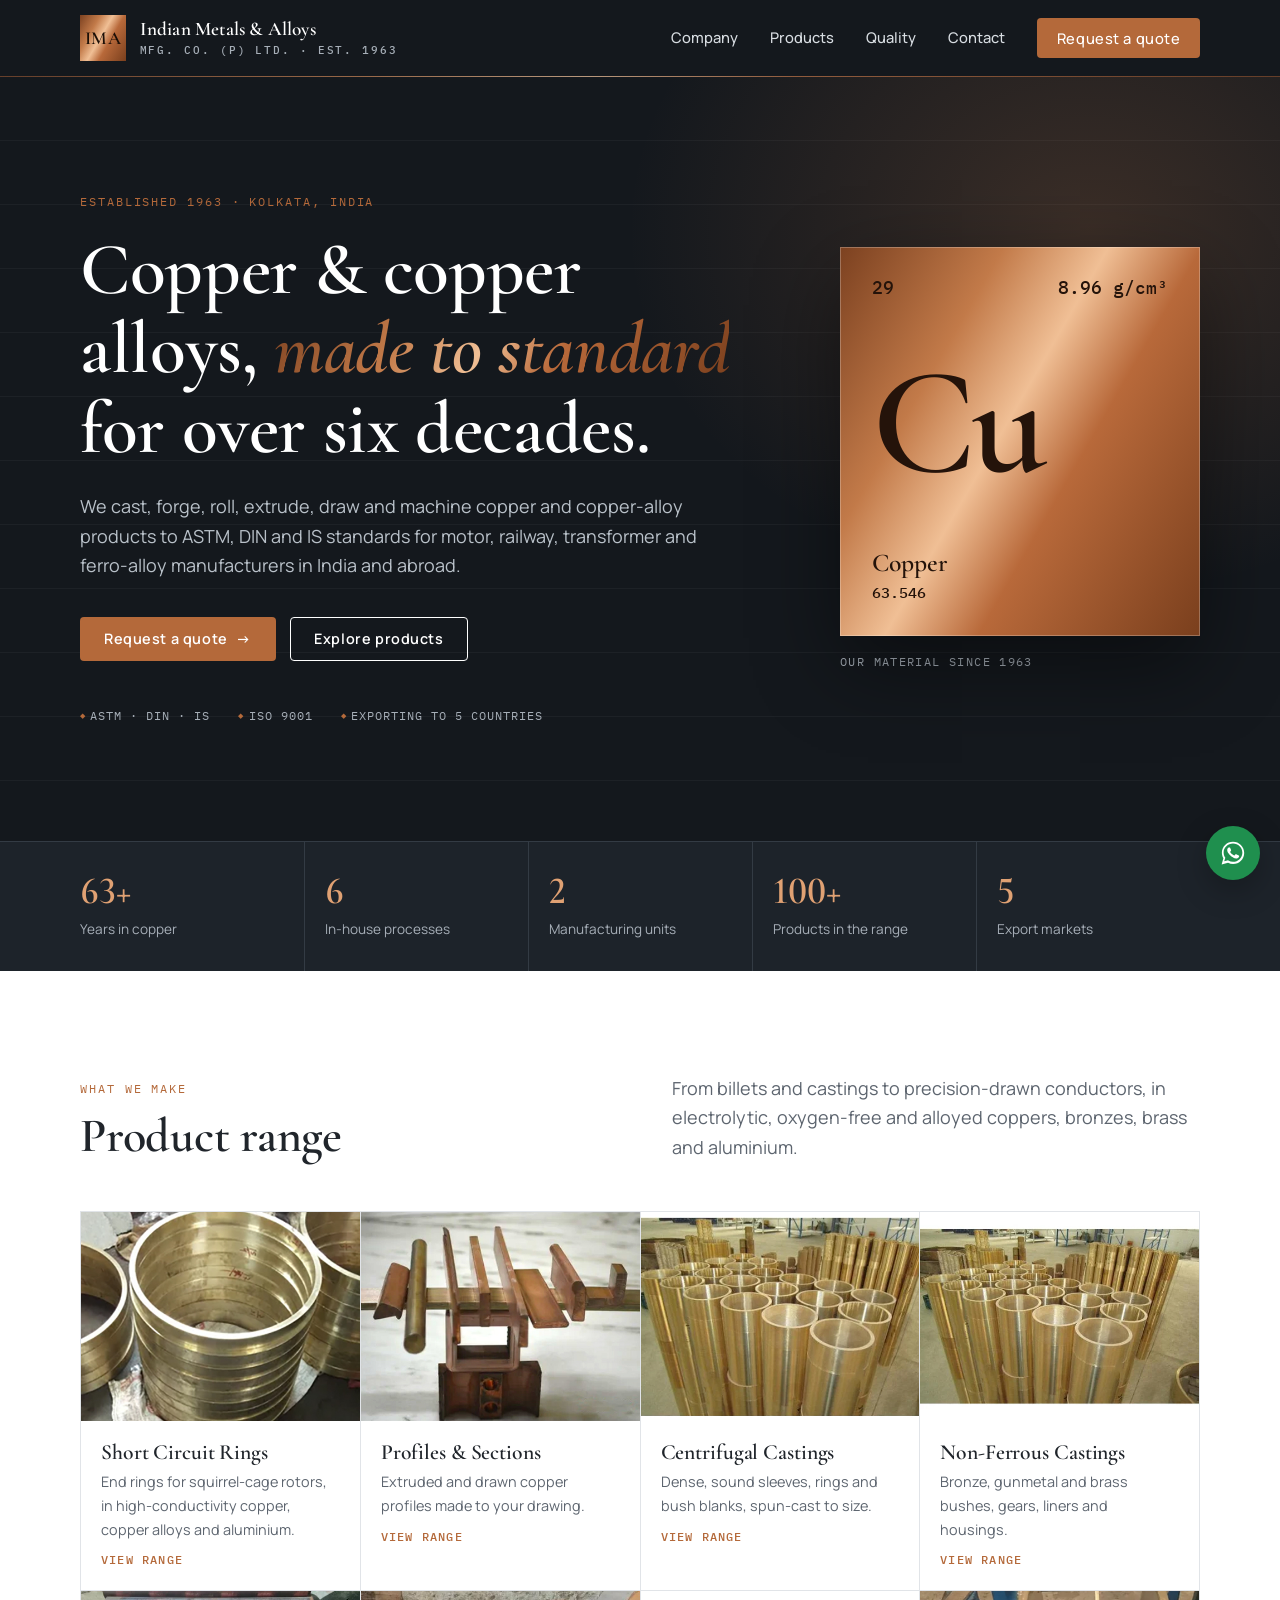
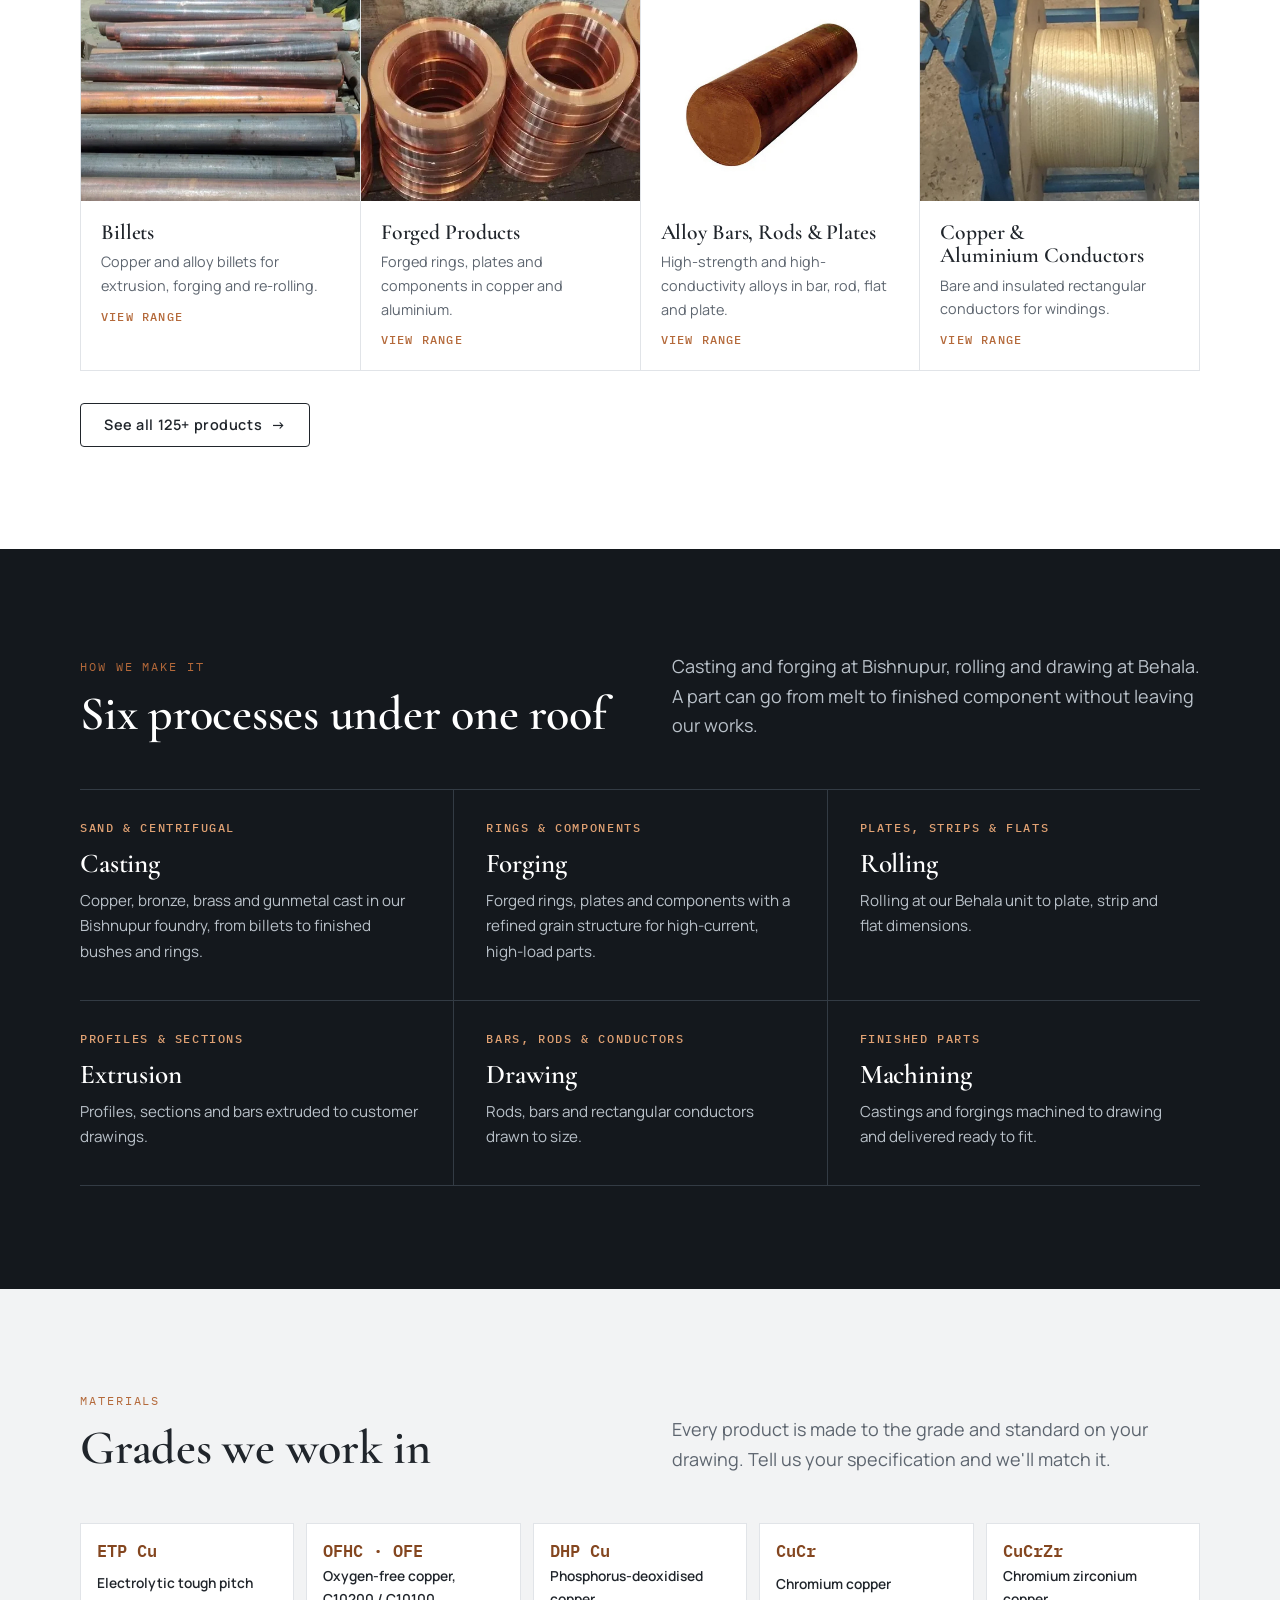
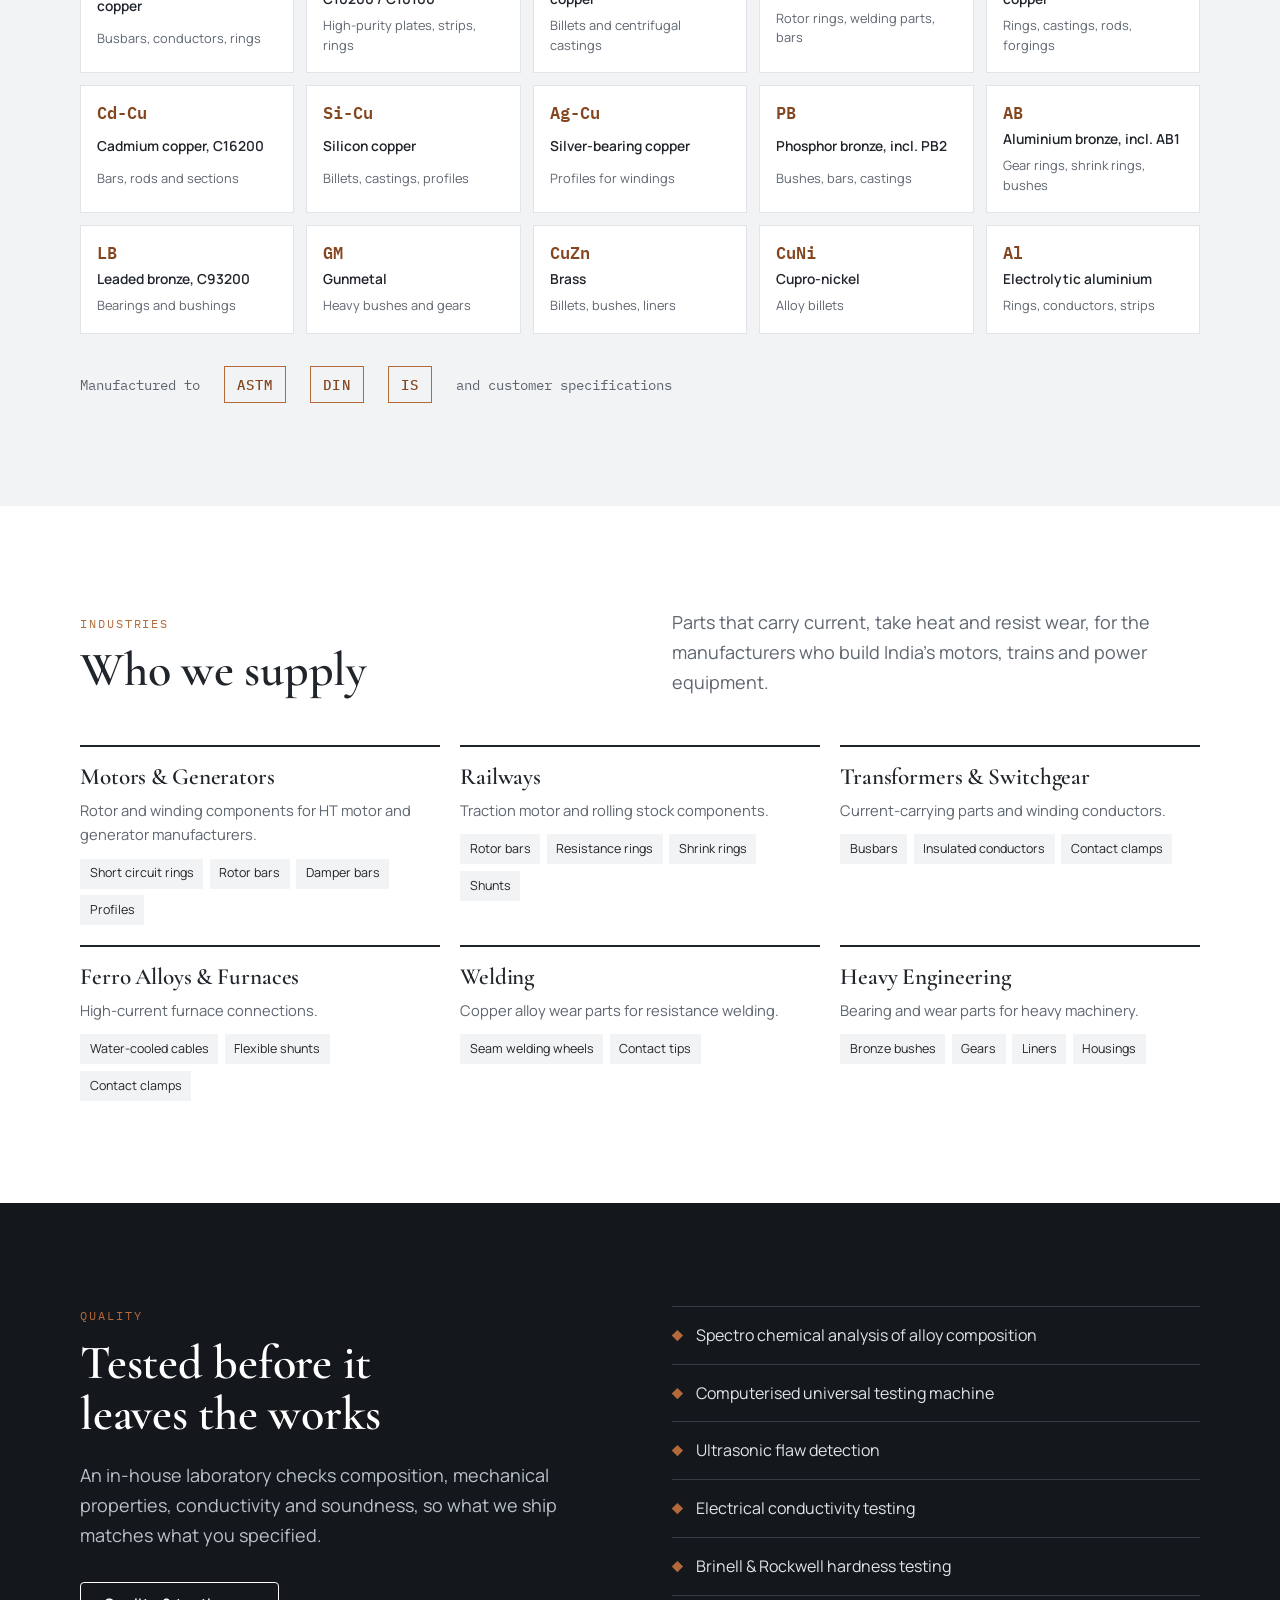
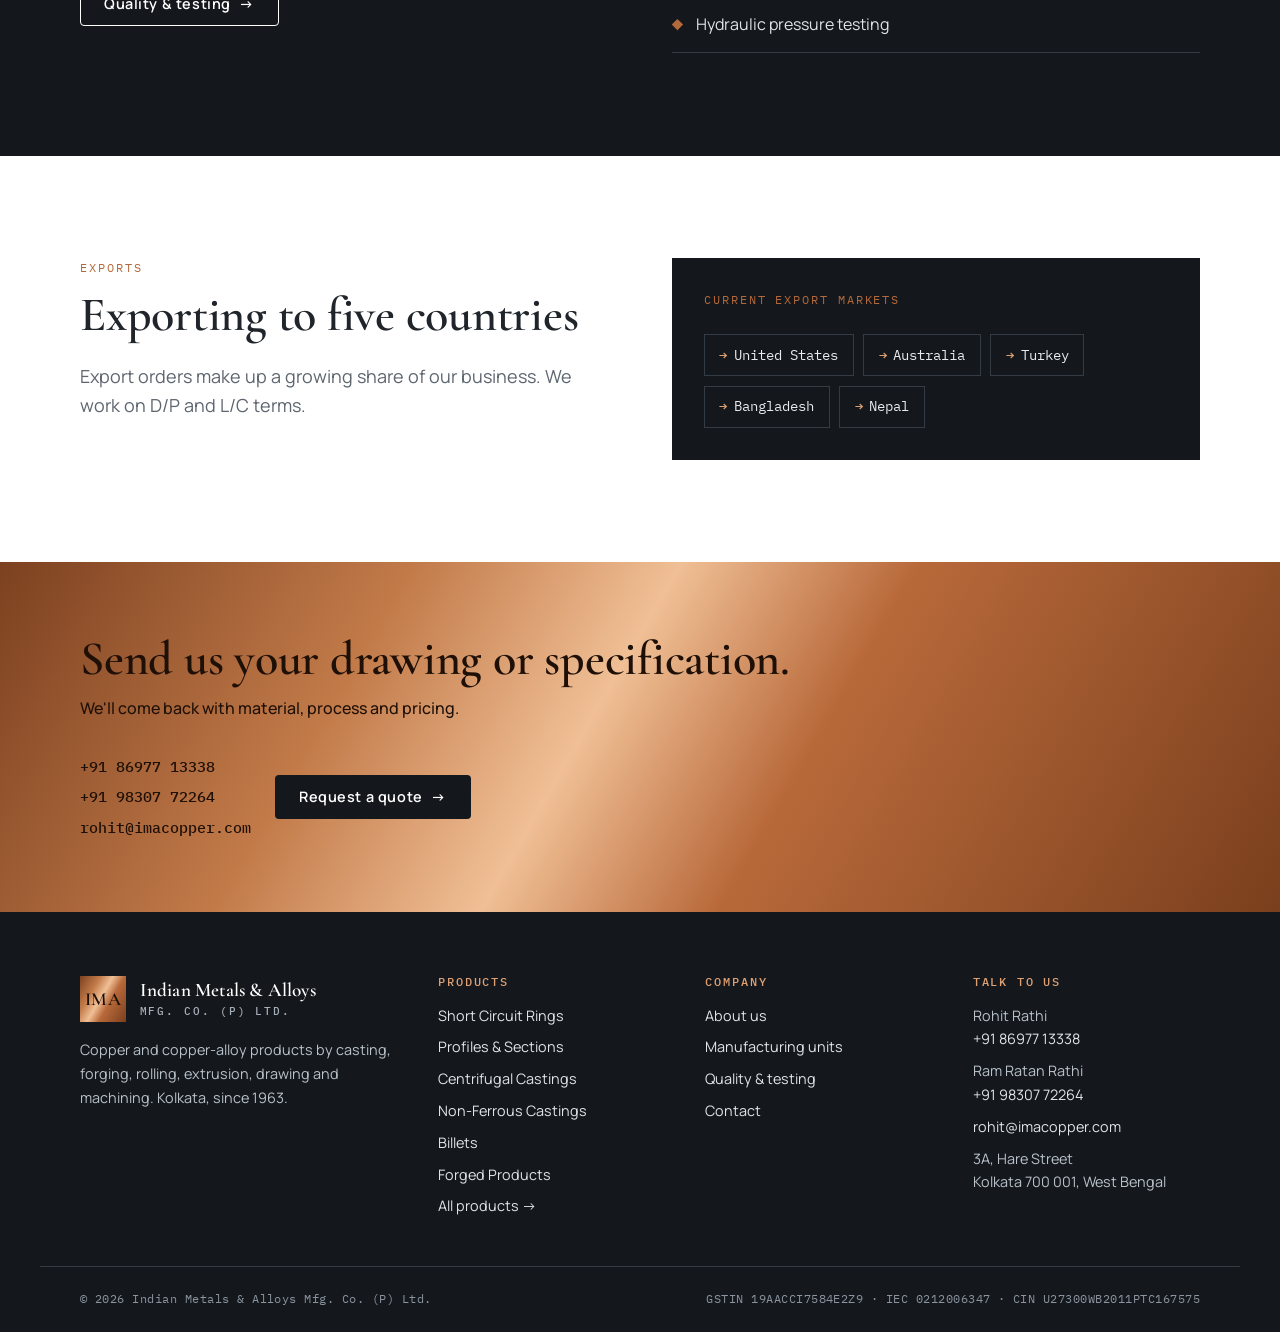
<file: index.html>
<!doctype html>
<html lang="en">
<head>
<meta charset="utf-8">
<meta name="viewport" content="width=device-width, initial-scale=1">
<title>Indian Metals &amp; Alloys Mfg. Co. (P) Ltd. | Copper &amp; Copper Alloy Products since 1963</title>
<meta name="description" content="Indian Metals &amp; Alloys Mfg. Co. (P) Ltd., Kolkata: manufacturer and exporter of copper and copper-alloy castings, forgings, profiles, billets, short circuit rings and conductors since 1963.">
<meta name="robots" content="noindex,nofollow">
<meta property="og:title" content="Indian Metals &amp; Alloys Mfg. Co. (P) Ltd. | Copper &amp; Copper Alloy Products since 1963">
<meta property="og:description" content="Indian Metals &amp; Alloys Mfg. Co. (P) Ltd., Kolkata: manufacturer and exporter of copper and copper-alloy castings, forgings, profiles, billets, short circuit rings and conductors since 1963.">
<meta name="theme-color" content="#14181d">

<link rel="preconnect" href="https://fonts.googleapis.com">
<link rel="preconnect" href="https://fonts.gstatic.com" crossorigin>
<link rel="stylesheet" href="https://fonts.googleapis.com/css2?family=Cormorant+Garamond:ital,wght@0,500;0,600;1,600&family=IBM+Plex+Mono:wght@400;500&family=Manrope:wght@400;500;600;700&display=swap">
<link rel="stylesheet" href="style.css">
<link rel="icon" href="data:image/svg+xml,%3Csvg%20xmlns%3D%22http%3A%2F%2Fwww.w3.org%2F2000%2Fsvg%22%20viewBox%3D%220%200%2064%2064%22%3E%3Crect%20width%3D%2264%22%20height%3D%2264%22%20fill%3D%22%23b4693a%22%2F%3E%3Ctext%20x%3D%2232%22%20y%3D%2244%22%20font-family%3D%22Georgia%2Cserif%22%20font-size%3D%2234%22%20font-weight%3D%22700%22%20text-anchor%3D%22middle%22%20fill%3D%22%231b0f07%22%3ECu%3C%2Ftext%3E%3C%2Fsvg%3E">

</head>
<body>
<header class="site-header">
  <div class="wrap header-row">
    <a class="brand" href="index.html" aria-label="Indian Metals &amp; Alloys Mfg. Co. (P) Ltd. home">
      <span class="brand-mark">IMA</span>
      <span class="brand-name">Indian Metals &amp; Alloys<small>Mfg. Co. (P) Ltd. · Est. 1963</small></span>
    </a>
    <button class="nav-toggle" aria-expanded="false" aria-controls="site-nav">Menu</button>
    <nav class="nav" id="site-nav"><a href="company.html">Company</a><a href="products.html">Products</a><a href="quality.html">Quality</a><a href="contact.html">Contact</a><a class="btn btn-copper" href="contact.html#enquiry">Request a quote</a></nav>
  </div>
</header>
<main>

<section class="hero">
  <div class="wrap hero-grid">
    <div>
      <p class="eyebrow">Established 1963 · Kolkata, India</p>
      <h1 style="margin-top:1.1rem">Copper &amp; copper alloys, <em>made to standard</em> for over six decades.</h1>
      <p class="lead">We cast, forge, roll, extrude, draw and machine copper and copper-alloy products to ASTM, DIN and IS standards for motor, railway, transformer and ferro-alloy manufacturers in India and abroad.</p>
      <div class="hero-actions">
        <a class="btn btn-copper arrow" href="contact.html#enquiry">Request a quote</a>
        <a class="btn btn-line" href="products.html">Explore products</a>
      </div>
      <div class="hero-meta"><span>ASTM · DIN · IS</span><span>ISO 9001</span><span>Exporting to 5 countries</span></div>
    </div>
    <div>
      <div class="element" role="img" aria-label="Copper, element 29">
        <div class="num"><span>29</span><span>8.96 g/cm³</span></div>
        <div class="sym">Cu</div>
        <div><div class="name">Copper</div><div class="mass">63.546</div></div>
      </div>
      <p class="element-caption">Our material since 1963</p>
    </div>
  </div>
</section>

<section class="figures">
  <div class="wrap figures-row">
    <div class="figure"><b>63+</b><span>Years in copper</span></div>
    <div class="figure"><b>6</b><span>In-house processes</span></div>
    <div class="figure"><b>2</b><span>Manufacturing units</span></div>
    <div class="figure"><b>100+</b><span>Products in the range</span></div>
    <div class="figure"><b>5</b><span>Export markets</span></div>
  </div>
</section>

<section class="section on-light">
  <div class="wrap">
    <div class="section-head">
      <div><p class="eyebrow">What we make</p><h2>Product range</h2></div>
      <p class="lead">From billets and castings to precision-drawn conductors, in electrolytic, oxygen-free and alloyed coppers, bronzes, brass and aluminium.</p>
    </div>
    <div class="divisions">
    <a class="division" href="products.html#short-circuit-rings">
      <div class="ph"><img src="images/Copper-Chromium-Zirconium-Alloys-CuCrZr-Short-Circuit-Ring.jpg" alt="Short Circuit Rings" loading="lazy"></div>
      <div class="tx"><h3>Short Circuit Rings</h3><p>End rings for squirrel-cage rotors, in high-conductivity copper, copper alloys and aluminium.</p><span class="more">View range</span></div>
    </a>
    <a class="division" href="products.html#profiles-sections">
      <div class="ph"><img src="images/ETP-Grade-Copper-Profiles-Sections.jpg" alt="Profiles &amp; Sections" loading="lazy"></div>
      <div class="tx"><h3>Profiles &amp; Sections</h3><p>Extruded and drawn copper profiles made to your drawing.</p><span class="more">View range</span></div>
    </a>
    <a class="division" href="products.html#centrifugal-castings">
      <div class="ph"><img src="images/Brass-Centrifugal-Casting.jpg" alt="Centrifugal Castings" loading="lazy"></div>
      <div class="tx"><h3>Centrifugal Castings</h3><p>Dense, sound sleeves, rings and bush blanks, spun-cast to size.</p><span class="more">View range</span></div>
    </a>
    <a class="division" href="products.html#non-ferrous-castings">
      <div class="ph"><img src="images/Non-Ferrous-Centrifugal-Castings.jpg" alt="Non-Ferrous Castings" loading="lazy"></div>
      <div class="tx"><h3>Non-Ferrous Castings</h3><p>Bronze, gunmetal and brass bushes, gears, liners and housings.</p><span class="more">View range</span></div>
    </a>
    <a class="division" href="products.html#billets">
      <div class="ph"><img src="images/ETP-Copper-Billets.jpg" alt="Billets" loading="lazy"></div>
      <div class="tx"><h3>Billets</h3><p>Copper and alloy billets for extrusion, forging and re-rolling.</p><span class="more">View range</span></div>
    </a>
    <a class="division" href="products.html#forged-products">
      <div class="ph"><img src="images/Copper-Forged-Ring.jpg" alt="Forged Products" loading="lazy"></div>
      <div class="tx"><h3>Forged Products</h3><p>Forged rings, plates and components in copper and aluminium.</p><span class="more">View range</span></div>
    </a>
    <a class="division" href="products.html#copper-alloys">
      <div class="ph"><img src="images/Chromium-Copper-Bars-Rods-Flats.jpg" alt="Alloy Bars, Rods &amp; Plates" loading="lazy"></div>
      <div class="tx"><h3>Alloy Bars, Rods &amp; Plates</h3><p>High-strength and high-conductivity alloys in bar, rod, flat and plate.</p><span class="more">View range</span></div>
    </a>
    <a class="division" href="products.html#conductors">
      <div class="ph"><img src="images/CNC-Nomex-Copper-Conductors.jpg" alt="Copper &amp; Aluminium Conductors" loading="lazy"></div>
      <div class="tx"><h3>Copper &amp; Aluminium Conductors</h3><p>Bare and insulated rectangular conductors for windings.</p><span class="more">View range</span></div>
    </a></div>
    <p style="margin-top:2rem"><a class="btn btn-line arrow" href="products.html">See all 125+ products</a></p>
  </div>
</section>

<section class="section dark">
  <div class="wrap">
    <div class="section-head">
      <div><p class="eyebrow">How we make it</p><h2>Six processes under one roof</h2></div>
      <p class="lead">Casting and forging at Bishnupur, rolling and drawing at Behala. A part can go from melt to finished component without leaving our works.</p>
    </div>
    <div class="processes"><div class="process"><span class="tag">Sand & centrifugal</span><h3>Casting</h3><p>Copper, bronze, brass and gunmetal cast in our Bishnupur foundry, from billets to finished bushes and rings.</p></div><div class="process"><span class="tag">Rings & components</span><h3>Forging</h3><p>Forged rings, plates and components with a refined grain structure for high-current, high-load parts.</p></div><div class="process"><span class="tag">Plates, strips & flats</span><h3>Rolling</h3><p>Rolling at our Behala unit to plate, strip and flat dimensions.</p></div><div class="process"><span class="tag">Profiles & sections</span><h3>Extrusion</h3><p>Profiles, sections and bars extruded to customer drawings.</p></div><div class="process"><span class="tag">Bars, rods & conductors</span><h3>Drawing</h3><p>Rods, bars and rectangular conductors drawn to size.</p></div><div class="process"><span class="tag">Finished parts</span><h3>Machining</h3><p>Castings and forgings machined to drawing and delivered ready to fit.</p></div></div>
  </div>
</section>

<section class="section mist">
  <div class="wrap">
    <div class="section-head">
      <div><p class="eyebrow">Materials</p><h2>Grades we work in</h2></div>
      <p class="lead">Every product is made to the grade and standard on your drawing. Tell us your specification and we'll match it.</p>
    </div>
    <div class="materials"><div class="alloy"><span class="code">ETP Cu</span><span class="full">Electrolytic tough pitch copper</span><span class="use">Busbars, conductors, rings</span></div><div class="alloy"><span class="code">OFHC · OFE</span><span class="full">Oxygen-free copper, C10200 / C10100</span><span class="use">High-purity plates, strips, rings</span></div><div class="alloy"><span class="code">DHP Cu</span><span class="full">Phosphorus-deoxidised copper</span><span class="use">Billets and centrifugal castings</span></div><div class="alloy"><span class="code">CuCr</span><span class="full">Chromium copper</span><span class="use">Rotor rings, welding parts, bars</span></div><div class="alloy"><span class="code">CuCrZr</span><span class="full">Chromium zirconium copper</span><span class="use">Rings, castings, rods, forgings</span></div><div class="alloy"><span class="code">Cd-Cu</span><span class="full">Cadmium copper, C16200</span><span class="use">Bars, rods and sections</span></div><div class="alloy"><span class="code">Si-Cu</span><span class="full">Silicon copper</span><span class="use">Billets, castings, profiles</span></div><div class="alloy"><span class="code">Ag-Cu</span><span class="full">Silver-bearing copper</span><span class="use">Profiles for windings</span></div><div class="alloy"><span class="code">PB</span><span class="full">Phosphor bronze, incl. PB2</span><span class="use">Bushes, bars, castings</span></div><div class="alloy"><span class="code">AB</span><span class="full">Aluminium bronze, incl. AB1</span><span class="use">Gear rings, shrink rings, bushes</span></div><div class="alloy"><span class="code">LB</span><span class="full">Leaded bronze, C93200</span><span class="use">Bearings and bushings</span></div><div class="alloy"><span class="code">GM</span><span class="full">Gunmetal</span><span class="use">Heavy bushes and gears</span></div><div class="alloy"><span class="code">CuZn</span><span class="full">Brass</span><span class="use">Billets, bushes, liners</span></div><div class="alloy"><span class="code">CuNi</span><span class="full">Cupro-nickel</span><span class="use">Alloy billets</span></div><div class="alloy"><span class="code">Al</span><span class="full">Electrolytic aluminium</span><span class="use">Rings, conductors, strips</span></div></div>
    <div class="standards"><span style="color:var(--muted)">Manufactured to</span><b>ASTM</b><b>DIN</b><b>IS</b><span style="color:var(--muted)">and customer specifications</span></div>
  </div>
</section>

<section class="section">
  <div class="wrap">
    <div class="section-head">
      <div><p class="eyebrow">Industries</p><h2>Who we supply</h2></div>
      <p class="lead">Parts that carry current, take heat and resist wear, for the manufacturers who build India's motors, trains and power equipment.</p>
    </div>
    <div class="industries"><a class="industry" href="products.html#ht-motors" style="text-decoration:none"><h3>Motors & Generators</h3><p>Rotor and winding components for HT motor and generator manufacturers.</p><ul><li>Short circuit rings</li><li>Rotor bars</li><li>Damper bars</li><li>Profiles</li></ul></a><a class="industry" href="products.html#railways" style="text-decoration:none"><h3>Railways</h3><p>Traction motor and rolling stock components.</p><ul><li>Rotor bars</li><li>Resistance rings</li><li>Shrink rings</li><li>Shunts</li></ul></a><a class="industry" href="products.html#transformers-switchgear" style="text-decoration:none"><h3>Transformers & Switchgear</h3><p>Current-carrying parts and winding conductors.</p><ul><li>Busbars</li><li>Insulated conductors</li><li>Contact clamps</li></ul></a><a class="industry" href="products.html#ferro-alloys" style="text-decoration:none"><h3>Ferro Alloys & Furnaces</h3><p>High-current furnace connections.</p><ul><li>Water-cooled cables</li><li>Flexible shunts</li><li>Contact clamps</li></ul></a><a class="industry" href="products.html#welding" style="text-decoration:none"><h3>Welding</h3><p>Copper alloy wear parts for resistance welding.</p><ul><li>Seam welding wheels</li><li>Contact tips</li></ul></a><a class="industry" href="products.html#non-ferrous-castings" style="text-decoration:none"><h3>Heavy Engineering</h3><p>Bearing and wear parts for heavy machinery.</p><ul><li>Bronze bushes</li><li>Gears</li><li>Liners</li><li>Housings</li></ul></a></div>
  </div>
</section>

<section class="section dark">
  <div class="wrap split">
    <div>
      <p class="eyebrow">Quality</p>
      <h2 style="margin-top:.75rem">Tested before it leaves the works</h2>
      <p class="lead" style="margin-top:1.25rem">An in-house laboratory checks composition, mechanical properties, conductivity and soundness, so what we ship matches what you specified.</p>
      <p style="margin-top:2rem"><a class="btn btn-line arrow" href="quality.html">Quality &amp; testing</a></p>
    </div>
    <ul class="checklist">
      <li>Spectro chemical analysis of alloy composition</li>
      <li>Computerised universal testing machine</li>
      <li>Ultrasonic flaw detection</li>
      <li>Electrical conductivity testing</li>
      <li>Brinell &amp; Rockwell hardness testing</li>
      <li>Hydraulic pressure testing</li>
    </ul>
  </div>
</section>

<section class="section">
  <div class="wrap split">
    <div>
      <p class="eyebrow">Exports</p>
      <h2 style="margin-top:.75rem">Exporting to five countries</h2>
      <p class="lead" style="margin-top:1.25rem">Export orders make up a growing share of our business. We work on D/P and L/C terms.</p>
    </div>
    <div class="section dark" style="padding:2rem">
      <p class="eyebrow">Current export markets</p>
      <div class="markets"><span class="market"><b>→</b>United States</span><span class="market"><b>→</b>Australia</span><span class="market"><b>→</b>Turkey</span><span class="market"><b>→</b>Bangladesh</span><span class="market"><b>→</b>Nepal</span></div>
    </div>
  </div>
</section>

<section class="cta">
  <div class="wrap">
    <div>
      <h2>Send us your drawing or specification.</h2>
      <p>We'll come back with material, process and pricing.</p>
    </div>
    <div style="display:flex;flex-wrap:wrap;gap:1.5rem;align-items:center">
      <div class="phones"><a href="tel:+918697713338">+91 86977 13338</a><a href="tel:+919830772264">+91 98307 72264</a><a href="mailto:rohit@imacopper.com">rohit@imacopper.com</a></div>
      <a class="btn btn-ink arrow" href="contact.html#enquiry">Request a quote</a>
    </div>
  </div>
</section>
</main>
<footer class="site-footer">
  <div class="wrap footer-grid">
    <div class="footer-brand">
      <a class="brand" href="index.html"><span class="brand-mark">IMA</span><span class="brand-name" style="color:#fff">Indian Metals &amp; Alloys<small>Mfg. Co. (P) Ltd.</small></span></a>
      <p>Copper and copper-alloy products by casting, forging, rolling, extrusion, drawing and machining. Kolkata, since 1963.</p>
    </div>
    <div><h4>Products</h4><ul><li><a href="products.html#short-circuit-rings">Short Circuit Rings</a></li><li><a href="products.html#profiles-sections">Profiles &amp; Sections</a></li><li><a href="products.html#centrifugal-castings">Centrifugal Castings</a></li><li><a href="products.html#non-ferrous-castings">Non-Ferrous Castings</a></li><li><a href="products.html#billets">Billets</a></li><li><a href="products.html#forged-products">Forged Products</a></li><li><a href="products.html">All products →</a></li></ul></div>
    <div><h4>Company</h4><ul><li><a href="company.html">About us</a></li><li><a href="company.html#units">Manufacturing units</a></li><li><a href="quality.html">Quality &amp; testing</a></li><li><a href="contact.html">Contact</a></li></ul></div>
    <div><h4>Talk to us</h4><ul><li>Rohit Rathi<br><a href="tel:+918697713338">+91 86977 13338</a></li><li>Ram Ratan Rathi<br><a href="tel:+919830772264">+91 98307 72264</a></li><li><a href="mailto:rohit@imacopper.com">rohit@imacopper.com</a></li><li>3A, Hare Street<br>Kolkata 700 001, West Bengal</li></ul></div>
  </div>
  <div class="wrap legal">
    <span>© 2026 Indian Metals &amp; Alloys Mfg. Co. (P) Ltd.</span>
    <span>GSTIN 19AACCI7584E2Z9 · IEC 0212006347 · CIN U27300WB2011PTC167575</span>
  </div>
</footer>
<a class="wa" href="https://wa.me/918697713338?text=Hello%2C%20I%20have%20an%20enquiry%20for%20Indian%20Metals%20%26%20Alloys." target="_blank" rel="noopener" aria-label="Chat on WhatsApp"><svg viewBox="0 0 32 32" aria-hidden="true"><path d="M16 3C9 3 3.3 8.6 3.3 15.6c0 2.2.6 4.4 1.7 6.3L3 29l7.3-1.9c1.8 1 3.8 1.5 5.8 1.5 7 0 12.7-5.7 12.7-12.6C28.8 8.6 23 3 16 3zm0 23.1c-1.9 0-3.7-.5-5.3-1.5l-.4-.2-4.3 1.1 1.2-4.2-.3-.4c-1.1-1.7-1.6-3.6-1.6-5.6C5.3 9.9 10.1 5.2 16 5.2s10.7 4.7 10.7 10.5S21.9 26.1 16 26.1zm5.9-7.8c-.3-.2-1.9-.9-2.2-1s-.5-.2-.7.2-.8 1-1 1.2-.4.2-.7.1c-.3-.2-1.4-.5-2.6-1.6-1-.9-1.6-1.9-1.8-2.2s0-.5.1-.6l.5-.6c.2-.2.2-.4.3-.6.1-.2 0-.4 0-.6l-1-2.4c-.3-.6-.5-.5-.7-.5h-.6c-.2 0-.6.1-.9.4-.3.3-1.2 1.1-1.2 2.8s1.2 3.2 1.4 3.5c.2.2 2.4 3.6 5.8 5 .8.4 1.4.6 1.9.7.8.3 1.5.2 2.1.1.6-.1 1.9-.8 2.2-1.5.3-.7.3-1.4.2-1.5-.1-.2-.3-.3-.6-.4z"/></svg></a>
<script src="site.js"></script>
</body>
</html>
</file>
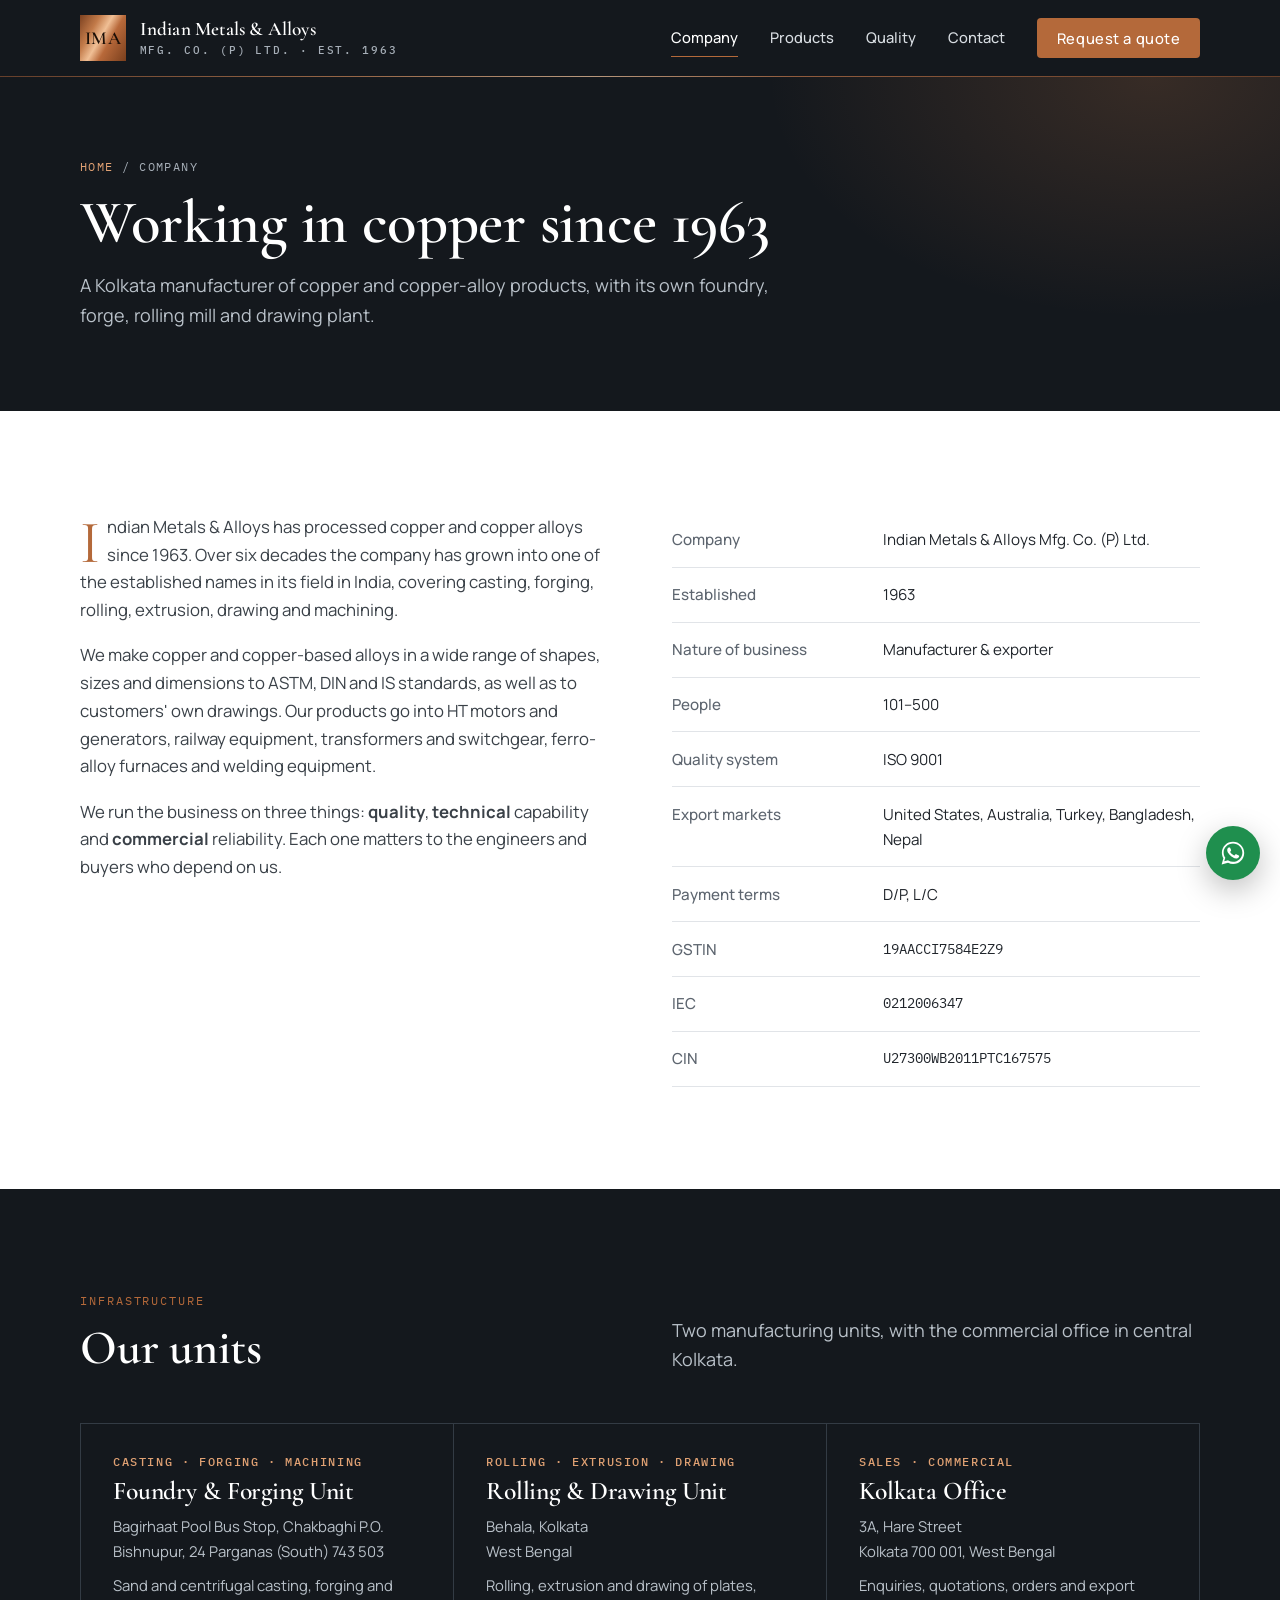
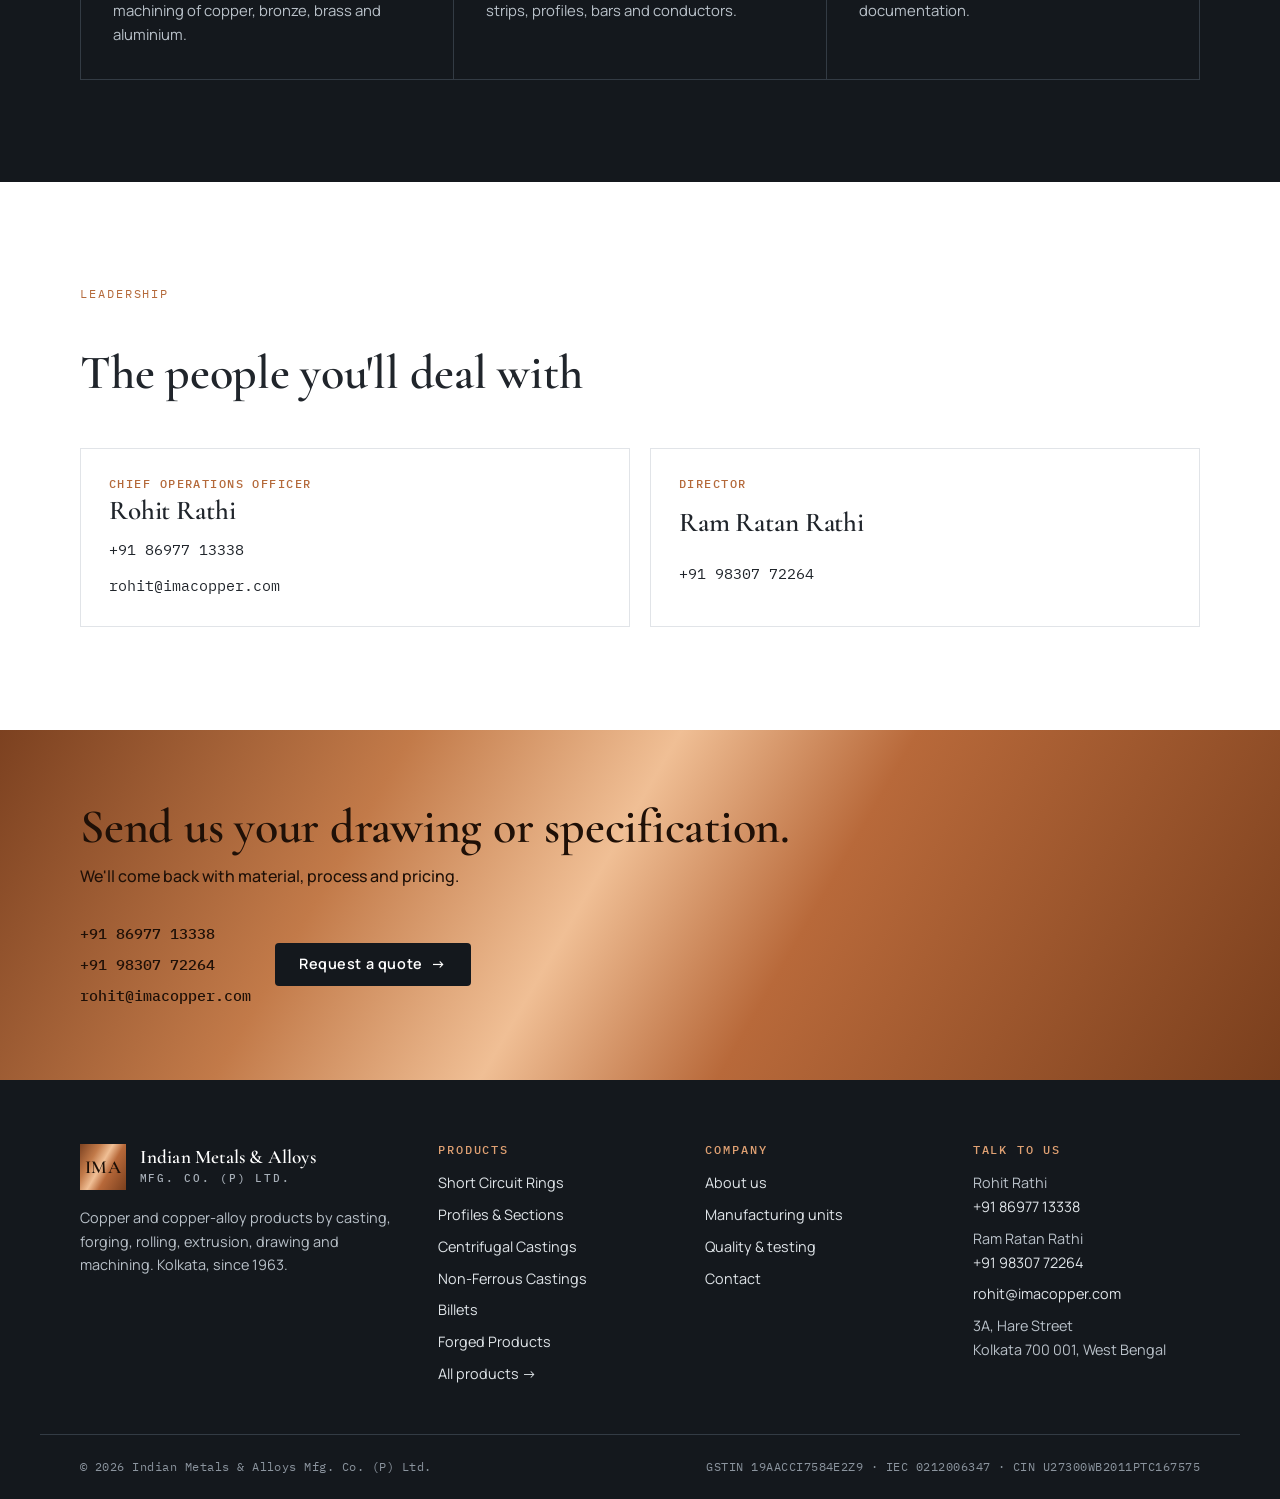
<file: company.html>
<!doctype html>
<html lang="en">
<head>
<meta charset="utf-8">
<meta name="viewport" content="width=device-width, initial-scale=1">
<title>Company | Indian Metals &amp; Alloys</title>
<meta name="description" content="Indian Metals &amp; Alloys Mfg. Co. (P) Ltd.: copper and copper-alloy manufacturer in Kolkata since 1963, with foundry, forging, rolling and drawing units.">
<meta name="robots" content="noindex,nofollow">
<meta property="og:title" content="Company | Indian Metals &amp; Alloys">
<meta property="og:description" content="Indian Metals &amp; Alloys Mfg. Co. (P) Ltd.: copper and copper-alloy manufacturer in Kolkata since 1963, with foundry, forging, rolling and drawing units.">
<meta name="theme-color" content="#14181d">

<link rel="preconnect" href="https://fonts.googleapis.com">
<link rel="preconnect" href="https://fonts.gstatic.com" crossorigin>
<link rel="stylesheet" href="https://fonts.googleapis.com/css2?family=Cormorant+Garamond:ital,wght@0,500;0,600;1,600&family=IBM+Plex+Mono:wght@400;500&family=Manrope:wght@400;500;600;700&display=swap">
<link rel="stylesheet" href="style.css">
<link rel="icon" href="data:image/svg+xml,%3Csvg%20xmlns%3D%22http%3A%2F%2Fwww.w3.org%2F2000%2Fsvg%22%20viewBox%3D%220%200%2064%2064%22%3E%3Crect%20width%3D%2264%22%20height%3D%2264%22%20fill%3D%22%23b4693a%22%2F%3E%3Ctext%20x%3D%2232%22%20y%3D%2244%22%20font-family%3D%22Georgia%2Cserif%22%20font-size%3D%2234%22%20font-weight%3D%22700%22%20text-anchor%3D%22middle%22%20fill%3D%22%231b0f07%22%3ECu%3C%2Ftext%3E%3C%2Fsvg%3E">

</head>
<body>
<header class="site-header">
  <div class="wrap header-row">
    <a class="brand" href="index.html" aria-label="Indian Metals &amp; Alloys Mfg. Co. (P) Ltd. home">
      <span class="brand-mark">IMA</span>
      <span class="brand-name">Indian Metals &amp; Alloys<small>Mfg. Co. (P) Ltd. · Est. 1963</small></span>
    </a>
    <button class="nav-toggle" aria-expanded="false" aria-controls="site-nav">Menu</button>
    <nav class="nav" id="site-nav"><a href="company.html" aria-current="page">Company</a><a href="products.html">Products</a><a href="quality.html">Quality</a><a href="contact.html">Contact</a><a class="btn btn-copper" href="contact.html#enquiry">Request a quote</a></nav>
  </div>
</header>
<main>

<section class="page-head">
  <div class="wrap">
    <p class="crumbs"><a href="index.html">Home</a> / Company</p>
    <h1>Working in copper since 1963</h1>
    <p class="lead">A Kolkata manufacturer of copper and copper-alloy products, with its own foundry, forge, rolling mill and drawing plant.</p>
  </div>
</section>

<section class="section">
  <div class="wrap split">
    <div class="prose">
      <p>Indian Metals &amp; Alloys has processed copper and copper alloys since 1963. Over six decades the company has grown into one of the established names in its field in India, covering casting, forging, rolling, extrusion, drawing and machining.</p>
      <p>We make copper and copper-based alloys in a wide range of shapes, sizes and dimensions to ASTM, DIN and IS standards, as well as to customers' own drawings. Our products go into HT motors and generators, railway equipment, transformers and switchgear, ferro-alloy furnaces and welding equipment.</p>
      <p>We run the business on three things: <strong>quality</strong>, <strong>technical</strong> capability and <strong>commercial</strong> reliability. Each one matters to the engineers and buyers who depend on us.</p>
    </div>
    <table class="factsheet">
      <tbody>
        <tr><th>Company</th><td>Indian Metals &amp; Alloys Mfg. Co. (P) Ltd.</td></tr>
        <tr><th>Established</th><td>1963</td></tr>
        <tr><th>Nature of business</th><td>Manufacturer &amp; exporter</td></tr>
        <tr><th>People</th><td>101–500</td></tr>
        <tr><th>Quality system</th><td>ISO 9001</td></tr>
        <tr><th>Export markets</th><td>United States, Australia, Turkey, Bangladesh, Nepal</td></tr>
        <tr><th>Payment terms</th><td>D/P, L/C</td></tr>
        <tr><th>GSTIN</th><td class="mono">19AACCI7584E2Z9</td></tr>
        <tr><th>IEC</th><td class="mono">0212006347</td></tr>
        <tr><th>CIN</th><td class="mono">U27300WB2011PTC167575</td></tr>
      </tbody>
    </table>
  </div>
</section>

<section class="section dark" id="units">
  <div class="wrap">
    <div class="section-head">
      <div><p class="eyebrow">Infrastructure</p><h2>Our units</h2></div>
      <p class="lead">Two manufacturing units, with the commercial office in central Kolkata.</p>
    </div>
    <div class="units">
      <div class="unit"><span class="kind">Casting · Forging · Machining</span><h3>Foundry &amp; Forging Unit</h3><p>Bagirhaat Pool Bus Stop, Chakbaghi P.O.<br>Bishnupur, 24 Parganas (South) 743 503</p><p>Sand and centrifugal casting, forging and machining of copper, bronze, brass and aluminium.</p></div>
      <div class="unit"><span class="kind">Rolling · Extrusion · Drawing</span><h3>Rolling &amp; Drawing Unit</h3><p>Behala, Kolkata<br>West Bengal</p><p>Rolling, extrusion and drawing of plates, strips, profiles, bars and conductors.</p></div>
      <div class="unit"><span class="kind">Sales · Commercial</span><h3>Kolkata Office</h3><p>3A, Hare Street<br>Kolkata 700 001, West Bengal</p><p>Enquiries, quotations, orders and export documentation.</p></div>
    </div>
  </div>
</section>

<section class="section">
  <div class="wrap">
    <div class="section-head single"><p class="eyebrow">Leadership</p><h2>The people you'll deal with</h2></div>
    <div class="people"><div class="person"><span class="role">Chief Operations Officer</span><h3>Rohit Rathi</h3><a href="tel:+918697713338">+91 86977 13338</a><a href="mailto:rohit@imacopper.com">rohit@imacopper.com</a></div><div class="person"><span class="role">Director</span><h3>Ram Ratan Rathi</h3><a href="tel:+919830772264">+91 98307 72264</a></div></div>
  </div>
</section>
<section class="cta">
  <div class="wrap">
    <div>
      <h2>Send us your drawing or specification.</h2>
      <p>We'll come back with material, process and pricing.</p>
    </div>
    <div style="display:flex;flex-wrap:wrap;gap:1.5rem;align-items:center">
      <div class="phones"><a href="tel:+918697713338">+91 86977 13338</a><a href="tel:+919830772264">+91 98307 72264</a><a href="mailto:rohit@imacopper.com">rohit@imacopper.com</a></div>
      <a class="btn btn-ink arrow" href="contact.html#enquiry">Request a quote</a>
    </div>
  </div>
</section>
</main>
<footer class="site-footer">
  <div class="wrap footer-grid">
    <div class="footer-brand">
      <a class="brand" href="index.html"><span class="brand-mark">IMA</span><span class="brand-name" style="color:#fff">Indian Metals &amp; Alloys<small>Mfg. Co. (P) Ltd.</small></span></a>
      <p>Copper and copper-alloy products by casting, forging, rolling, extrusion, drawing and machining. Kolkata, since 1963.</p>
    </div>
    <div><h4>Products</h4><ul><li><a href="products.html#short-circuit-rings">Short Circuit Rings</a></li><li><a href="products.html#profiles-sections">Profiles &amp; Sections</a></li><li><a href="products.html#centrifugal-castings">Centrifugal Castings</a></li><li><a href="products.html#non-ferrous-castings">Non-Ferrous Castings</a></li><li><a href="products.html#billets">Billets</a></li><li><a href="products.html#forged-products">Forged Products</a></li><li><a href="products.html">All products →</a></li></ul></div>
    <div><h4>Company</h4><ul><li><a href="company.html">About us</a></li><li><a href="company.html#units">Manufacturing units</a></li><li><a href="quality.html">Quality &amp; testing</a></li><li><a href="contact.html">Contact</a></li></ul></div>
    <div><h4>Talk to us</h4><ul><li>Rohit Rathi<br><a href="tel:+918697713338">+91 86977 13338</a></li><li>Ram Ratan Rathi<br><a href="tel:+919830772264">+91 98307 72264</a></li><li><a href="mailto:rohit@imacopper.com">rohit@imacopper.com</a></li><li>3A, Hare Street<br>Kolkata 700 001, West Bengal</li></ul></div>
  </div>
  <div class="wrap legal">
    <span>© 2026 Indian Metals &amp; Alloys Mfg. Co. (P) Ltd.</span>
    <span>GSTIN 19AACCI7584E2Z9 · IEC 0212006347 · CIN U27300WB2011PTC167575</span>
  </div>
</footer>
<a class="wa" href="https://wa.me/918697713338?text=Hello%2C%20I%20have%20an%20enquiry%20for%20Indian%20Metals%20%26%20Alloys." target="_blank" rel="noopener" aria-label="Chat on WhatsApp"><svg viewBox="0 0 32 32" aria-hidden="true"><path d="M16 3C9 3 3.3 8.6 3.3 15.6c0 2.2.6 4.4 1.7 6.3L3 29l7.3-1.9c1.8 1 3.8 1.5 5.8 1.5 7 0 12.7-5.7 12.7-12.6C28.8 8.6 23 3 16 3zm0 23.1c-1.9 0-3.7-.5-5.3-1.5l-.4-.2-4.3 1.1 1.2-4.2-.3-.4c-1.1-1.7-1.6-3.6-1.6-5.6C5.3 9.9 10.1 5.2 16 5.2s10.7 4.7 10.7 10.5S21.9 26.1 16 26.1zm5.9-7.8c-.3-.2-1.9-.9-2.2-1s-.5-.2-.7.2-.8 1-1 1.2-.4.2-.7.1c-.3-.2-1.4-.5-2.6-1.6-1-.9-1.6-1.9-1.8-2.2s0-.5.1-.6l.5-.6c.2-.2.2-.4.3-.6.1-.2 0-.4 0-.6l-1-2.4c-.3-.6-.5-.5-.7-.5h-.6c-.2 0-.6.1-.9.4-.3.3-1.2 1.1-1.2 2.8s1.2 3.2 1.4 3.5c.2.2 2.4 3.6 5.8 5 .8.4 1.4.6 1.9.7.8.3 1.5.2 2.1.1.6-.1 1.9-.8 2.2-1.5.3-.7.3-1.4.2-1.5-.1-.2-.3-.3-.6-.4z"/></svg></a>
<script src="site.js"></script>
</body>
</html>
</file>
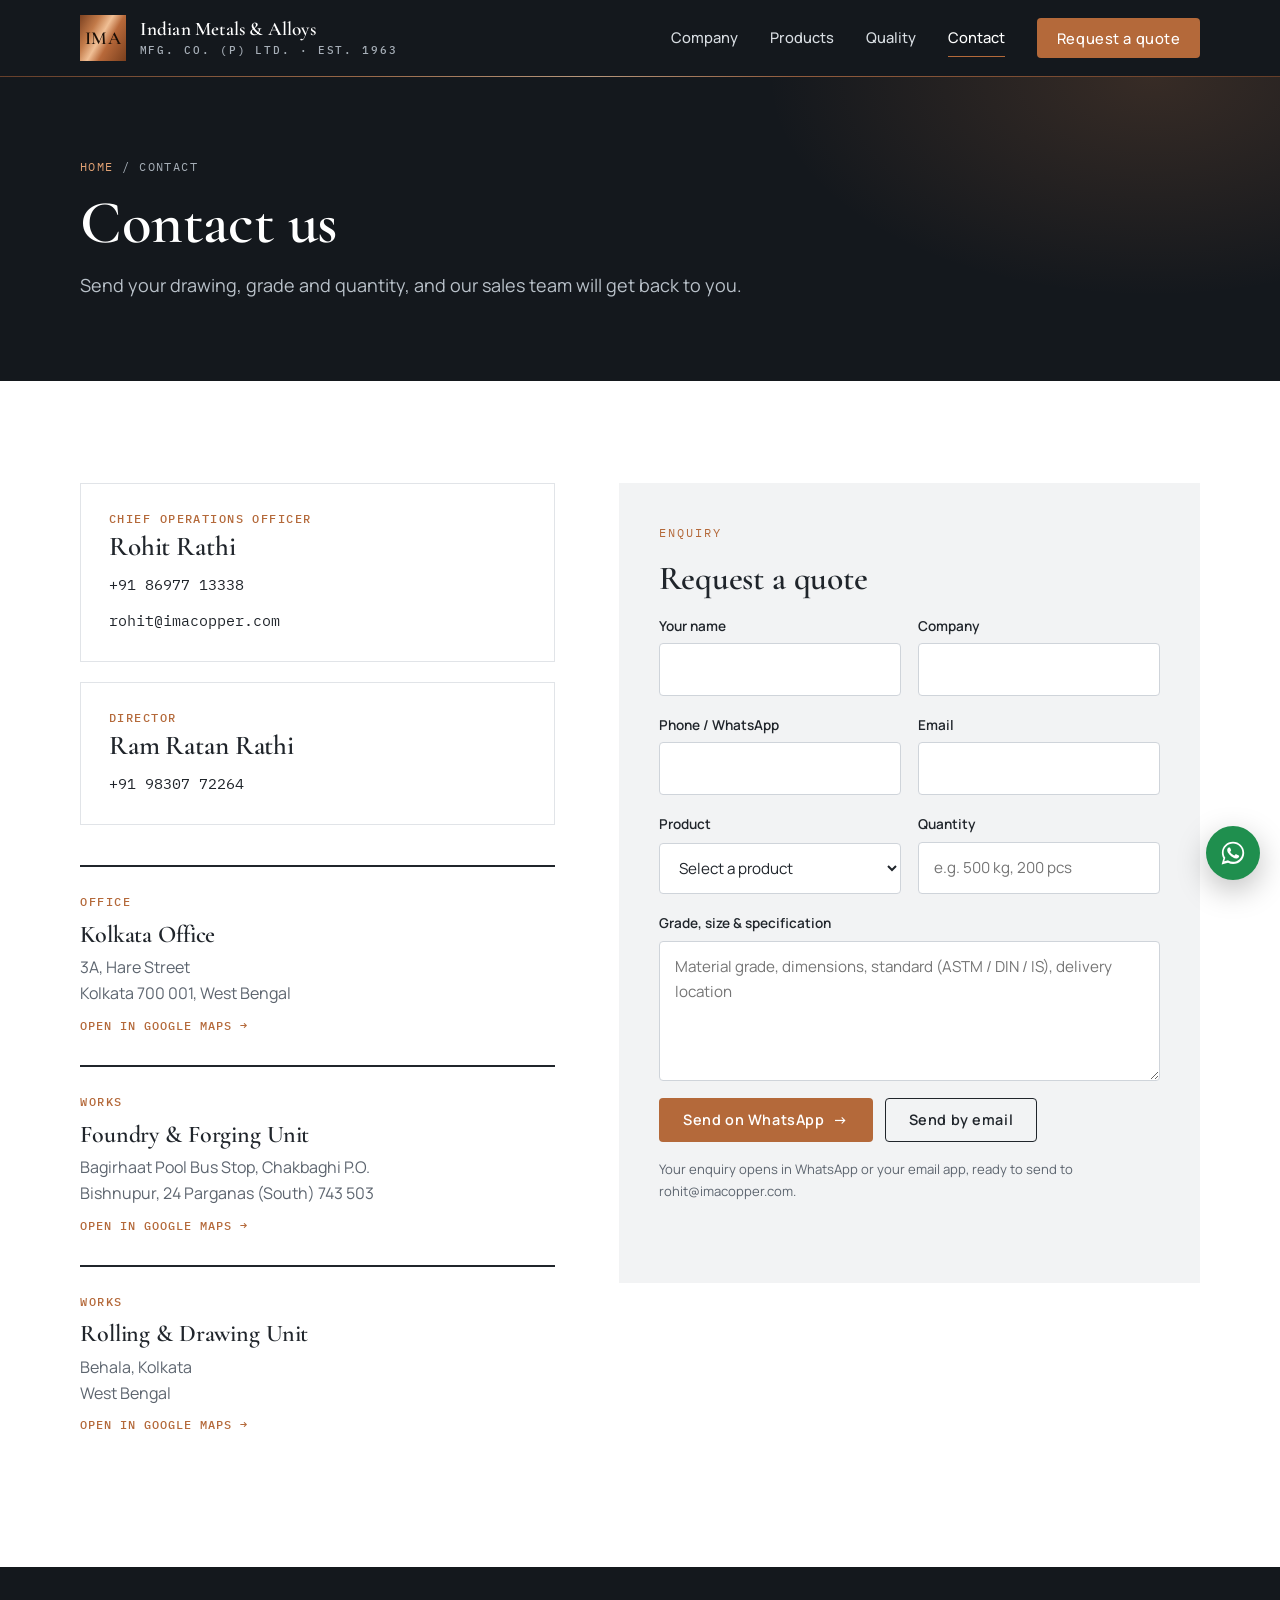
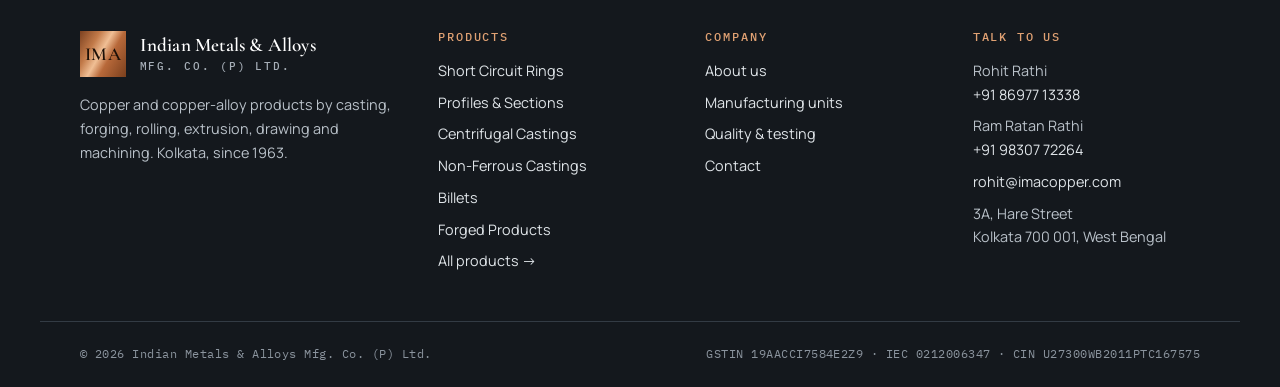
<file: contact.html>
<!doctype html>
<html lang="en">
<head>
<meta charset="utf-8">
<meta name="viewport" content="width=device-width, initial-scale=1">
<title>Contact | Indian Metals &amp; Alloys</title>
<meta name="description" content="Contact Indian Metals &amp; Alloys Mfg. Co. (P) Ltd., 3A Hare Street, Kolkata. Call +91 86977 13338 or send an enquiry.">
<meta name="robots" content="noindex,nofollow">
<meta property="og:title" content="Contact | Indian Metals &amp; Alloys">
<meta property="og:description" content="Contact Indian Metals &amp; Alloys Mfg. Co. (P) Ltd., 3A Hare Street, Kolkata. Call +91 86977 13338 or send an enquiry.">
<meta name="theme-color" content="#14181d">

<link rel="preconnect" href="https://fonts.googleapis.com">
<link rel="preconnect" href="https://fonts.gstatic.com" crossorigin>
<link rel="stylesheet" href="https://fonts.googleapis.com/css2?family=Cormorant+Garamond:ital,wght@0,500;0,600;1,600&family=IBM+Plex+Mono:wght@400;500&family=Manrope:wght@400;500;600;700&display=swap">
<link rel="stylesheet" href="style.css">
<link rel="icon" href="data:image/svg+xml,%3Csvg%20xmlns%3D%22http%3A%2F%2Fwww.w3.org%2F2000%2Fsvg%22%20viewBox%3D%220%200%2064%2064%22%3E%3Crect%20width%3D%2264%22%20height%3D%2264%22%20fill%3D%22%23b4693a%22%2F%3E%3Ctext%20x%3D%2232%22%20y%3D%2244%22%20font-family%3D%22Georgia%2Cserif%22%20font-size%3D%2234%22%20font-weight%3D%22700%22%20text-anchor%3D%22middle%22%20fill%3D%22%231b0f07%22%3ECu%3C%2Ftext%3E%3C%2Fsvg%3E">

</head>
<body>
<header class="site-header">
  <div class="wrap header-row">
    <a class="brand" href="index.html" aria-label="Indian Metals &amp; Alloys Mfg. Co. (P) Ltd. home">
      <span class="brand-mark">IMA</span>
      <span class="brand-name">Indian Metals &amp; Alloys<small>Mfg. Co. (P) Ltd. · Est. 1963</small></span>
    </a>
    <button class="nav-toggle" aria-expanded="false" aria-controls="site-nav">Menu</button>
    <nav class="nav" id="site-nav"><a href="company.html">Company</a><a href="products.html">Products</a><a href="quality.html">Quality</a><a href="contact.html" aria-current="page">Contact</a><a class="btn btn-copper" href="contact.html#enquiry">Request a quote</a></nav>
  </div>
</header>
<main>

<section class="page-head">
  <div class="wrap">
    <p class="crumbs"><a href="index.html">Home</a> / Contact</p>
    <h1>Contact us</h1>
    <p class="lead">Send your drawing, grade and quantity, and our sales team will get back to you.</p>
  </div>
</section>

<section class="section">
  <div class="wrap contact-grid">
    <div>
      <div class="people" style="grid-template-columns:minmax(0,1fr);margin-bottom:2.5rem"><div class="person"><span class="role">Chief Operations Officer</span><h3>Rohit Rathi</h3><a href="tel:+918697713338">+91 86977 13338</a><a href="mailto:rohit@imacopper.com">rohit@imacopper.com</a></div><div class="person"><span class="role">Director</span><h3>Ram Ratan Rathi</h3><a href="tel:+919830772264">+91 98307 72264</a></div></div>
      <div class="addr"><span class="kind">Office</span><h3>Kolkata Office</h3><p>3A, Hare Street<br>Kolkata 700 001, West Bengal</p><a class="map" href="https://www.google.com/maps/search/?api=1&query=3A%20Hare%20Street%20Kolkata%20700001" target="_blank" rel="noopener">Open in Google Maps →</a></div>
      <div class="addr"><span class="kind">Works</span><h3>Foundry &amp; Forging Unit</h3><p>Bagirhaat Pool Bus Stop, Chakbaghi P.O.<br>Bishnupur, 24 Parganas (South) 743 503</p><a class="map" href="https://www.google.com/maps/search/?api=1&query=Chakbaghi%20Bishnupur%20South%2024%20Parganas%20743503" target="_blank" rel="noopener">Open in Google Maps →</a></div>
      <div class="addr"><span class="kind">Works</span><h3>Rolling &amp; Drawing Unit</h3><p>Behala, Kolkata<br>West Bengal</p><a class="map" href="https://www.google.com/maps/search/?api=1&query=Behala%20Kolkata" target="_blank" rel="noopener">Open in Google Maps →</a></div>
    </div>
    <form class="form" id="enquiry" data-whatsapp="918697713338" data-email="rohit@imacopper.com" novalidate>
      <p class="eyebrow">Enquiry</p>
      <h2>Request a quote</h2>
      <div class="row">
        <label for="f-name">Your name<input id="f-name" name="name" required autocomplete="name"></label>
        <label for="f-company">Company<input id="f-company" name="company" autocomplete="organization"></label>
      </div>
      <div class="row">
        <label for="f-phone">Phone / WhatsApp<input id="f-phone" name="phone" required inputmode="tel" autocomplete="tel"></label>
        <label for="f-email">Email<input id="f-email" name="email" type="email" autocomplete="email"></label>
      </div>
      <div class="row">
        <label for="f-product">Product<select id="f-product" name="product"><option value="">Select a product</option><optgroup label="Short Circuit Rings"><option>CuCrZr Short Circuit Rings</option><option>CuCr Short Circuit Rings</option><option>OFHCE Grade Copper Short Circuit Rings</option><option>ETP Grade Copper Short Circuit Rings</option><option>Electrolytic Aluminium Short Circuit Rings</option></optgroup><optgroup label="Profiles &amp; Sections"><option>ETP Grade Copper Profiles</option><option>OFHC Grade Copper Profiles</option><option>Cadmium Copper Profiles</option><option>Silicon Copper Profiles</option><option>Silver Bearing Copper Profiles</option><option>CuCr Profiles &amp; Sections</option><option>CuCrZr Profiles &amp; Sections</option><option>Phosphor Bronze Profiles</option></optgroup><optgroup label="Centrifugal Castings"><option>ETP Copper Centrifugal Castings</option><option>DHP Copper Centrifugal Castings</option><option>Brass Centrifugal Castings</option><option>CuCr Centrifugal Castings</option><option>CuCrZr Centrifugal Castings</option><option>Silicon Copper Centrifugal Castings</option><option>Aluminium Bronze Centrifugal Castings</option><option>Bronze Centrifugal Castings</option></optgroup><optgroup label="Non-Ferrous Castings"><option>Phosphor Bronze Castings</option><option>PB2 Castings</option><option>Phosphor Bronze Bushes</option><option>Leaded Bronze Castings</option><option>C93200 Leaded Bronze</option><option>Leaded Bronze Industrial Bushings</option><option>Gunmetal Heavy Bush Castings</option><option>Gunmetal &amp; Bronze Gears</option><option>Aluminium Bronze Gear Rings</option><option>Aluminium Bronze Bushes</option><option>Aluminium Bronze AB1</option><option>Aluminium Bronze Components</option><option>Silicon Bronze Castings</option><option>Brass Bushes</option><option>Brass Liners</option><option>Bronze Liners</option><option>Frame Bearing Bushings</option><option>Upper Bush Housings</option><option>Non-Ferrous Sand Castings</option><option>Copper Alloy Castings</option></optgroup><optgroup label="Billets"><option>ETP Copper Billets</option><option>DHP Copper Billets</option><option>Brass Billets</option><option>CuCr Billets</option><option>CuCrZr Billets</option><option>Silicon Copper Billets</option><option>Cupro-Nickel Alloy Billets</option><option>Bronze Billets</option></optgroup><optgroup label="Forged Products"><option>Copper Forged Rings</option><option>Copper End Rings</option><option>Non-Ferrous Metal Rings</option><option>Copper Forged Components</option><option>CuCrZr Forgings</option><option>Aluminium Forgings</option><option>OFE Grade C10100 Copper</option><option>C10200 Oxygen-Free Copper Plates</option><option>ETP Copper Plates (99.9%)</option><option>Bare Copper Strips</option></optgroup><optgroup label="Alloy Bars, Rods &amp; Plates"><option>Chromium Copper Bars, Rods &amp; Flats</option><option>Chromium Zirconium Copper Rods</option><option>C16200 Cadmium Copper Bars &amp; Rods</option><option>Copper Silicon Alloys</option><option>Silver Bearing Copper</option><option>Phosphor Bronze Bars</option><option>Phosphor Bronze Rods</option><option>Aluminium Bronze Rods</option><option>OFHC Grade Copper Plates</option><option>Electrolytic Copper Bus Bars</option><option>Copper Rods</option><option>Copper Flats</option></optgroup><optgroup label="Copper &amp; Aluminium Conductors"><option>Bare Copper Conductors</option><option>ETP Grade Copper Strips</option><option>Copper Strips, 1–6 mm thick</option><option>Oxygen-Free Copper C10100 Strips</option><option>Paper Insulated Copper Strips</option><option>Double Fibre Glass Covered (DFGC) Conductors</option><option>Varnish Bonded Fibre Glass Covered Conductors</option><option>Enamelled Copper Conductors</option><option>Class C Enamel Copper Conductors</option><option>Super Enamelled Conductors</option><option>Enamelled DGC Conductors</option><option>Polyester Film Covered Copper Conductors</option><option>Polyester Film Covered Aluminium Conductors</option><option>Mica Insulated Conductors</option><option>Polyester &amp; Mica Conductors</option><option>Nomex Insulated Copper Conductors</option><option>Nomex Insulated Aluminium Conductors</option><option>Direct Plated Copper (DPC) Conductors</option><option>DPC Aluminium Conductors</option><option>Insulated Aluminium Conductors for Electromagnets</option><option>Bare Aluminium Strips</option></optgroup><optgroup label="For Motors &amp; Generators"><option>Short Circuit Rings</option><option>Copper Rotor Bars</option><option>Damper Bars</option><option>Electrolytic Grade Copper Bars</option><option>Copper Profiles</option><option>Aluminium Short Circuiting Rings</option><option>OFHC Copper Plates</option><option>Copper Pipe Coils</option><option>Brush Gear Assemblies</option><option>Brush Holders</option><option>Phosphor Bronze Rods</option></optgroup><optgroup label="For Railways"><option>Copper Rotor Bars</option><option>Resistance Rings</option><option>Aluminium Bronze Shrink Rings</option><option>Electrolytic Copper Bus Bar Sets</option><option>Finger Contacts &amp; Flexible Shunts</option></optgroup><optgroup label="For Transformers &amp; Switchgear"><option>Copper Busbars</option><option>Fabricated Copper Bus Bars</option><option>Copper Profiles &amp; Sections</option><option>Copper Forged Components</option><option>Varnish Bonded Fibre Glass Covered Conductors</option><option>Bare Aluminium Strips</option><option>Copper &amp; Brass Contact Clamps</option></optgroup><optgroup label="For Ferro Alloy Plants"><option>Water Cooled Copper Cables</option><option>Flexible Shunts</option><option>Copper Contact Clamps</option><option>Bus Bars &amp; Assemblies</option><option>Copper Flanges</option><option>Super Enamelled Conductors</option></optgroup><optgroup label="Welding Consumables"><option>Seam Welding Wheels</option><option>Welding Contact Tips &amp; Holders</option></optgroup><optgroup label="Special Products"><option>Casting Copper Mould Plates</option><option>Copper Gemstone Polishing Laps</option></optgroup><option>Other / made to drawing</option></select></label>
        <label for="f-qty">Quantity<input id="f-qty" name="quantity" placeholder="e.g. 500 kg, 200 pcs"></label>
      </div>
      <label for="f-msg">Grade, size &amp; specification<textarea id="f-msg" name="message" placeholder="Material grade, dimensions, standard (ASTM / DIN / IS), delivery location"></textarea></label>
      <div style="display:flex;flex-wrap:wrap;gap:.75rem"><button class="btn btn-copper arrow" type="submit">Send on WhatsApp</button><button class="btn btn-line" type="button" data-send="email">Send by email</button></div>
      <p class="note">Your enquiry opens in WhatsApp or your email app, ready to send to rohit@imacopper.com.</p>
      <p class="form-status" id="form-status" role="status"></p>
    </form>
  </div>
</section>
</main>
<footer class="site-footer">
  <div class="wrap footer-grid">
    <div class="footer-brand">
      <a class="brand" href="index.html"><span class="brand-mark">IMA</span><span class="brand-name" style="color:#fff">Indian Metals &amp; Alloys<small>Mfg. Co. (P) Ltd.</small></span></a>
      <p>Copper and copper-alloy products by casting, forging, rolling, extrusion, drawing and machining. Kolkata, since 1963.</p>
    </div>
    <div><h4>Products</h4><ul><li><a href="products.html#short-circuit-rings">Short Circuit Rings</a></li><li><a href="products.html#profiles-sections">Profiles &amp; Sections</a></li><li><a href="products.html#centrifugal-castings">Centrifugal Castings</a></li><li><a href="products.html#non-ferrous-castings">Non-Ferrous Castings</a></li><li><a href="products.html#billets">Billets</a></li><li><a href="products.html#forged-products">Forged Products</a></li><li><a href="products.html">All products →</a></li></ul></div>
    <div><h4>Company</h4><ul><li><a href="company.html">About us</a></li><li><a href="company.html#units">Manufacturing units</a></li><li><a href="quality.html">Quality &amp; testing</a></li><li><a href="contact.html">Contact</a></li></ul></div>
    <div><h4>Talk to us</h4><ul><li>Rohit Rathi<br><a href="tel:+918697713338">+91 86977 13338</a></li><li>Ram Ratan Rathi<br><a href="tel:+919830772264">+91 98307 72264</a></li><li><a href="mailto:rohit@imacopper.com">rohit@imacopper.com</a></li><li>3A, Hare Street<br>Kolkata 700 001, West Bengal</li></ul></div>
  </div>
  <div class="wrap legal">
    <span>© 2026 Indian Metals &amp; Alloys Mfg. Co. (P) Ltd.</span>
    <span>GSTIN 19AACCI7584E2Z9 · IEC 0212006347 · CIN U27300WB2011PTC167575</span>
  </div>
</footer>
<a class="wa" href="https://wa.me/918697713338?text=Hello%2C%20I%20have%20an%20enquiry%20for%20Indian%20Metals%20%26%20Alloys." target="_blank" rel="noopener" aria-label="Chat on WhatsApp"><svg viewBox="0 0 32 32" aria-hidden="true"><path d="M16 3C9 3 3.3 8.6 3.3 15.6c0 2.2.6 4.4 1.7 6.3L3 29l7.3-1.9c1.8 1 3.8 1.5 5.8 1.5 7 0 12.7-5.7 12.7-12.6C28.8 8.6 23 3 16 3zm0 23.1c-1.9 0-3.7-.5-5.3-1.5l-.4-.2-4.3 1.1 1.2-4.2-.3-.4c-1.1-1.7-1.6-3.6-1.6-5.6C5.3 9.9 10.1 5.2 16 5.2s10.7 4.7 10.7 10.5S21.9 26.1 16 26.1zm5.9-7.8c-.3-.2-1.9-.9-2.2-1s-.5-.2-.7.2-.8 1-1 1.2-.4.2-.7.1c-.3-.2-1.4-.5-2.6-1.6-1-.9-1.6-1.9-1.8-2.2s0-.5.1-.6l.5-.6c.2-.2.2-.4.3-.6.1-.2 0-.4 0-.6l-1-2.4c-.3-.6-.5-.5-.7-.5h-.6c-.2 0-.6.1-.9.4-.3.3-1.2 1.1-1.2 2.8s1.2 3.2 1.4 3.5c.2.2 2.4 3.6 5.8 5 .8.4 1.4.6 1.9.7.8.3 1.5.2 2.1.1.6-.1 1.9-.8 2.2-1.5.3-.7.3-1.4.2-1.5-.1-.2-.3-.3-.6-.4z"/></svg></a>
<script src="site.js"></script>
</body>
</html>
</file>
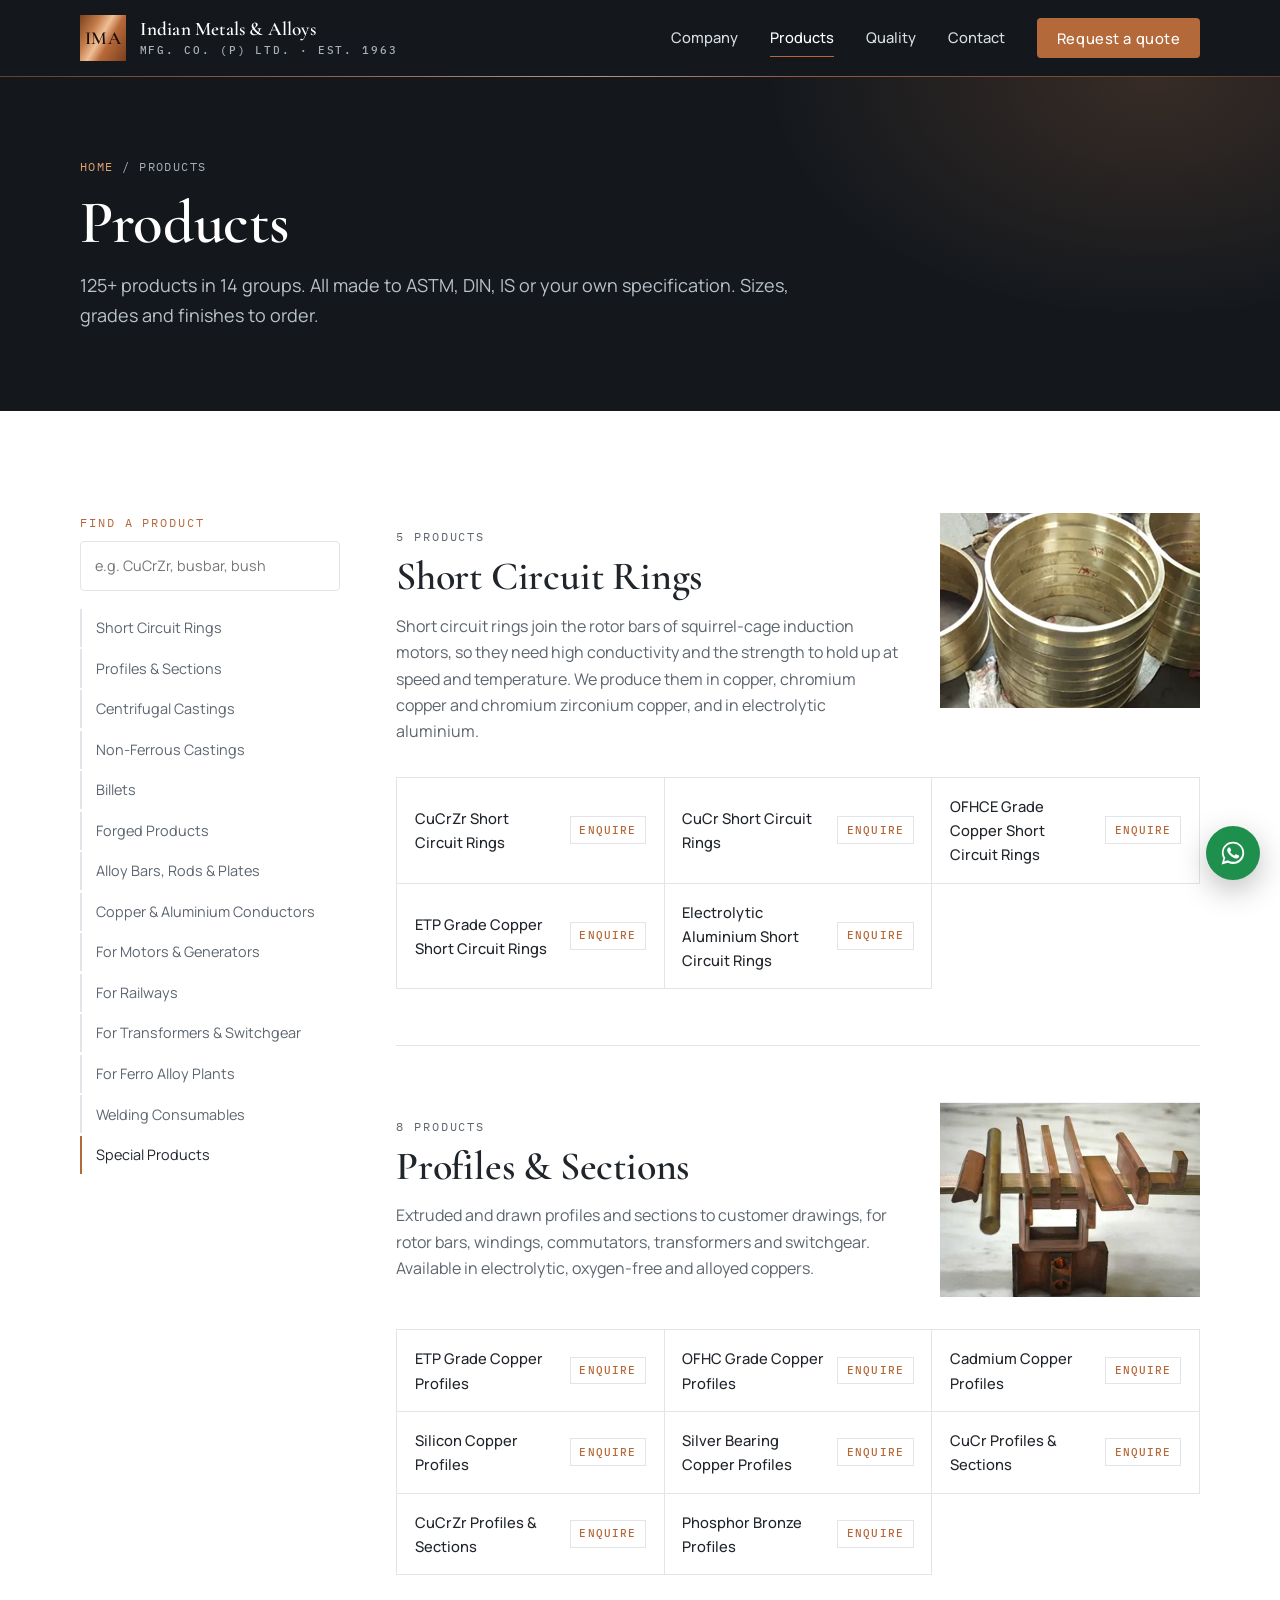
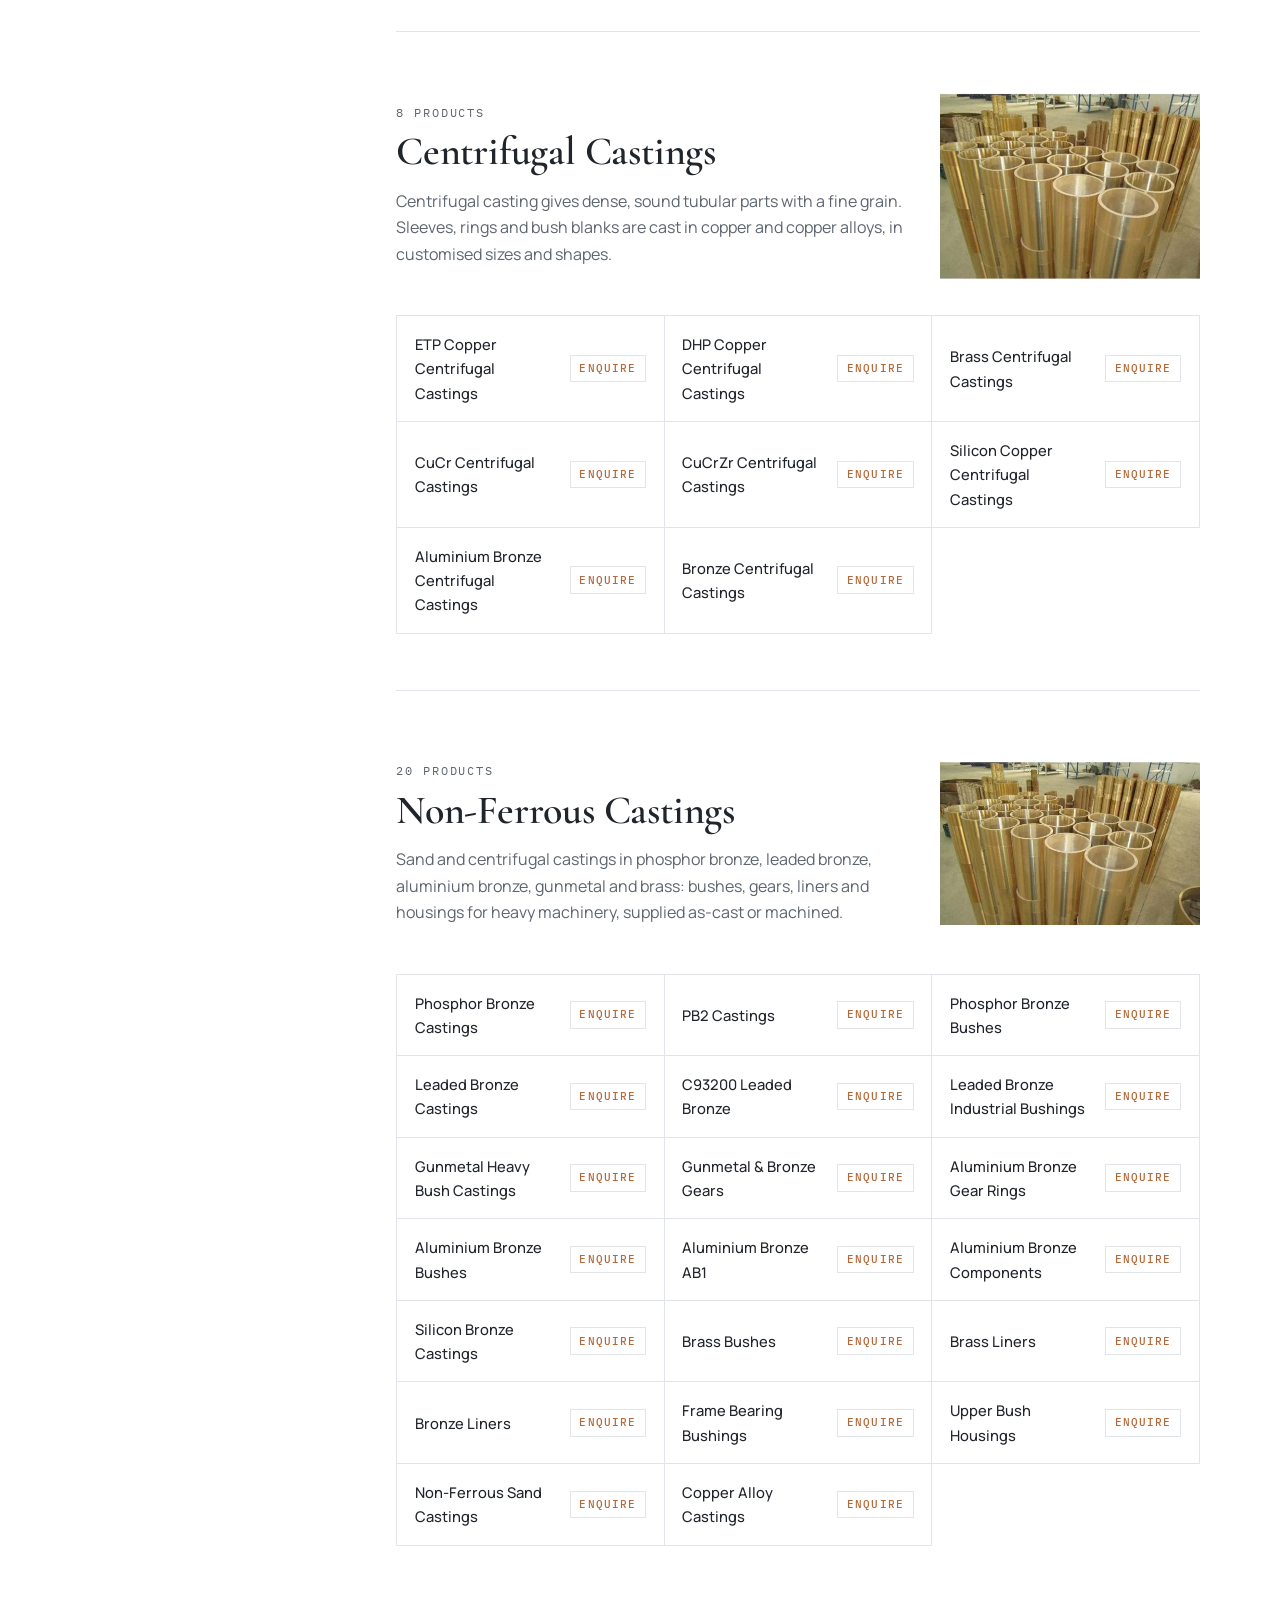
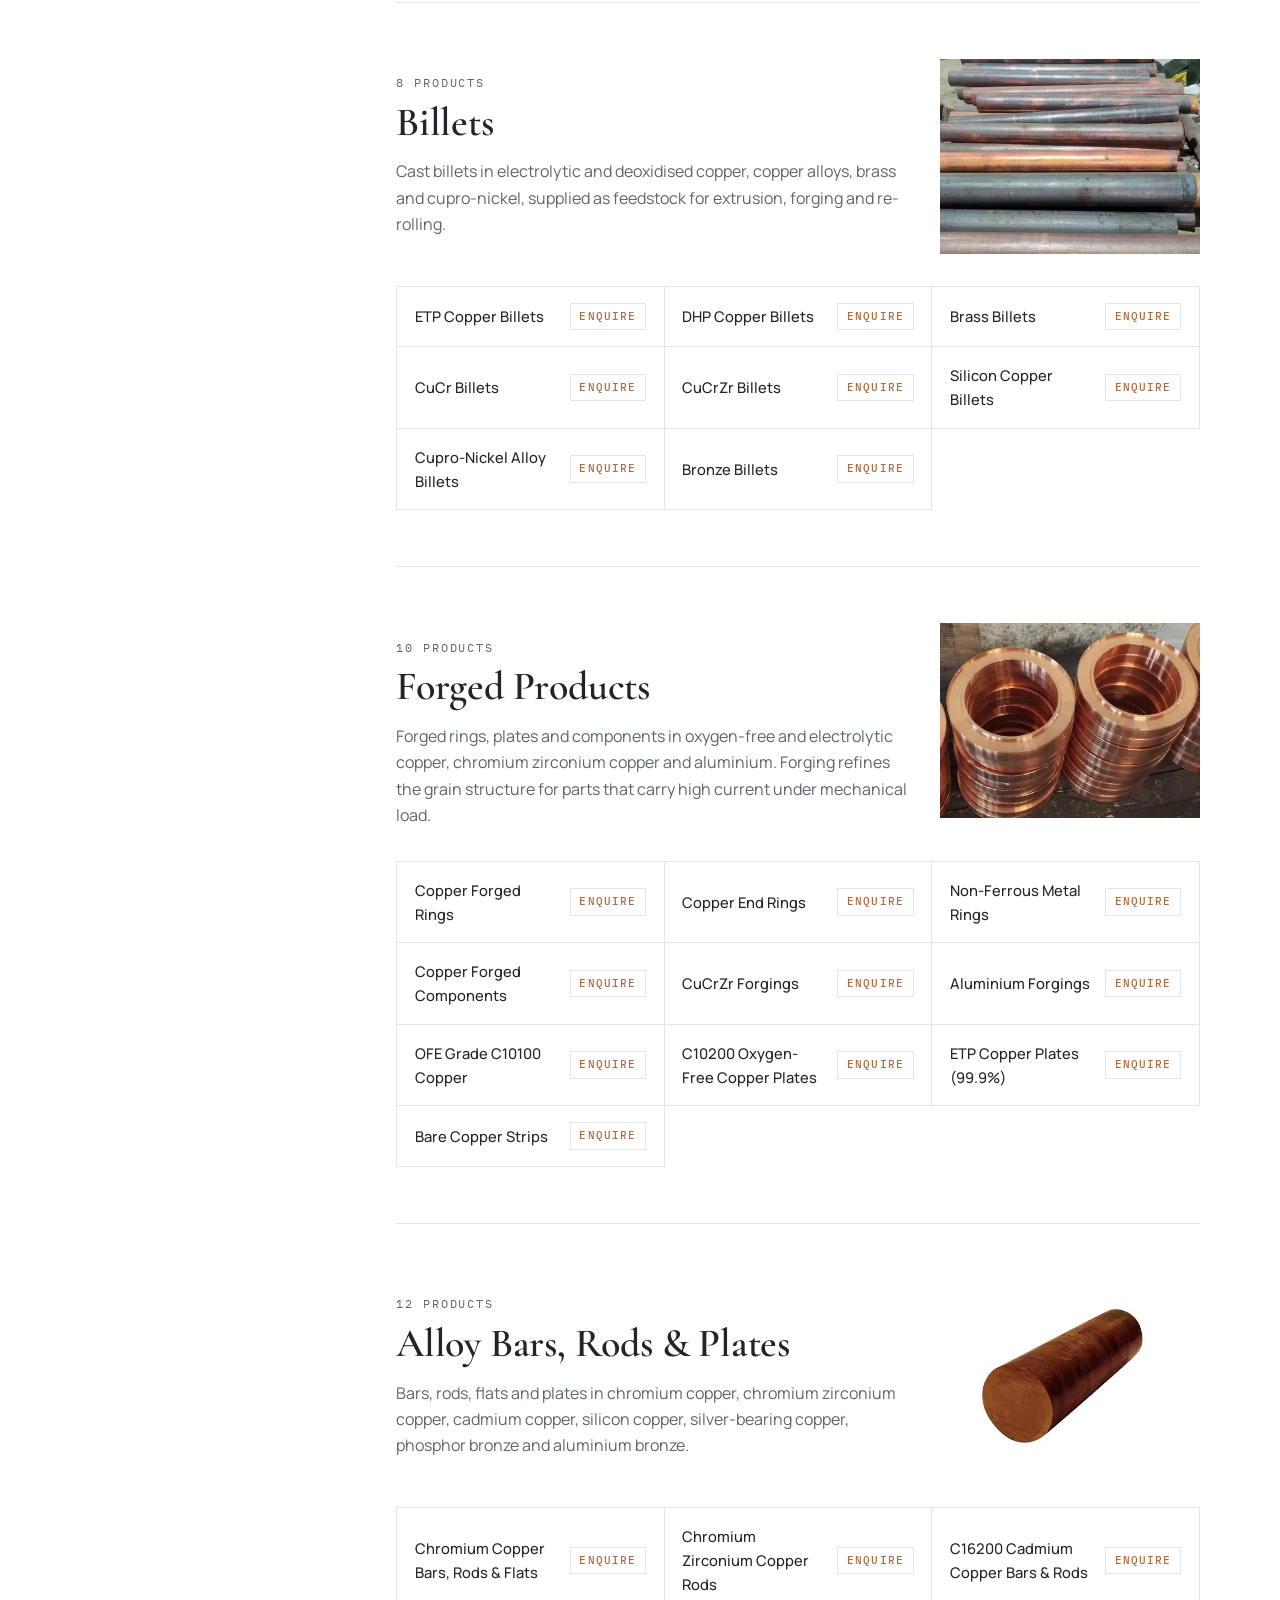
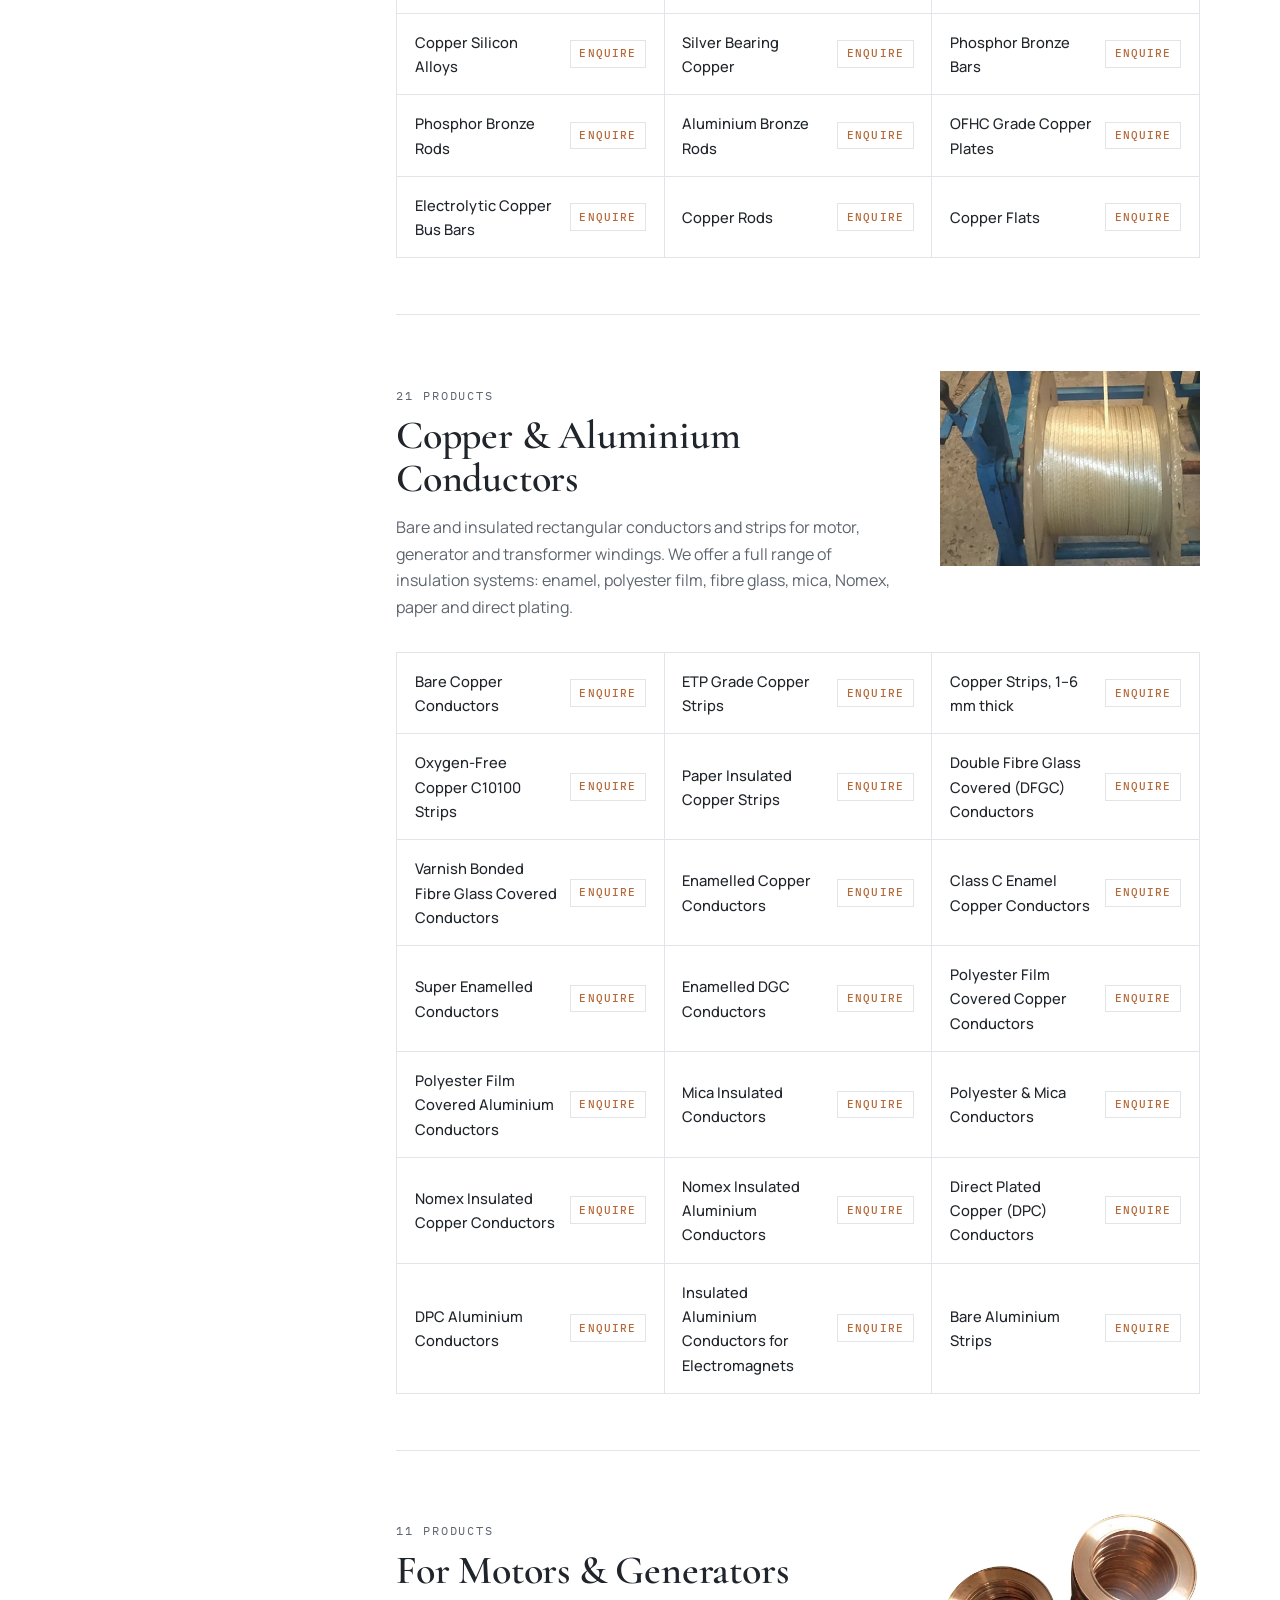
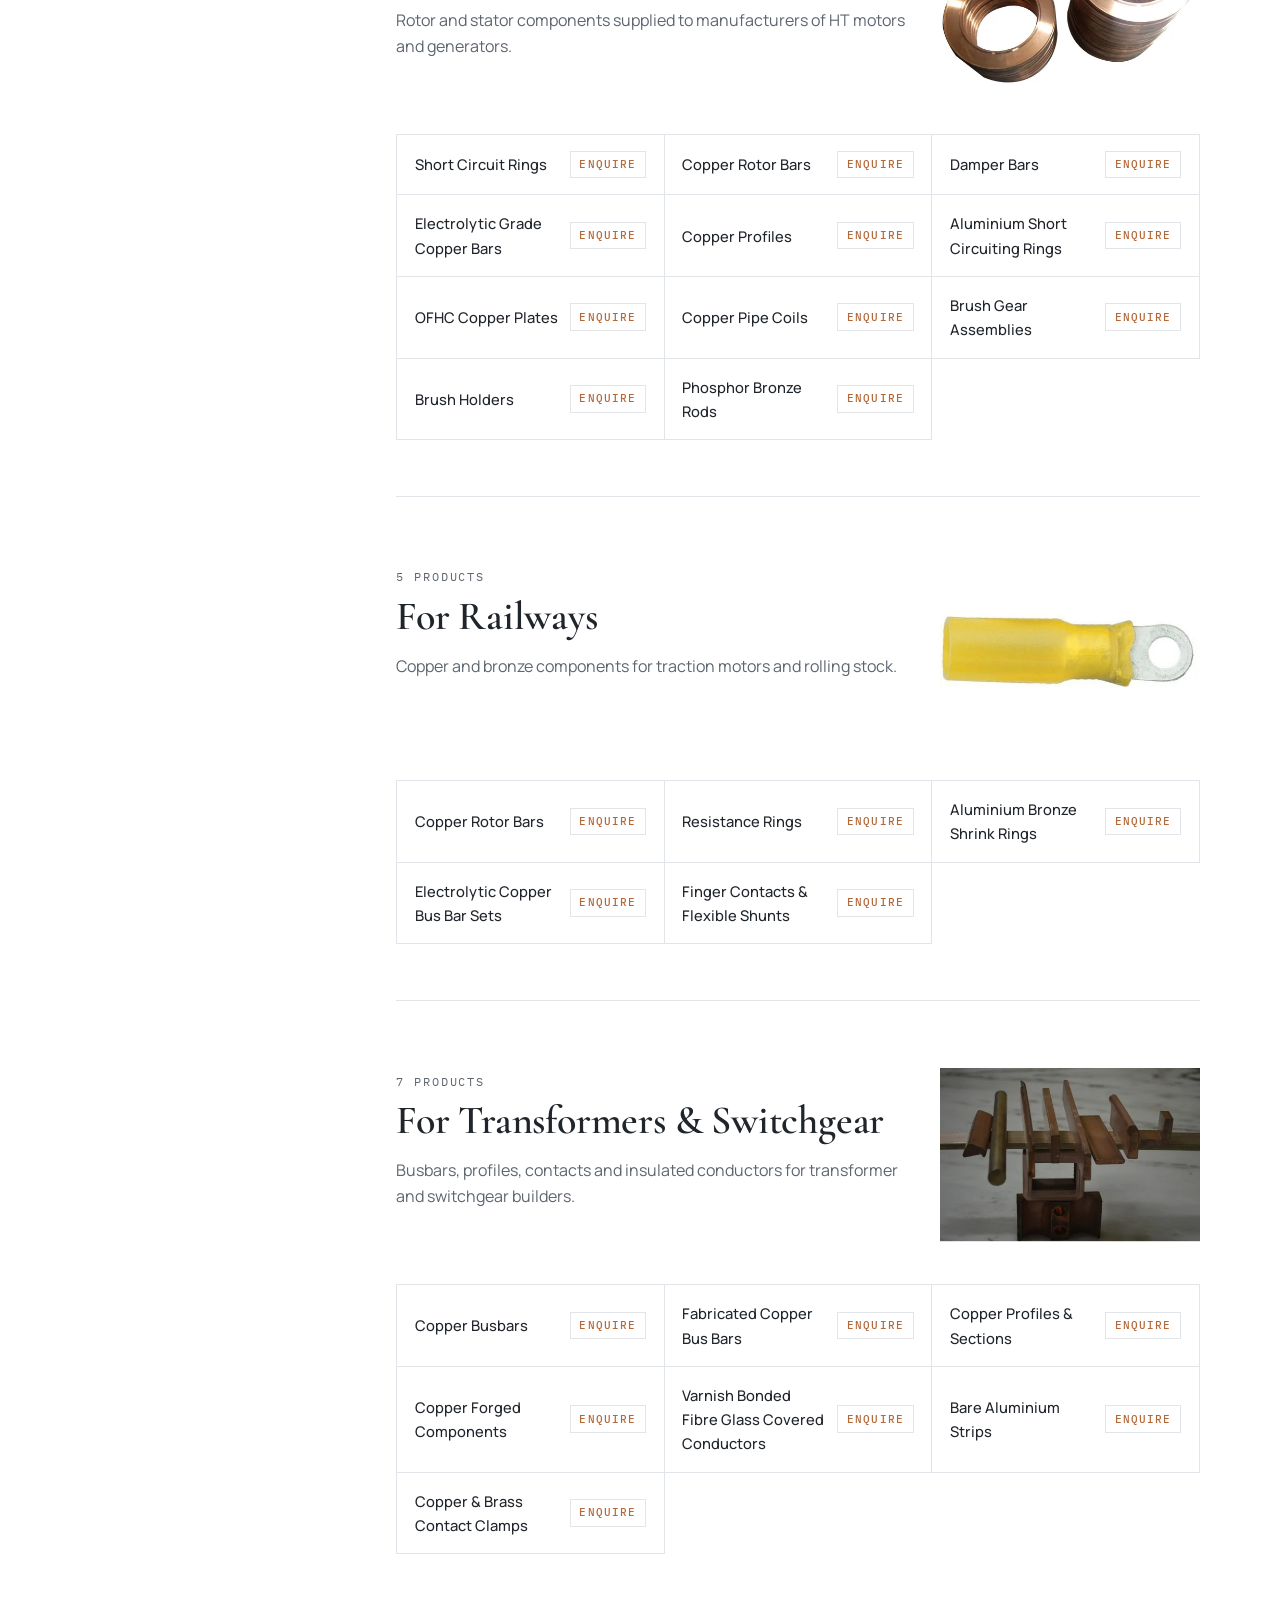
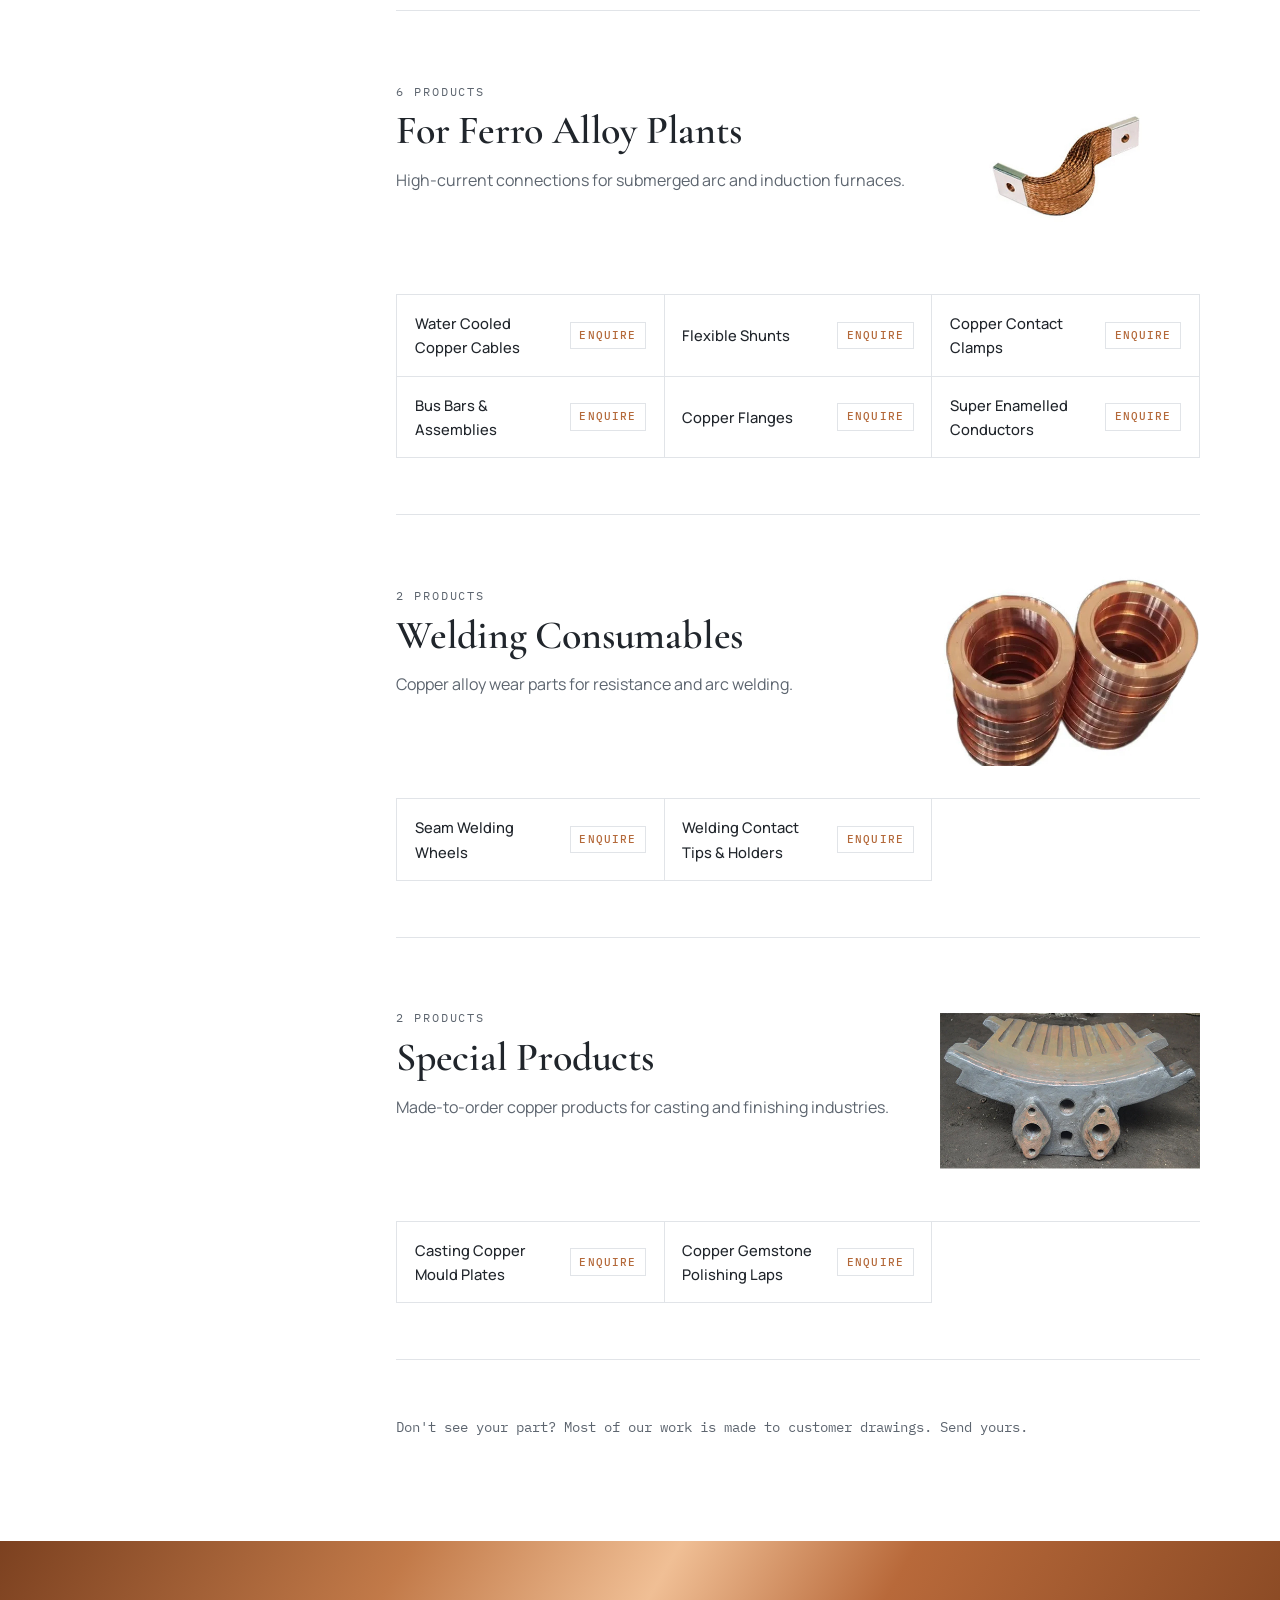
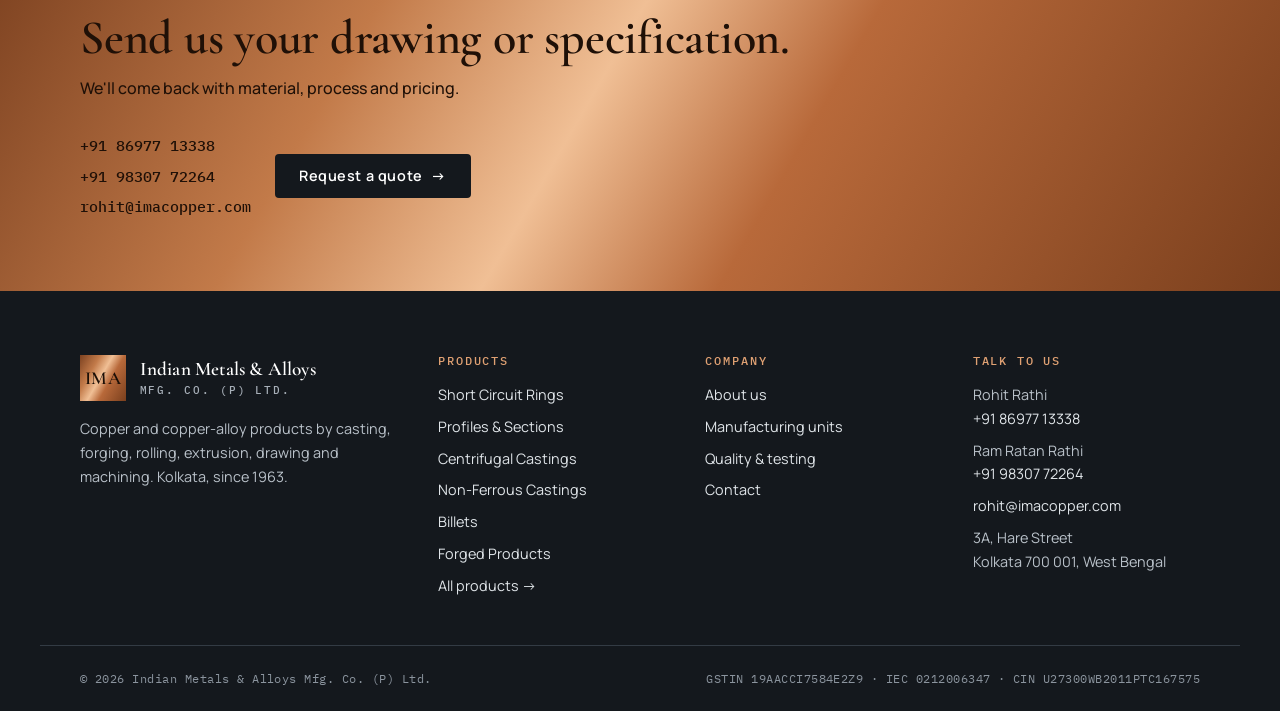
<file: products.html>
<!doctype html>
<html lang="en">
<head>
<meta charset="utf-8">
<meta name="viewport" content="width=device-width, initial-scale=1">
<title>Products | Indian Metals &amp; Alloys</title>
<meta name="description" content="Copper and copper-alloy products from Indian Metals &amp; Alloys: short circuit rings, profiles, billets, castings, forgings, alloy bars and insulated conductors.">
<meta name="robots" content="noindex,nofollow">
<meta property="og:title" content="Products | Indian Metals &amp; Alloys">
<meta property="og:description" content="Copper and copper-alloy products from Indian Metals &amp; Alloys: short circuit rings, profiles, billets, castings, forgings, alloy bars and insulated conductors.">
<meta name="theme-color" content="#14181d">

<link rel="preconnect" href="https://fonts.googleapis.com">
<link rel="preconnect" href="https://fonts.gstatic.com" crossorigin>
<link rel="stylesheet" href="https://fonts.googleapis.com/css2?family=Cormorant+Garamond:ital,wght@0,500;0,600;1,600&family=IBM+Plex+Mono:wght@400;500&family=Manrope:wght@400;500;600;700&display=swap">
<link rel="stylesheet" href="style.css">
<link rel="icon" href="data:image/svg+xml,%3Csvg%20xmlns%3D%22http%3A%2F%2Fwww.w3.org%2F2000%2Fsvg%22%20viewBox%3D%220%200%2064%2064%22%3E%3Crect%20width%3D%2264%22%20height%3D%2264%22%20fill%3D%22%23b4693a%22%2F%3E%3Ctext%20x%3D%2232%22%20y%3D%2244%22%20font-family%3D%22Georgia%2Cserif%22%20font-size%3D%2234%22%20font-weight%3D%22700%22%20text-anchor%3D%22middle%22%20fill%3D%22%231b0f07%22%3ECu%3C%2Ftext%3E%3C%2Fsvg%3E">

</head>
<body>
<header class="site-header">
  <div class="wrap header-row">
    <a class="brand" href="index.html" aria-label="Indian Metals &amp; Alloys Mfg. Co. (P) Ltd. home">
      <span class="brand-mark">IMA</span>
      <span class="brand-name">Indian Metals &amp; Alloys<small>Mfg. Co. (P) Ltd. · Est. 1963</small></span>
    </a>
    <button class="nav-toggle" aria-expanded="false" aria-controls="site-nav">Menu</button>
    <nav class="nav" id="site-nav"><a href="company.html">Company</a><a href="products.html" aria-current="page">Products</a><a href="quality.html">Quality</a><a href="contact.html">Contact</a><a class="btn btn-copper" href="contact.html#enquiry">Request a quote</a></nav>
  </div>
</header>
<main>

<section class="page-head">
  <div class="wrap">
    <p class="crumbs"><a href="index.html">Home</a> / Products</p>
    <h1>Products</h1>
    <p class="lead">125+ products in 14 groups. All made to ASTM, DIN, IS or your own specification. Sizes, grades and finishes to order.</p>
  </div>
</section>
<section class="section on-light">
  <div class="wrap catalogue">
    <aside class="cat-nav" aria-label="Product groups">
      <div class="search"><label class="eyebrow" for="product-search" style="display:block;margin-bottom:.5rem">Find a product</label><input id="product-search" type="search" placeholder="e.g. CuCrZr, busbar, bush"></div>
      <a href="#short-circuit-rings" data-target="short-circuit-rings">Short Circuit Rings</a><a href="#profiles-sections" data-target="profiles-sections">Profiles &amp; Sections</a><a href="#centrifugal-castings" data-target="centrifugal-castings">Centrifugal Castings</a><a href="#non-ferrous-castings" data-target="non-ferrous-castings">Non-Ferrous Castings</a><a href="#billets" data-target="billets">Billets</a><a href="#forged-products" data-target="forged-products">Forged Products</a><a href="#copper-alloys" data-target="copper-alloys">Alloy Bars, Rods &amp; Plates</a><a href="#conductors" data-target="conductors">Copper &amp; Aluminium Conductors</a><a href="#ht-motors" data-target="ht-motors">For Motors &amp; Generators</a><a href="#railways" data-target="railways">For Railways</a><a href="#transformers-switchgear" data-target="transformers-switchgear">For Transformers &amp; Switchgear</a><a href="#ferro-alloys" data-target="ferro-alloys">For Ferro Alloy Plants</a><a href="#welding" data-target="welding">Welding Consumables</a><a href="#special" data-target="special">Special Products</a>
    </aside>
    <div>
      
  <section class="division-block" id="short-circuit-rings" data-division>
    <div class="intro">
      <div>
        <p class="eyebrow">5 products</p>
        <h2>Short Circuit Rings</h2>
        <p>Short circuit rings join the rotor bars of squirrel-cage induction motors, so they need high conductivity and the strength to hold up at speed and temperature. We produce them in copper, chromium copper and chromium zirconium copper, and in electrolytic aluminium.</p>
      </div>
      <img src="images/Copper-Chromium-Zirconium-Alloys-CuCrZr-Short-Circuit-Ring.jpg" alt="Short Circuit Rings" loading="lazy">
    </div>
    <div class="products"><div class="product" data-product="cucrzr short circuit rings"><span>CuCrZr Short Circuit Rings</span><a href="contact.html?product=CuCrZr%20Short%20Circuit%20Rings#enquiry" aria-label="Enquire about CuCrZr Short Circuit Rings">Enquire</a></div><div class="product" data-product="cucr short circuit rings"><span>CuCr Short Circuit Rings</span><a href="contact.html?product=CuCr%20Short%20Circuit%20Rings#enquiry" aria-label="Enquire about CuCr Short Circuit Rings">Enquire</a></div><div class="product" data-product="ofhce grade copper short circuit rings"><span>OFHCE Grade Copper Short Circuit Rings</span><a href="contact.html?product=OFHCE%20Grade%20Copper%20Short%20Circuit%20Rings#enquiry" aria-label="Enquire about OFHCE Grade Copper Short Circuit Rings">Enquire</a></div><div class="product" data-product="etp grade copper short circuit rings"><span>ETP Grade Copper Short Circuit Rings</span><a href="contact.html?product=ETP%20Grade%20Copper%20Short%20Circuit%20Rings#enquiry" aria-label="Enquire about ETP Grade Copper Short Circuit Rings">Enquire</a></div><div class="product" data-product="electrolytic aluminium short circuit rings"><span>Electrolytic Aluminium Short Circuit Rings</span><a href="contact.html?product=Electrolytic%20Aluminium%20Short%20Circuit%20Rings#enquiry" aria-label="Enquire about Electrolytic Aluminium Short Circuit Rings">Enquire</a></div></div>
  </section>
  <section class="division-block" id="profiles-sections" data-division>
    <div class="intro">
      <div>
        <p class="eyebrow">8 products</p>
        <h2>Profiles &amp; Sections</h2>
        <p>Extruded and drawn profiles and sections to customer drawings, for rotor bars, windings, commutators, transformers and switchgear. Available in electrolytic, oxygen-free and alloyed coppers.</p>
      </div>
      <img src="images/ETP-Grade-Copper-Profiles-Sections.jpg" alt="Profiles &amp; Sections" loading="lazy">
    </div>
    <div class="products"><div class="product" data-product="etp grade copper profiles"><span>ETP Grade Copper Profiles</span><a href="contact.html?product=ETP%20Grade%20Copper%20Profiles#enquiry" aria-label="Enquire about ETP Grade Copper Profiles">Enquire</a></div><div class="product" data-product="ofhc grade copper profiles"><span>OFHC Grade Copper Profiles</span><a href="contact.html?product=OFHC%20Grade%20Copper%20Profiles#enquiry" aria-label="Enquire about OFHC Grade Copper Profiles">Enquire</a></div><div class="product" data-product="cadmium copper profiles"><span>Cadmium Copper Profiles</span><a href="contact.html?product=Cadmium%20Copper%20Profiles#enquiry" aria-label="Enquire about Cadmium Copper Profiles">Enquire</a></div><div class="product" data-product="silicon copper profiles"><span>Silicon Copper Profiles</span><a href="contact.html?product=Silicon%20Copper%20Profiles#enquiry" aria-label="Enquire about Silicon Copper Profiles">Enquire</a></div><div class="product" data-product="silver bearing copper profiles"><span>Silver Bearing Copper Profiles</span><a href="contact.html?product=Silver%20Bearing%20Copper%20Profiles#enquiry" aria-label="Enquire about Silver Bearing Copper Profiles">Enquire</a></div><div class="product" data-product="cucr profiles &amp; sections"><span>CuCr Profiles &amp; Sections</span><a href="contact.html?product=CuCr%20Profiles%20%26%20Sections#enquiry" aria-label="Enquire about CuCr Profiles &amp; Sections">Enquire</a></div><div class="product" data-product="cucrzr profiles &amp; sections"><span>CuCrZr Profiles &amp; Sections</span><a href="contact.html?product=CuCrZr%20Profiles%20%26%20Sections#enquiry" aria-label="Enquire about CuCrZr Profiles &amp; Sections">Enquire</a></div><div class="product" data-product="phosphor bronze profiles"><span>Phosphor Bronze Profiles</span><a href="contact.html?product=Phosphor%20Bronze%20Profiles#enquiry" aria-label="Enquire about Phosphor Bronze Profiles">Enquire</a></div></div>
  </section>
  <section class="division-block" id="centrifugal-castings" data-division>
    <div class="intro">
      <div>
        <p class="eyebrow">8 products</p>
        <h2>Centrifugal Castings</h2>
        <p>Centrifugal casting gives dense, sound tubular parts with a fine grain. Sleeves, rings and bush blanks are cast in copper and copper alloys, in customised sizes and shapes.</p>
      </div>
      <img src="images/Brass-Centrifugal-Casting.jpg" alt="Centrifugal Castings" loading="lazy">
    </div>
    <div class="products"><div class="product" data-product="etp copper centrifugal castings"><span>ETP Copper Centrifugal Castings</span><a href="contact.html?product=ETP%20Copper%20Centrifugal%20Castings#enquiry" aria-label="Enquire about ETP Copper Centrifugal Castings">Enquire</a></div><div class="product" data-product="dhp copper centrifugal castings"><span>DHP Copper Centrifugal Castings</span><a href="contact.html?product=DHP%20Copper%20Centrifugal%20Castings#enquiry" aria-label="Enquire about DHP Copper Centrifugal Castings">Enquire</a></div><div class="product" data-product="brass centrifugal castings"><span>Brass Centrifugal Castings</span><a href="contact.html?product=Brass%20Centrifugal%20Castings#enquiry" aria-label="Enquire about Brass Centrifugal Castings">Enquire</a></div><div class="product" data-product="cucr centrifugal castings"><span>CuCr Centrifugal Castings</span><a href="contact.html?product=CuCr%20Centrifugal%20Castings#enquiry" aria-label="Enquire about CuCr Centrifugal Castings">Enquire</a></div><div class="product" data-product="cucrzr centrifugal castings"><span>CuCrZr Centrifugal Castings</span><a href="contact.html?product=CuCrZr%20Centrifugal%20Castings#enquiry" aria-label="Enquire about CuCrZr Centrifugal Castings">Enquire</a></div><div class="product" data-product="silicon copper centrifugal castings"><span>Silicon Copper Centrifugal Castings</span><a href="contact.html?product=Silicon%20Copper%20Centrifugal%20Castings#enquiry" aria-label="Enquire about Silicon Copper Centrifugal Castings">Enquire</a></div><div class="product" data-product="aluminium bronze centrifugal castings"><span>Aluminium Bronze Centrifugal Castings</span><a href="contact.html?product=Aluminium%20Bronze%20Centrifugal%20Castings#enquiry" aria-label="Enquire about Aluminium Bronze Centrifugal Castings">Enquire</a></div><div class="product" data-product="bronze centrifugal castings"><span>Bronze Centrifugal Castings</span><a href="contact.html?product=Bronze%20Centrifugal%20Castings#enquiry" aria-label="Enquire about Bronze Centrifugal Castings">Enquire</a></div></div>
  </section>
  <section class="division-block" id="non-ferrous-castings" data-division>
    <div class="intro">
      <div>
        <p class="eyebrow">20 products</p>
        <h2>Non-Ferrous Castings</h2>
        <p>Sand and centrifugal castings in phosphor bronze, leaded bronze, aluminium bronze, gunmetal and brass: bushes, gears, liners and housings for heavy machinery, supplied as-cast or machined.</p>
      </div>
      <img src="images/Non-Ferrous-Centrifugal-Castings.jpg" alt="Non-Ferrous Castings" loading="lazy">
    </div>
    <div class="products"><div class="product" data-product="phosphor bronze castings"><span>Phosphor Bronze Castings</span><a href="contact.html?product=Phosphor%20Bronze%20Castings#enquiry" aria-label="Enquire about Phosphor Bronze Castings">Enquire</a></div><div class="product" data-product="pb2 castings"><span>PB2 Castings</span><a href="contact.html?product=PB2%20Castings#enquiry" aria-label="Enquire about PB2 Castings">Enquire</a></div><div class="product" data-product="phosphor bronze bushes"><span>Phosphor Bronze Bushes</span><a href="contact.html?product=Phosphor%20Bronze%20Bushes#enquiry" aria-label="Enquire about Phosphor Bronze Bushes">Enquire</a></div><div class="product" data-product="leaded bronze castings"><span>Leaded Bronze Castings</span><a href="contact.html?product=Leaded%20Bronze%20Castings#enquiry" aria-label="Enquire about Leaded Bronze Castings">Enquire</a></div><div class="product" data-product="c93200 leaded bronze"><span>C93200 Leaded Bronze</span><a href="contact.html?product=C93200%20Leaded%20Bronze#enquiry" aria-label="Enquire about C93200 Leaded Bronze">Enquire</a></div><div class="product" data-product="leaded bronze industrial bushings"><span>Leaded Bronze Industrial Bushings</span><a href="contact.html?product=Leaded%20Bronze%20Industrial%20Bushings#enquiry" aria-label="Enquire about Leaded Bronze Industrial Bushings">Enquire</a></div><div class="product" data-product="gunmetal heavy bush castings"><span>Gunmetal Heavy Bush Castings</span><a href="contact.html?product=Gunmetal%20Heavy%20Bush%20Castings#enquiry" aria-label="Enquire about Gunmetal Heavy Bush Castings">Enquire</a></div><div class="product" data-product="gunmetal &amp; bronze gears"><span>Gunmetal &amp; Bronze Gears</span><a href="contact.html?product=Gunmetal%20%26%20Bronze%20Gears#enquiry" aria-label="Enquire about Gunmetal &amp; Bronze Gears">Enquire</a></div><div class="product" data-product="aluminium bronze gear rings"><span>Aluminium Bronze Gear Rings</span><a href="contact.html?product=Aluminium%20Bronze%20Gear%20Rings#enquiry" aria-label="Enquire about Aluminium Bronze Gear Rings">Enquire</a></div><div class="product" data-product="aluminium bronze bushes"><span>Aluminium Bronze Bushes</span><a href="contact.html?product=Aluminium%20Bronze%20Bushes#enquiry" aria-label="Enquire about Aluminium Bronze Bushes">Enquire</a></div><div class="product" data-product="aluminium bronze ab1"><span>Aluminium Bronze AB1</span><a href="contact.html?product=Aluminium%20Bronze%20AB1#enquiry" aria-label="Enquire about Aluminium Bronze AB1">Enquire</a></div><div class="product" data-product="aluminium bronze components"><span>Aluminium Bronze Components</span><a href="contact.html?product=Aluminium%20Bronze%20Components#enquiry" aria-label="Enquire about Aluminium Bronze Components">Enquire</a></div><div class="product" data-product="silicon bronze castings"><span>Silicon Bronze Castings</span><a href="contact.html?product=Silicon%20Bronze%20Castings#enquiry" aria-label="Enquire about Silicon Bronze Castings">Enquire</a></div><div class="product" data-product="brass bushes"><span>Brass Bushes</span><a href="contact.html?product=Brass%20Bushes#enquiry" aria-label="Enquire about Brass Bushes">Enquire</a></div><div class="product" data-product="brass liners"><span>Brass Liners</span><a href="contact.html?product=Brass%20Liners#enquiry" aria-label="Enquire about Brass Liners">Enquire</a></div><div class="product" data-product="bronze liners"><span>Bronze Liners</span><a href="contact.html?product=Bronze%20Liners#enquiry" aria-label="Enquire about Bronze Liners">Enquire</a></div><div class="product" data-product="frame bearing bushings"><span>Frame Bearing Bushings</span><a href="contact.html?product=Frame%20Bearing%20Bushings#enquiry" aria-label="Enquire about Frame Bearing Bushings">Enquire</a></div><div class="product" data-product="upper bush housings"><span>Upper Bush Housings</span><a href="contact.html?product=Upper%20Bush%20Housings#enquiry" aria-label="Enquire about Upper Bush Housings">Enquire</a></div><div class="product" data-product="non-ferrous sand castings"><span>Non-Ferrous Sand Castings</span><a href="contact.html?product=Non-Ferrous%20Sand%20Castings#enquiry" aria-label="Enquire about Non-Ferrous Sand Castings">Enquire</a></div><div class="product" data-product="copper alloy castings"><span>Copper Alloy Castings</span><a href="contact.html?product=Copper%20Alloy%20Castings#enquiry" aria-label="Enquire about Copper Alloy Castings">Enquire</a></div></div>
  </section>
  <section class="division-block" id="billets" data-division>
    <div class="intro">
      <div>
        <p class="eyebrow">8 products</p>
        <h2>Billets</h2>
        <p>Cast billets in electrolytic and deoxidised copper, copper alloys, brass and cupro-nickel, supplied as feedstock for extrusion, forging and re-rolling.</p>
      </div>
      <img src="images/ETP-Copper-Billets.jpg" alt="Billets" loading="lazy">
    </div>
    <div class="products"><div class="product" data-product="etp copper billets"><span>ETP Copper Billets</span><a href="contact.html?product=ETP%20Copper%20Billets#enquiry" aria-label="Enquire about ETP Copper Billets">Enquire</a></div><div class="product" data-product="dhp copper billets"><span>DHP Copper Billets</span><a href="contact.html?product=DHP%20Copper%20Billets#enquiry" aria-label="Enquire about DHP Copper Billets">Enquire</a></div><div class="product" data-product="brass billets"><span>Brass Billets</span><a href="contact.html?product=Brass%20Billets#enquiry" aria-label="Enquire about Brass Billets">Enquire</a></div><div class="product" data-product="cucr billets"><span>CuCr Billets</span><a href="contact.html?product=CuCr%20Billets#enquiry" aria-label="Enquire about CuCr Billets">Enquire</a></div><div class="product" data-product="cucrzr billets"><span>CuCrZr Billets</span><a href="contact.html?product=CuCrZr%20Billets#enquiry" aria-label="Enquire about CuCrZr Billets">Enquire</a></div><div class="product" data-product="silicon copper billets"><span>Silicon Copper Billets</span><a href="contact.html?product=Silicon%20Copper%20Billets#enquiry" aria-label="Enquire about Silicon Copper Billets">Enquire</a></div><div class="product" data-product="cupro-nickel alloy billets"><span>Cupro-Nickel Alloy Billets</span><a href="contact.html?product=Cupro-Nickel%20Alloy%20Billets#enquiry" aria-label="Enquire about Cupro-Nickel Alloy Billets">Enquire</a></div><div class="product" data-product="bronze billets"><span>Bronze Billets</span><a href="contact.html?product=Bronze%20Billets#enquiry" aria-label="Enquire about Bronze Billets">Enquire</a></div></div>
  </section>
  <section class="division-block" id="forged-products" data-division>
    <div class="intro">
      <div>
        <p class="eyebrow">10 products</p>
        <h2>Forged Products</h2>
        <p>Forged rings, plates and components in oxygen-free and electrolytic copper, chromium zirconium copper and aluminium. Forging refines the grain structure for parts that carry high current under mechanical load.</p>
      </div>
      <img src="images/Copper-Forged-Ring.jpg" alt="Forged Products" loading="lazy">
    </div>
    <div class="products"><div class="product" data-product="copper forged rings"><span>Copper Forged Rings</span><a href="contact.html?product=Copper%20Forged%20Rings#enquiry" aria-label="Enquire about Copper Forged Rings">Enquire</a></div><div class="product" data-product="copper end rings"><span>Copper End Rings</span><a href="contact.html?product=Copper%20End%20Rings#enquiry" aria-label="Enquire about Copper End Rings">Enquire</a></div><div class="product" data-product="non-ferrous metal rings"><span>Non-Ferrous Metal Rings</span><a href="contact.html?product=Non-Ferrous%20Metal%20Rings#enquiry" aria-label="Enquire about Non-Ferrous Metal Rings">Enquire</a></div><div class="product" data-product="copper forged components"><span>Copper Forged Components</span><a href="contact.html?product=Copper%20Forged%20Components#enquiry" aria-label="Enquire about Copper Forged Components">Enquire</a></div><div class="product" data-product="cucrzr forgings"><span>CuCrZr Forgings</span><a href="contact.html?product=CuCrZr%20Forgings#enquiry" aria-label="Enquire about CuCrZr Forgings">Enquire</a></div><div class="product" data-product="aluminium forgings"><span>Aluminium Forgings</span><a href="contact.html?product=Aluminium%20Forgings#enquiry" aria-label="Enquire about Aluminium Forgings">Enquire</a></div><div class="product" data-product="ofe grade c10100 copper"><span>OFE Grade C10100 Copper</span><a href="contact.html?product=OFE%20Grade%20C10100%20Copper#enquiry" aria-label="Enquire about OFE Grade C10100 Copper">Enquire</a></div><div class="product" data-product="c10200 oxygen-free copper plates"><span>C10200 Oxygen-Free Copper Plates</span><a href="contact.html?product=C10200%20Oxygen-Free%20Copper%20Plates#enquiry" aria-label="Enquire about C10200 Oxygen-Free Copper Plates">Enquire</a></div><div class="product" data-product="etp copper plates (99.9%)"><span>ETP Copper Plates (99.9%)</span><a href="contact.html?product=ETP%20Copper%20Plates%20(99.9%25)#enquiry" aria-label="Enquire about ETP Copper Plates (99.9%)">Enquire</a></div><div class="product" data-product="bare copper strips"><span>Bare Copper Strips</span><a href="contact.html?product=Bare%20Copper%20Strips#enquiry" aria-label="Enquire about Bare Copper Strips">Enquire</a></div></div>
  </section>
  <section class="division-block" id="copper-alloys" data-division>
    <div class="intro">
      <div>
        <p class="eyebrow">12 products</p>
        <h2>Alloy Bars, Rods &amp; Plates</h2>
        <p>Bars, rods, flats and plates in chromium copper, chromium zirconium copper, cadmium copper, silicon copper, silver-bearing copper, phosphor bronze and aluminium bronze.</p>
      </div>
      <img src="images/Chromium-Copper-Bars-Rods-Flats.jpg" alt="Alloy Bars, Rods &amp; Plates" loading="lazy">
    </div>
    <div class="products"><div class="product" data-product="chromium copper bars, rods &amp; flats"><span>Chromium Copper Bars, Rods &amp; Flats</span><a href="contact.html?product=Chromium%20Copper%20Bars%2C%20Rods%20%26%20Flats#enquiry" aria-label="Enquire about Chromium Copper Bars, Rods &amp; Flats">Enquire</a></div><div class="product" data-product="chromium zirconium copper rods"><span>Chromium Zirconium Copper Rods</span><a href="contact.html?product=Chromium%20Zirconium%20Copper%20Rods#enquiry" aria-label="Enquire about Chromium Zirconium Copper Rods">Enquire</a></div><div class="product" data-product="c16200 cadmium copper bars &amp; rods"><span>C16200 Cadmium Copper Bars &amp; Rods</span><a href="contact.html?product=C16200%20Cadmium%20Copper%20Bars%20%26%20Rods#enquiry" aria-label="Enquire about C16200 Cadmium Copper Bars &amp; Rods">Enquire</a></div><div class="product" data-product="copper silicon alloys"><span>Copper Silicon Alloys</span><a href="contact.html?product=Copper%20Silicon%20Alloys#enquiry" aria-label="Enquire about Copper Silicon Alloys">Enquire</a></div><div class="product" data-product="silver bearing copper"><span>Silver Bearing Copper</span><a href="contact.html?product=Silver%20Bearing%20Copper#enquiry" aria-label="Enquire about Silver Bearing Copper">Enquire</a></div><div class="product" data-product="phosphor bronze bars"><span>Phosphor Bronze Bars</span><a href="contact.html?product=Phosphor%20Bronze%20Bars#enquiry" aria-label="Enquire about Phosphor Bronze Bars">Enquire</a></div><div class="product" data-product="phosphor bronze rods"><span>Phosphor Bronze Rods</span><a href="contact.html?product=Phosphor%20Bronze%20Rods#enquiry" aria-label="Enquire about Phosphor Bronze Rods">Enquire</a></div><div class="product" data-product="aluminium bronze rods"><span>Aluminium Bronze Rods</span><a href="contact.html?product=Aluminium%20Bronze%20Rods#enquiry" aria-label="Enquire about Aluminium Bronze Rods">Enquire</a></div><div class="product" data-product="ofhc grade copper plates"><span>OFHC Grade Copper Plates</span><a href="contact.html?product=OFHC%20Grade%20Copper%20Plates#enquiry" aria-label="Enquire about OFHC Grade Copper Plates">Enquire</a></div><div class="product" data-product="electrolytic copper bus bars"><span>Electrolytic Copper Bus Bars</span><a href="contact.html?product=Electrolytic%20Copper%20Bus%20Bars#enquiry" aria-label="Enquire about Electrolytic Copper Bus Bars">Enquire</a></div><div class="product" data-product="copper rods"><span>Copper Rods</span><a href="contact.html?product=Copper%20Rods#enquiry" aria-label="Enquire about Copper Rods">Enquire</a></div><div class="product" data-product="copper flats"><span>Copper Flats</span><a href="contact.html?product=Copper%20Flats#enquiry" aria-label="Enquire about Copper Flats">Enquire</a></div></div>
  </section>
  <section class="division-block" id="conductors" data-division>
    <div class="intro">
      <div>
        <p class="eyebrow">21 products</p>
        <h2>Copper &amp; Aluminium Conductors</h2>
        <p>Bare and insulated rectangular conductors and strips for motor, generator and transformer windings. We offer a full range of insulation systems: enamel, polyester film, fibre glass, mica, Nomex, paper and direct plating.</p>
      </div>
      <img src="images/CNC-Nomex-Copper-Conductors.jpg" alt="Copper &amp; Aluminium Conductors" loading="lazy">
    </div>
    <div class="products"><div class="product" data-product="bare copper conductors"><span>Bare Copper Conductors</span><a href="contact.html?product=Bare%20Copper%20Conductors#enquiry" aria-label="Enquire about Bare Copper Conductors">Enquire</a></div><div class="product" data-product="etp grade copper strips"><span>ETP Grade Copper Strips</span><a href="contact.html?product=ETP%20Grade%20Copper%20Strips#enquiry" aria-label="Enquire about ETP Grade Copper Strips">Enquire</a></div><div class="product" data-product="copper strips, 1–6 mm thick"><span>Copper Strips, 1–6 mm thick</span><a href="contact.html?product=Copper%20Strips%2C%201%E2%80%936%20mm%20thick#enquiry" aria-label="Enquire about Copper Strips, 1–6 mm thick">Enquire</a></div><div class="product" data-product="oxygen-free copper c10100 strips"><span>Oxygen-Free Copper C10100 Strips</span><a href="contact.html?product=Oxygen-Free%20Copper%20C10100%20Strips#enquiry" aria-label="Enquire about Oxygen-Free Copper C10100 Strips">Enquire</a></div><div class="product" data-product="paper insulated copper strips"><span>Paper Insulated Copper Strips</span><a href="contact.html?product=Paper%20Insulated%20Copper%20Strips#enquiry" aria-label="Enquire about Paper Insulated Copper Strips">Enquire</a></div><div class="product" data-product="double fibre glass covered (dfgc) conductors"><span>Double Fibre Glass Covered (DFGC) Conductors</span><a href="contact.html?product=Double%20Fibre%20Glass%20Covered%20(DFGC)%20Conductors#enquiry" aria-label="Enquire about Double Fibre Glass Covered (DFGC) Conductors">Enquire</a></div><div class="product" data-product="varnish bonded fibre glass covered conductors"><span>Varnish Bonded Fibre Glass Covered Conductors</span><a href="contact.html?product=Varnish%20Bonded%20Fibre%20Glass%20Covered%20Conductors#enquiry" aria-label="Enquire about Varnish Bonded Fibre Glass Covered Conductors">Enquire</a></div><div class="product" data-product="enamelled copper conductors"><span>Enamelled Copper Conductors</span><a href="contact.html?product=Enamelled%20Copper%20Conductors#enquiry" aria-label="Enquire about Enamelled Copper Conductors">Enquire</a></div><div class="product" data-product="class c enamel copper conductors"><span>Class C Enamel Copper Conductors</span><a href="contact.html?product=Class%20C%20Enamel%20Copper%20Conductors#enquiry" aria-label="Enquire about Class C Enamel Copper Conductors">Enquire</a></div><div class="product" data-product="super enamelled conductors"><span>Super Enamelled Conductors</span><a href="contact.html?product=Super%20Enamelled%20Conductors#enquiry" aria-label="Enquire about Super Enamelled Conductors">Enquire</a></div><div class="product" data-product="enamelled dgc conductors"><span>Enamelled DGC Conductors</span><a href="contact.html?product=Enamelled%20DGC%20Conductors#enquiry" aria-label="Enquire about Enamelled DGC Conductors">Enquire</a></div><div class="product" data-product="polyester film covered copper conductors"><span>Polyester Film Covered Copper Conductors</span><a href="contact.html?product=Polyester%20Film%20Covered%20Copper%20Conductors#enquiry" aria-label="Enquire about Polyester Film Covered Copper Conductors">Enquire</a></div><div class="product" data-product="polyester film covered aluminium conductors"><span>Polyester Film Covered Aluminium Conductors</span><a href="contact.html?product=Polyester%20Film%20Covered%20Aluminium%20Conductors#enquiry" aria-label="Enquire about Polyester Film Covered Aluminium Conductors">Enquire</a></div><div class="product" data-product="mica insulated conductors"><span>Mica Insulated Conductors</span><a href="contact.html?product=Mica%20Insulated%20Conductors#enquiry" aria-label="Enquire about Mica Insulated Conductors">Enquire</a></div><div class="product" data-product="polyester &amp; mica conductors"><span>Polyester &amp; Mica Conductors</span><a href="contact.html?product=Polyester%20%26%20Mica%20Conductors#enquiry" aria-label="Enquire about Polyester &amp; Mica Conductors">Enquire</a></div><div class="product" data-product="nomex insulated copper conductors"><span>Nomex Insulated Copper Conductors</span><a href="contact.html?product=Nomex%20Insulated%20Copper%20Conductors#enquiry" aria-label="Enquire about Nomex Insulated Copper Conductors">Enquire</a></div><div class="product" data-product="nomex insulated aluminium conductors"><span>Nomex Insulated Aluminium Conductors</span><a href="contact.html?product=Nomex%20Insulated%20Aluminium%20Conductors#enquiry" aria-label="Enquire about Nomex Insulated Aluminium Conductors">Enquire</a></div><div class="product" data-product="direct plated copper (dpc) conductors"><span>Direct Plated Copper (DPC) Conductors</span><a href="contact.html?product=Direct%20Plated%20Copper%20(DPC)%20Conductors#enquiry" aria-label="Enquire about Direct Plated Copper (DPC) Conductors">Enquire</a></div><div class="product" data-product="dpc aluminium conductors"><span>DPC Aluminium Conductors</span><a href="contact.html?product=DPC%20Aluminium%20Conductors#enquiry" aria-label="Enquire about DPC Aluminium Conductors">Enquire</a></div><div class="product" data-product="insulated aluminium conductors for electromagnets"><span>Insulated Aluminium Conductors for Electromagnets</span><a href="contact.html?product=Insulated%20Aluminium%20Conductors%20for%20Electromagnets#enquiry" aria-label="Enquire about Insulated Aluminium Conductors for Electromagnets">Enquire</a></div><div class="product" data-product="bare aluminium strips"><span>Bare Aluminium Strips</span><a href="contact.html?product=Bare%20Aluminium%20Strips#enquiry" aria-label="Enquire about Bare Aluminium Strips">Enquire</a></div></div>
  </section>
  <section class="division-block" id="ht-motors" data-division>
    <div class="intro">
      <div>
        <p class="eyebrow">11 products</p>
        <h2>For Motors &amp; Generators</h2>
        <p>Rotor and stator components supplied to manufacturers of HT motors and generators.</p>
      </div>
      <img src="images/Short-Circuit-Ring.jpg" alt="For Motors &amp; Generators" loading="lazy">
    </div>
    <div class="products"><div class="product" data-product="short circuit rings"><span>Short Circuit Rings</span><a href="contact.html?product=Short%20Circuit%20Rings#enquiry" aria-label="Enquire about Short Circuit Rings">Enquire</a></div><div class="product" data-product="copper rotor bars"><span>Copper Rotor Bars</span><a href="contact.html?product=Copper%20Rotor%20Bars#enquiry" aria-label="Enquire about Copper Rotor Bars">Enquire</a></div><div class="product" data-product="damper bars"><span>Damper Bars</span><a href="contact.html?product=Damper%20Bars#enquiry" aria-label="Enquire about Damper Bars">Enquire</a></div><div class="product" data-product="electrolytic grade copper bars"><span>Electrolytic Grade Copper Bars</span><a href="contact.html?product=Electrolytic%20Grade%20Copper%20Bars#enquiry" aria-label="Enquire about Electrolytic Grade Copper Bars">Enquire</a></div><div class="product" data-product="copper profiles"><span>Copper Profiles</span><a href="contact.html?product=Copper%20Profiles#enquiry" aria-label="Enquire about Copper Profiles">Enquire</a></div><div class="product" data-product="aluminium short circuiting rings"><span>Aluminium Short Circuiting Rings</span><a href="contact.html?product=Aluminium%20Short%20Circuiting%20Rings#enquiry" aria-label="Enquire about Aluminium Short Circuiting Rings">Enquire</a></div><div class="product" data-product="ofhc copper plates"><span>OFHC Copper Plates</span><a href="contact.html?product=OFHC%20Copper%20Plates#enquiry" aria-label="Enquire about OFHC Copper Plates">Enquire</a></div><div class="product" data-product="copper pipe coils"><span>Copper Pipe Coils</span><a href="contact.html?product=Copper%20Pipe%20Coils#enquiry" aria-label="Enquire about Copper Pipe Coils">Enquire</a></div><div class="product" data-product="brush gear assemblies"><span>Brush Gear Assemblies</span><a href="contact.html?product=Brush%20Gear%20Assemblies#enquiry" aria-label="Enquire about Brush Gear Assemblies">Enquire</a></div><div class="product" data-product="brush holders"><span>Brush Holders</span><a href="contact.html?product=Brush%20Holders#enquiry" aria-label="Enquire about Brush Holders">Enquire</a></div><div class="product" data-product="phosphor bronze rods"><span>Phosphor Bronze Rods</span><a href="contact.html?product=Phosphor%20Bronze%20Rods#enquiry" aria-label="Enquire about Phosphor Bronze Rods">Enquire</a></div></div>
  </section>
  <section class="division-block" id="railways" data-division>
    <div class="intro">
      <div>
        <p class="eyebrow">5 products</p>
        <h2>For Railways</h2>
        <p>Copper and bronze components for traction motors and rolling stock.</p>
      </div>
      <img src="images/Aluminium-Bronze-Shrink-Ring.jpg" alt="For Railways" loading="lazy">
    </div>
    <div class="products"><div class="product" data-product="copper rotor bars"><span>Copper Rotor Bars</span><a href="contact.html?product=Copper%20Rotor%20Bars#enquiry" aria-label="Enquire about Copper Rotor Bars">Enquire</a></div><div class="product" data-product="resistance rings"><span>Resistance Rings</span><a href="contact.html?product=Resistance%20Rings#enquiry" aria-label="Enquire about Resistance Rings">Enquire</a></div><div class="product" data-product="aluminium bronze shrink rings"><span>Aluminium Bronze Shrink Rings</span><a href="contact.html?product=Aluminium%20Bronze%20Shrink%20Rings#enquiry" aria-label="Enquire about Aluminium Bronze Shrink Rings">Enquire</a></div><div class="product" data-product="electrolytic copper bus bar sets"><span>Electrolytic Copper Bus Bar Sets</span><a href="contact.html?product=Electrolytic%20Copper%20Bus%20Bar%20Sets#enquiry" aria-label="Enquire about Electrolytic Copper Bus Bar Sets">Enquire</a></div><div class="product" data-product="finger contacts &amp; flexible shunts"><span>Finger Contacts &amp; Flexible Shunts</span><a href="contact.html?product=Finger%20Contacts%20%26%20Flexible%20Shunts#enquiry" aria-label="Enquire about Finger Contacts &amp; Flexible Shunts">Enquire</a></div></div>
  </section>
  <section class="division-block" id="transformers-switchgear" data-division>
    <div class="intro">
      <div>
        <p class="eyebrow">7 products</p>
        <h2>For Transformers &amp; Switchgear</h2>
        <p>Busbars, profiles, contacts and insulated conductors for transformer and switchgear builders.</p>
      </div>
      <img src="images/Copper-Busbars.jpg" alt="For Transformers &amp; Switchgear" loading="lazy">
    </div>
    <div class="products"><div class="product" data-product="copper busbars"><span>Copper Busbars</span><a href="contact.html?product=Copper%20Busbars#enquiry" aria-label="Enquire about Copper Busbars">Enquire</a></div><div class="product" data-product="fabricated copper bus bars"><span>Fabricated Copper Bus Bars</span><a href="contact.html?product=Fabricated%20Copper%20Bus%20Bars#enquiry" aria-label="Enquire about Fabricated Copper Bus Bars">Enquire</a></div><div class="product" data-product="copper profiles &amp; sections"><span>Copper Profiles &amp; Sections</span><a href="contact.html?product=Copper%20Profiles%20%26%20Sections#enquiry" aria-label="Enquire about Copper Profiles &amp; Sections">Enquire</a></div><div class="product" data-product="copper forged components"><span>Copper Forged Components</span><a href="contact.html?product=Copper%20Forged%20Components#enquiry" aria-label="Enquire about Copper Forged Components">Enquire</a></div><div class="product" data-product="varnish bonded fibre glass covered conductors"><span>Varnish Bonded Fibre Glass Covered Conductors</span><a href="contact.html?product=Varnish%20Bonded%20Fibre%20Glass%20Covered%20Conductors#enquiry" aria-label="Enquire about Varnish Bonded Fibre Glass Covered Conductors">Enquire</a></div><div class="product" data-product="bare aluminium strips"><span>Bare Aluminium Strips</span><a href="contact.html?product=Bare%20Aluminium%20Strips#enquiry" aria-label="Enquire about Bare Aluminium Strips">Enquire</a></div><div class="product" data-product="copper &amp; brass contact clamps"><span>Copper &amp; Brass Contact Clamps</span><a href="contact.html?product=Copper%20%26%20Brass%20Contact%20Clamps#enquiry" aria-label="Enquire about Copper &amp; Brass Contact Clamps">Enquire</a></div></div>
  </section>
  <section class="division-block" id="ferro-alloys" data-division>
    <div class="intro">
      <div>
        <p class="eyebrow">6 products</p>
        <h2>For Ferro Alloy Plants</h2>
        <p>High-current connections for submerged arc and induction furnaces.</p>
      </div>
      <img src="images/Flexible-Shunt.jpg" alt="For Ferro Alloy Plants" loading="lazy">
    </div>
    <div class="products"><div class="product" data-product="water cooled copper cables"><span>Water Cooled Copper Cables</span><a href="contact.html?product=Water%20Cooled%20Copper%20Cables#enquiry" aria-label="Enquire about Water Cooled Copper Cables">Enquire</a></div><div class="product" data-product="flexible shunts"><span>Flexible Shunts</span><a href="contact.html?product=Flexible%20Shunts#enquiry" aria-label="Enquire about Flexible Shunts">Enquire</a></div><div class="product" data-product="copper contact clamps"><span>Copper Contact Clamps</span><a href="contact.html?product=Copper%20Contact%20Clamps#enquiry" aria-label="Enquire about Copper Contact Clamps">Enquire</a></div><div class="product" data-product="bus bars &amp; assemblies"><span>Bus Bars &amp; Assemblies</span><a href="contact.html?product=Bus%20Bars%20%26%20Assemblies#enquiry" aria-label="Enquire about Bus Bars &amp; Assemblies">Enquire</a></div><div class="product" data-product="copper flanges"><span>Copper Flanges</span><a href="contact.html?product=Copper%20Flanges#enquiry" aria-label="Enquire about Copper Flanges">Enquire</a></div><div class="product" data-product="super enamelled conductors"><span>Super Enamelled Conductors</span><a href="contact.html?product=Super%20Enamelled%20Conductors#enquiry" aria-label="Enquire about Super Enamelled Conductors">Enquire</a></div></div>
  </section>
  <section class="division-block" id="welding" data-division>
    <div class="intro">
      <div>
        <p class="eyebrow">2 products</p>
        <h2>Welding Consumables</h2>
        <p>Copper alloy wear parts for resistance and arc welding.</p>
      </div>
      <img src="images/Seam-Welding-Wheels.jpg" alt="Welding Consumables" loading="lazy">
    </div>
    <div class="products"><div class="product" data-product="seam welding wheels"><span>Seam Welding Wheels</span><a href="contact.html?product=Seam%20Welding%20Wheels#enquiry" aria-label="Enquire about Seam Welding Wheels">Enquire</a></div><div class="product" data-product="welding contact tips &amp; holders"><span>Welding Contact Tips &amp; Holders</span><a href="contact.html?product=Welding%20Contact%20Tips%20%26%20Holders#enquiry" aria-label="Enquire about Welding Contact Tips &amp; Holders">Enquire</a></div></div>
  </section>
  <section class="division-block" id="special" data-division>
    <div class="intro">
      <div>
        <p class="eyebrow">2 products</p>
        <h2>Special Products</h2>
        <p>Made-to-order copper products for casting and finishing industries.</p>
      </div>
      <img src="images/Casting-Copper-Mould-Plates.jpg" alt="Special Products" loading="lazy">
    </div>
    <div class="products"><div class="product" data-product="casting copper mould plates"><span>Casting Copper Mould Plates</span><a href="contact.html?product=Casting%20Copper%20Mould%20Plates#enquiry" aria-label="Enquire about Casting Copper Mould Plates">Enquire</a></div><div class="product" data-product="copper gemstone polishing laps"><span>Copper Gemstone Polishing Laps</span><a href="contact.html?product=Copper%20Gemstone%20Polishing%20Laps#enquiry" aria-label="Enquire about Copper Gemstone Polishing Laps">Enquire</a></div></div>
  </section>
      <p class="no-results" id="no-results" hidden>No product matches that search. <a href="contact.html#enquiry">Ask us</a>: we make many parts to drawing that aren't listed here.</p>
      <p class="spec-note">Don't see your part? Most of our work is made to customer drawings. Send yours.</p>
    </div>
  </div>
</section>
<section class="cta">
  <div class="wrap">
    <div>
      <h2>Send us your drawing or specification.</h2>
      <p>We'll come back with material, process and pricing.</p>
    </div>
    <div style="display:flex;flex-wrap:wrap;gap:1.5rem;align-items:center">
      <div class="phones"><a href="tel:+918697713338">+91 86977 13338</a><a href="tel:+919830772264">+91 98307 72264</a><a href="mailto:rohit@imacopper.com">rohit@imacopper.com</a></div>
      <a class="btn btn-ink arrow" href="contact.html#enquiry">Request a quote</a>
    </div>
  </div>
</section>
</main>
<footer class="site-footer">
  <div class="wrap footer-grid">
    <div class="footer-brand">
      <a class="brand" href="index.html"><span class="brand-mark">IMA</span><span class="brand-name" style="color:#fff">Indian Metals &amp; Alloys<small>Mfg. Co. (P) Ltd.</small></span></a>
      <p>Copper and copper-alloy products by casting, forging, rolling, extrusion, drawing and machining. Kolkata, since 1963.</p>
    </div>
    <div><h4>Products</h4><ul><li><a href="products.html#short-circuit-rings">Short Circuit Rings</a></li><li><a href="products.html#profiles-sections">Profiles &amp; Sections</a></li><li><a href="products.html#centrifugal-castings">Centrifugal Castings</a></li><li><a href="products.html#non-ferrous-castings">Non-Ferrous Castings</a></li><li><a href="products.html#billets">Billets</a></li><li><a href="products.html#forged-products">Forged Products</a></li><li><a href="products.html">All products →</a></li></ul></div>
    <div><h4>Company</h4><ul><li><a href="company.html">About us</a></li><li><a href="company.html#units">Manufacturing units</a></li><li><a href="quality.html">Quality &amp; testing</a></li><li><a href="contact.html">Contact</a></li></ul></div>
    <div><h4>Talk to us</h4><ul><li>Rohit Rathi<br><a href="tel:+918697713338">+91 86977 13338</a></li><li>Ram Ratan Rathi<br><a href="tel:+919830772264">+91 98307 72264</a></li><li><a href="mailto:rohit@imacopper.com">rohit@imacopper.com</a></li><li>3A, Hare Street<br>Kolkata 700 001, West Bengal</li></ul></div>
  </div>
  <div class="wrap legal">
    <span>© 2026 Indian Metals &amp; Alloys Mfg. Co. (P) Ltd.</span>
    <span>GSTIN 19AACCI7584E2Z9 · IEC 0212006347 · CIN U27300WB2011PTC167575</span>
  </div>
</footer>
<a class="wa" href="https://wa.me/918697713338?text=Hello%2C%20I%20have%20an%20enquiry%20for%20Indian%20Metals%20%26%20Alloys." target="_blank" rel="noopener" aria-label="Chat on WhatsApp"><svg viewBox="0 0 32 32" aria-hidden="true"><path d="M16 3C9 3 3.3 8.6 3.3 15.6c0 2.2.6 4.4 1.7 6.3L3 29l7.3-1.9c1.8 1 3.8 1.5 5.8 1.5 7 0 12.7-5.7 12.7-12.6C28.8 8.6 23 3 16 3zm0 23.1c-1.9 0-3.7-.5-5.3-1.5l-.4-.2-4.3 1.1 1.2-4.2-.3-.4c-1.1-1.7-1.6-3.6-1.6-5.6C5.3 9.9 10.1 5.2 16 5.2s10.7 4.7 10.7 10.5S21.9 26.1 16 26.1zm5.9-7.8c-.3-.2-1.9-.9-2.2-1s-.5-.2-.7.2-.8 1-1 1.2-.4.2-.7.1c-.3-.2-1.4-.5-2.6-1.6-1-.9-1.6-1.9-1.8-2.2s0-.5.1-.6l.5-.6c.2-.2.2-.4.3-.6.1-.2 0-.4 0-.6l-1-2.4c-.3-.6-.5-.5-.7-.5h-.6c-.2 0-.6.1-.9.4-.3.3-1.2 1.1-1.2 2.8s1.2 3.2 1.4 3.5c.2.2 2.4 3.6 5.8 5 .8.4 1.4.6 1.9.7.8.3 1.5.2 2.1.1.6-.1 1.9-.8 2.2-1.5.3-.7.3-1.4.2-1.5-.1-.2-.3-.3-.6-.4z"/></svg></a>
<script src="site.js"></script>
</body>
</html>
</file>
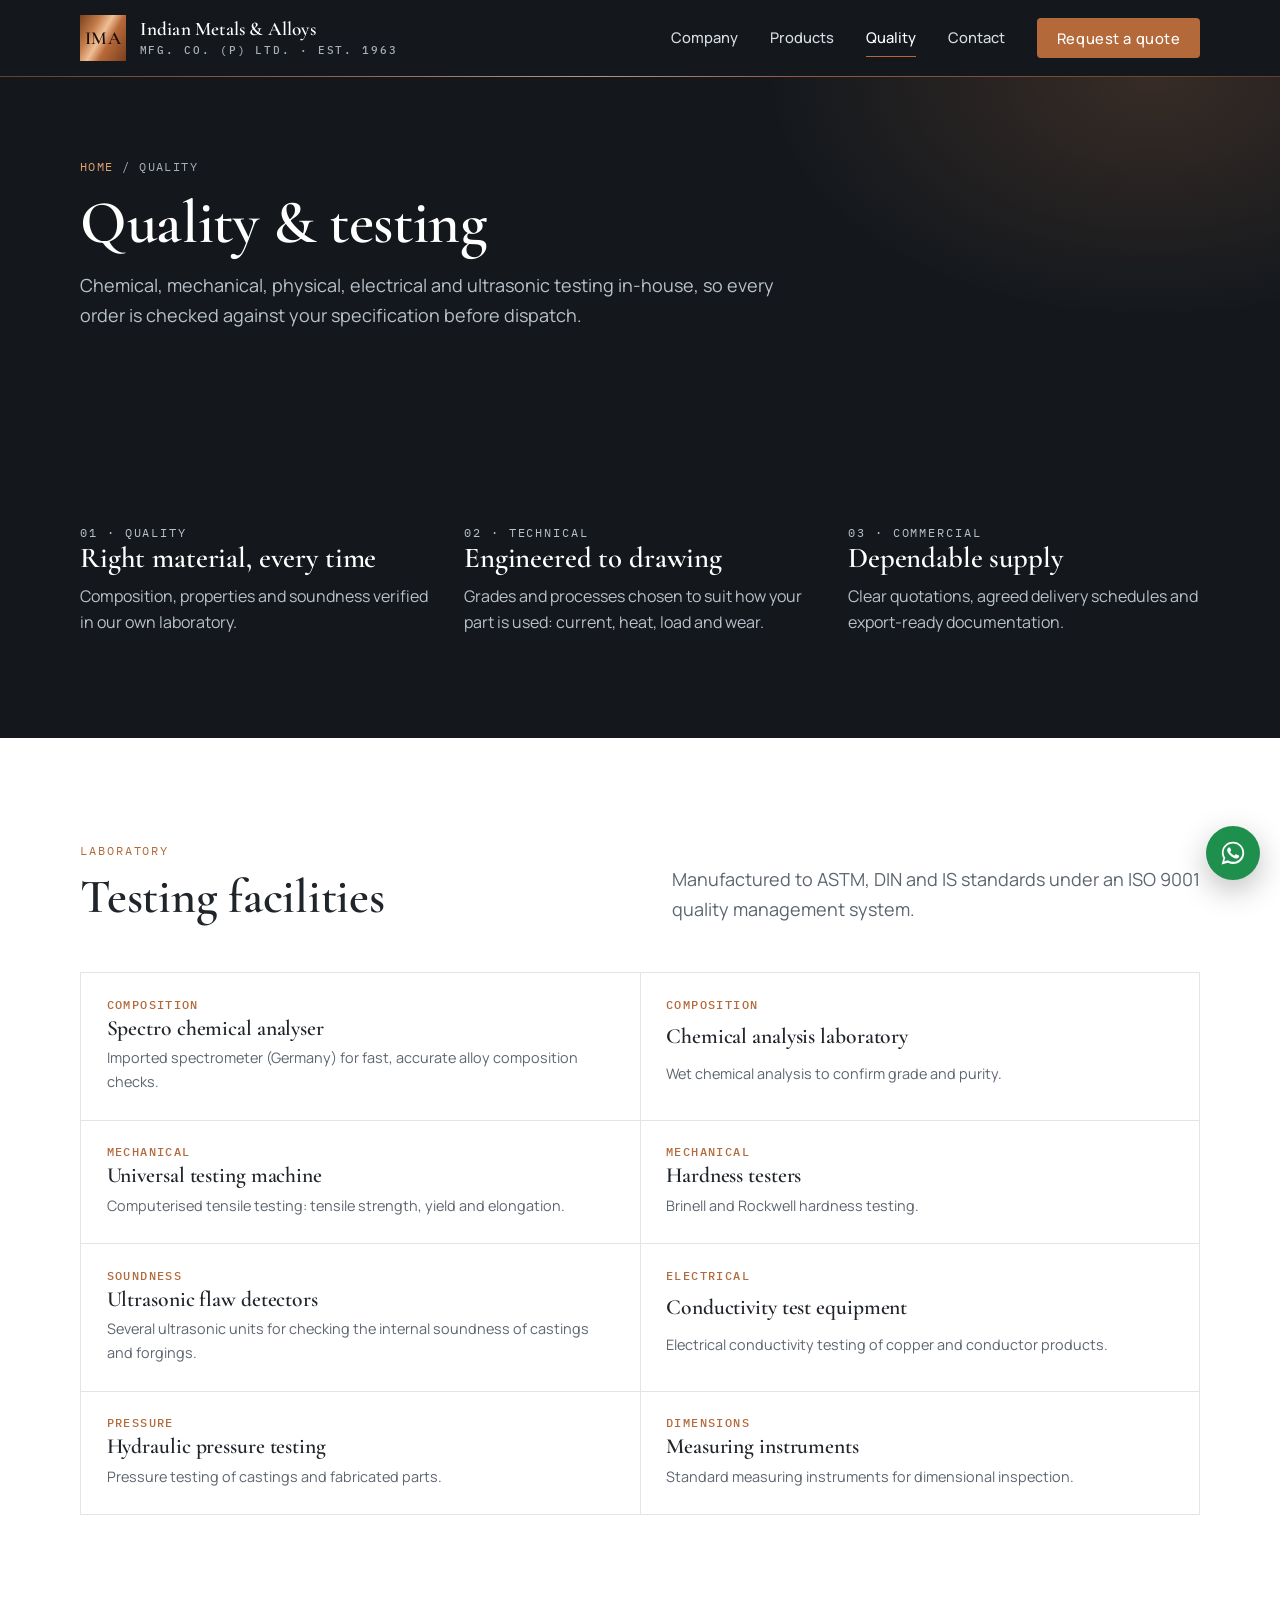
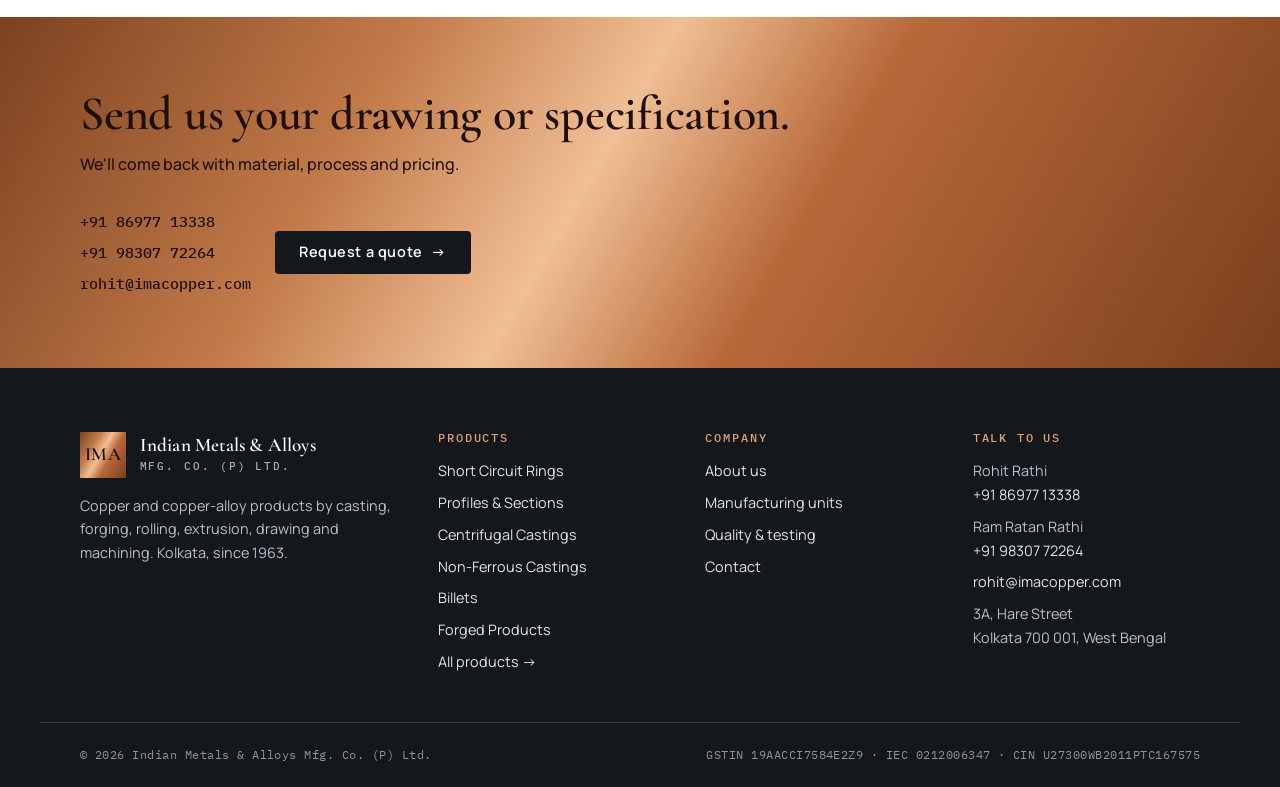
<file: quality.html>
<!doctype html>
<html lang="en">
<head>
<meta charset="utf-8">
<meta name="viewport" content="width=device-width, initial-scale=1">
<title>Quality &amp; Testing | Indian Metals &amp; Alloys</title>
<meta name="description" content="Quality and testing at Indian Metals &amp; Alloys: spectro analysis, universal testing, ultrasonic flaw detection, conductivity and hardness testing.">
<meta name="robots" content="noindex,nofollow">
<meta property="og:title" content="Quality &amp; Testing | Indian Metals &amp; Alloys">
<meta property="og:description" content="Quality and testing at Indian Metals &amp; Alloys: spectro analysis, universal testing, ultrasonic flaw detection, conductivity and hardness testing.">
<meta name="theme-color" content="#14181d">

<link rel="preconnect" href="https://fonts.googleapis.com">
<link rel="preconnect" href="https://fonts.gstatic.com" crossorigin>
<link rel="stylesheet" href="https://fonts.googleapis.com/css2?family=Cormorant+Garamond:ital,wght@0,500;0,600;1,600&family=IBM+Plex+Mono:wght@400;500&family=Manrope:wght@400;500;600;700&display=swap">
<link rel="stylesheet" href="style.css">
<link rel="icon" href="data:image/svg+xml,%3Csvg%20xmlns%3D%22http%3A%2F%2Fwww.w3.org%2F2000%2Fsvg%22%20viewBox%3D%220%200%2064%2064%22%3E%3Crect%20width%3D%2264%22%20height%3D%2264%22%20fill%3D%22%23b4693a%22%2F%3E%3Ctext%20x%3D%2232%22%20y%3D%2244%22%20font-family%3D%22Georgia%2Cserif%22%20font-size%3D%2234%22%20font-weight%3D%22700%22%20text-anchor%3D%22middle%22%20fill%3D%22%231b0f07%22%3ECu%3C%2Ftext%3E%3C%2Fsvg%3E">

</head>
<body>
<header class="site-header">
  <div class="wrap header-row">
    <a class="brand" href="index.html" aria-label="Indian Metals &amp; Alloys Mfg. Co. (P) Ltd. home">
      <span class="brand-mark">IMA</span>
      <span class="brand-name">Indian Metals &amp; Alloys<small>Mfg. Co. (P) Ltd. · Est. 1963</small></span>
    </a>
    <button class="nav-toggle" aria-expanded="false" aria-controls="site-nav">Menu</button>
    <nav class="nav" id="site-nav"><a href="company.html">Company</a><a href="products.html">Products</a><a href="quality.html" aria-current="page">Quality</a><a href="contact.html">Contact</a><a class="btn btn-copper" href="contact.html#enquiry">Request a quote</a></nav>
  </div>
</header>
<main>

<section class="page-head">
  <div class="wrap">
    <p class="crumbs"><a href="index.html">Home</a> / Quality</p>
    <h1>Quality &amp; testing</h1>
    <p class="lead">Chemical, mechanical, physical, electrical and ultrasonic testing in-house, so every order is checked against your specification before dispatch.</p>
  </div>
</section>

<section class="section dark">
  <div class="wrap pillars">
    <div class="pillar"><p class="eyebrow">01 · Quality</p><h3>Right material, every time</h3><p>Composition, properties and soundness verified in our own laboratory.</p></div>
    <div class="pillar"><p class="eyebrow">02 · Technical</p><h3>Engineered to drawing</h3><p>Grades and processes chosen to suit how your part is used: current, heat, load and wear.</p></div>
    <div class="pillar"><p class="eyebrow">03 · Commercial</p><h3>Dependable supply</h3><p>Clear quotations, agreed delivery schedules and export-ready documentation.</p></div>
  </div>
</section>

<section class="section">
  <div class="wrap">
    <div class="section-head">
      <div><p class="eyebrow">Laboratory</p><h2>Testing facilities</h2></div>
      <p class="lead">Manufactured to ASTM, DIN and IS standards under an ISO 9001 quality management system.</p>
    </div>
    <div class="equipment"><div class="equip"><span class="what">Composition</span><h3>Spectro chemical analyser</h3><p>Imported spectrometer (Germany) for fast, accurate alloy composition checks.</p></div><div class="equip"><span class="what">Composition</span><h3>Chemical analysis laboratory</h3><p>Wet chemical analysis to confirm grade and purity.</p></div><div class="equip"><span class="what">Mechanical</span><h3>Universal testing machine</h3><p>Computerised tensile testing: tensile strength, yield and elongation.</p></div><div class="equip"><span class="what">Mechanical</span><h3>Hardness testers</h3><p>Brinell and Rockwell hardness testing.</p></div><div class="equip"><span class="what">Soundness</span><h3>Ultrasonic flaw detectors</h3><p>Several ultrasonic units for checking the internal soundness of castings and forgings.</p></div><div class="equip"><span class="what">Electrical</span><h3>Conductivity test equipment</h3><p>Electrical conductivity testing of copper and conductor products.</p></div><div class="equip"><span class="what">Pressure</span><h3>Hydraulic pressure testing</h3><p>Pressure testing of castings and fabricated parts.</p></div><div class="equip"><span class="what">Dimensions</span><h3>Measuring instruments</h3><p>Standard measuring instruments for dimensional inspection.</p></div></div>
  </div>
</section>
<section class="cta">
  <div class="wrap">
    <div>
      <h2>Send us your drawing or specification.</h2>
      <p>We'll come back with material, process and pricing.</p>
    </div>
    <div style="display:flex;flex-wrap:wrap;gap:1.5rem;align-items:center">
      <div class="phones"><a href="tel:+918697713338">+91 86977 13338</a><a href="tel:+919830772264">+91 98307 72264</a><a href="mailto:rohit@imacopper.com">rohit@imacopper.com</a></div>
      <a class="btn btn-ink arrow" href="contact.html#enquiry">Request a quote</a>
    </div>
  </div>
</section>
</main>
<footer class="site-footer">
  <div class="wrap footer-grid">
    <div class="footer-brand">
      <a class="brand" href="index.html"><span class="brand-mark">IMA</span><span class="brand-name" style="color:#fff">Indian Metals &amp; Alloys<small>Mfg. Co. (P) Ltd.</small></span></a>
      <p>Copper and copper-alloy products by casting, forging, rolling, extrusion, drawing and machining. Kolkata, since 1963.</p>
    </div>
    <div><h4>Products</h4><ul><li><a href="products.html#short-circuit-rings">Short Circuit Rings</a></li><li><a href="products.html#profiles-sections">Profiles &amp; Sections</a></li><li><a href="products.html#centrifugal-castings">Centrifugal Castings</a></li><li><a href="products.html#non-ferrous-castings">Non-Ferrous Castings</a></li><li><a href="products.html#billets">Billets</a></li><li><a href="products.html#forged-products">Forged Products</a></li><li><a href="products.html">All products →</a></li></ul></div>
    <div><h4>Company</h4><ul><li><a href="company.html">About us</a></li><li><a href="company.html#units">Manufacturing units</a></li><li><a href="quality.html">Quality &amp; testing</a></li><li><a href="contact.html">Contact</a></li></ul></div>
    <div><h4>Talk to us</h4><ul><li>Rohit Rathi<br><a href="tel:+918697713338">+91 86977 13338</a></li><li>Ram Ratan Rathi<br><a href="tel:+919830772264">+91 98307 72264</a></li><li><a href="mailto:rohit@imacopper.com">rohit@imacopper.com</a></li><li>3A, Hare Street<br>Kolkata 700 001, West Bengal</li></ul></div>
  </div>
  <div class="wrap legal">
    <span>© 2026 Indian Metals &amp; Alloys Mfg. Co. (P) Ltd.</span>
    <span>GSTIN 19AACCI7584E2Z9 · IEC 0212006347 · CIN U27300WB2011PTC167575</span>
  </div>
</footer>
<a class="wa" href="https://wa.me/918697713338?text=Hello%2C%20I%20have%20an%20enquiry%20for%20Indian%20Metals%20%26%20Alloys." target="_blank" rel="noopener" aria-label="Chat on WhatsApp"><svg viewBox="0 0 32 32" aria-hidden="true"><path d="M16 3C9 3 3.3 8.6 3.3 15.6c0 2.2.6 4.4 1.7 6.3L3 29l7.3-1.9c1.8 1 3.8 1.5 5.8 1.5 7 0 12.7-5.7 12.7-12.6C28.8 8.6 23 3 16 3zm0 23.1c-1.9 0-3.7-.5-5.3-1.5l-.4-.2-4.3 1.1 1.2-4.2-.3-.4c-1.1-1.7-1.6-3.6-1.6-5.6C5.3 9.9 10.1 5.2 16 5.2s10.7 4.7 10.7 10.5S21.9 26.1 16 26.1zm5.9-7.8c-.3-.2-1.9-.9-2.2-1s-.5-.2-.7.2-.8 1-1 1.2-.4.2-.7.1c-.3-.2-1.4-.5-2.6-1.6-1-.9-1.6-1.9-1.8-2.2s0-.5.1-.6l.5-.6c.2-.2.2-.4.3-.6.1-.2 0-.4 0-.6l-1-2.4c-.3-.6-.5-.5-.7-.5h-.6c-.2 0-.6.1-.9.4-.3.3-1.2 1.1-1.2 2.8s1.2 3.2 1.4 3.5c.2.2 2.4 3.6 5.8 5 .8.4 1.4.6 1.9.7.8.3 1.5.2 2.1.1.6-.1 1.9-.8 2.2-1.5.3-.7.3-1.4.2-1.5-.1-.2-.3-.3-.6-.4z"/></svg></a>
<script src="site.js"></script>
</body>
</html>
</file>
<file: style.css>
/* Indian Metals & Alloys — site styles
   Layout: dark graphite "furnace" bands for the story moments, cool white
   working pages for the catalogue; copper used sparingly as the one accent. */
:root {
  --ink: #14181d;
  --ink-2: #1d232a;
  --ink-3: #2a3139;
  --paper: #ffffff;
  --mist: #f2f3f4;
  --line: #e1e4e8;
  --line-dark: #333b44;
  --text: #20252b;
  --muted: #5d656f;
  --muted-dark: #a7afb8;
  --copper: #b4693a;
  --copper-light: #e0a173;
  --copper-deep: #84461f;
  --copper-sheen: linear-gradient(120deg, #7c4120 0%, #c27a49 28%, #f0bf95 46%, #b8693a 62%, #7a3f1d 100%);

  --display: "Cormorant Garamond", "Iowan Old Style", "Palatino Linotype", Georgia, serif;
  --body: "Manrope", -apple-system, BlinkMacSystemFont, "Segoe UI", Roboto, Arial, sans-serif;
  --mono: "IBM Plex Mono", ui-monospace, "SF Mono", Menlo, Consolas, monospace;

  --wrap: 1200px;
  --gutter: clamp(16px, 4vw, 40px);
  --radius: 4px;
}

*, *::before, *::after { box-sizing: border-box; }
html { scroll-behavior: smooth; -webkit-text-size-adjust: 100%; }
body {
  margin: 0;
  font-family: var(--body);
  font-size: 1rem;
  line-height: 1.65;
  color: var(--text);
  background: var(--paper);
  -webkit-font-smoothing: antialiased;
}
img { display: block; max-width: 100%; height: auto; }
a { color: inherit; }
:focus-visible { outline: 2px solid var(--copper); outline-offset: 3px; }
@media (prefers-reduced-motion: reduce) { html { scroll-behavior: auto; } * { transition: none !important; animation: none !important; } }

h1, h2, h3 { font-family: var(--display); font-weight: 600; line-height: 1.08; margin: 0; text-wrap: balance; letter-spacing: -0.005em; }
h1 { font-size: clamp(2.6rem, 6vw, 4.6rem); }
h2 { font-size: clamp(2rem, 4vw, 3rem); }
h3 { font-size: 1.5rem; }
p { margin: 0; }
.wrap { max-width: var(--wrap); margin: 0 auto; padding-inline: var(--gutter); }
.eyebrow {
  font-family: var(--mono);
  font-size: 0.75rem;
  letter-spacing: 0.16em;
  text-transform: uppercase;
  color: var(--copper);
}
.lead { font-size: 1.125rem; color: var(--muted); max-width: 40em; }
.mono { font-family: var(--mono); }

/* Buttons */
.btn {
  display: inline-flex; align-items: center; justify-content: center; gap: 0.6em;
  padding: 0.95em 1.6em;
  border-radius: var(--radius);
  font: 600 0.9rem/1 var(--body);
  letter-spacing: 0.04em;
  text-decoration: none;
  border: 1px solid transparent;
  cursor: pointer;
  transition: background-color .2s, color .2s, border-color .2s;
}
.btn-copper { background: var(--copper); color: #fff; }
.btn-copper:hover { background: var(--copper-deep); }
.btn-line { border-color: currentColor; color: inherit; background: transparent; }
.btn-line:hover { background: rgba(255,255,255,.08); }
.on-light .btn-line:hover { background: var(--mist); }
.arrow::after { content: "→"; font-family: var(--body); }

/* Header */
.site-header {
  position: sticky; top: 0; z-index: 50;
  background: var(--ink);
  color: #fff;
  border-bottom: 1px solid var(--line-dark);
}
.site-header::after { content: ""; position: absolute; left: 0; right: 0; bottom: -1px; height: 1px; background: var(--copper-sheen); opacity: .7; }
.header-row { display: flex; align-items: center; justify-content: space-between; gap: 1.5rem; min-height: 76px; }
.brand { display: flex; align-items: center; gap: 0.85rem; text-decoration: none; }
.brand-mark {
  width: 46px; height: 46px; flex: none;
  display: grid; place-items: center;
  background: var(--copper-sheen);
  color: #1b0f07;
  font: 600 1.15rem/1 var(--display);
  letter-spacing: 0.02em;
}
.brand-name { font: 600 1.2rem/1.1 var(--display); letter-spacing: 0.01em; }
.brand-name small { display: block; font: 500 0.66rem/1.4 var(--mono); letter-spacing: 0.18em; text-transform: uppercase; color: var(--muted-dark); margin-top: 3px; }
.nav { display: flex; align-items: center; gap: 2rem; }
.nav a { text-decoration: none; font-size: 0.92rem; font-weight: 500; color: #d8dde2; padding-block: 0.4rem; border-bottom: 1px solid transparent; }
.nav a:hover, .nav a[aria-current="page"] { color: #fff; border-bottom-color: var(--copper); }
.nav .btn { color: #fff; border-bottom: 0; padding: 0.8em 1.25em; }
.nav-toggle { display: none; background: none; border: 1px solid var(--line-dark); color: #fff; border-radius: var(--radius); padding: 0.55rem 0.75rem; font: inherit; cursor: pointer; }

/* Hero */
.hero { background: var(--ink); color: #fff; position: relative; overflow: hidden; }
.hero::before {
  content: ""; position: absolute; inset: 0;
  background:
    radial-gradient(60% 80% at 85% 20%, rgba(196, 122, 73, .22), transparent 60%),
    linear-gradient(transparent 0 calc(100% - 1px), rgba(255,255,255,.04) 0) 0 0 / 100% 64px;
  pointer-events: none;
}
.hero-grid { position: relative; display: grid; grid-template-columns: minmax(0, 1.25fr) minmax(0, 0.75fr); gap: clamp(2rem, 5vw, 5rem); align-items: center; padding-block: clamp(4rem, 9vw, 7.5rem); }
.hero h1 em { font-style: italic; background: var(--copper-sheen); -webkit-background-clip: text; background-clip: text; color: transparent; }
.hero .lead { color: #b9c1c9; margin-top: 1.5rem; }
.hero-actions { display: flex; flex-wrap: wrap; gap: 0.9rem; margin-top: 2.25rem; }
.hero-meta { display: flex; flex-wrap: wrap; gap: 0.5rem 1.75rem; margin-top: 2.75rem; font-family: var(--mono); font-size: 0.78rem; letter-spacing: 0.08em; color: var(--muted-dark); text-transform: uppercase; }
.hero-meta span::before { content: "◆"; color: var(--copper); margin-right: 0.6em; font-size: 0.6em; vertical-align: 0.2em; }

/* Periodic-table tile for copper */
.element {
  position: relative;
  aspect-ratio: 1 / 1.08;
  max-width: 360px; width: 100%; margin-left: auto;
  background: var(--copper-sheen);
  color: #24130a;
  padding: clamp(1.25rem, 3vw, 2rem);
  display: grid; grid-template-rows: auto 1fr auto;
  box-shadow: 0 30px 80px rgba(0,0,0,.45), inset 0 0 0 1px rgba(255,255,255,.25);
}
.element .num { font: 500 1.1rem/1 var(--mono); display: flex; justify-content: space-between; }
.element .sym { font: 600 clamp(6rem, 13vw, 9.5rem)/0.9 var(--display); align-self: center; letter-spacing: -0.03em; }
.element .name { font: 600 1.6rem/1 var(--display); }
.element .mass { font: 500 0.95rem/1.4 var(--mono); margin-top: 0.4rem; }
.element-caption { max-width: 360px; margin: 1rem 0 0 auto; font-family: var(--mono); font-size: 0.72rem; letter-spacing: 0.12em; text-transform: uppercase; color: var(--muted-dark); }

/* Figures strip */
.figures { background: var(--ink-2); color: #fff; border-top: 1px solid var(--line-dark); }
.figures-row { display: grid; grid-template-columns: repeat(5, minmax(0, 1fr)); }
.figure { padding: 1.9rem 1.25rem; border-left: 1px solid var(--line-dark); }
.figure:first-child { border-left: 0; padding-left: 0; }
.figure b { display: block; font: 600 2.4rem/1 var(--display); color: var(--copper-light); font-variant-numeric: lining-nums; }
.figure span { display: block; margin-top: 0.5rem; font-size: 0.85rem; color: var(--muted-dark); }

/* Sections */
.section { padding-block: clamp(4rem, 8vw, 6.5rem); }
.section.mist { background: var(--mist); }
.section.dark { background: var(--ink); color: #fff; }
.section.dark .lead { color: #b9c1c9; }
.section-head { display: grid; grid-template-columns: minmax(0, 1fr) minmax(0, 1fr); gap: 2rem 4rem; align-items: end; margin-bottom: 3rem; }
.section-head h2 { margin-top: 0.75rem; }
.section-head.single { grid-template-columns: minmax(0, 1fr); max-width: 760px; }

/* Division cards */
.divisions { display: grid; grid-template-columns: repeat(4, minmax(0, 1fr)); gap: 1px; background: var(--line); border: 1px solid var(--line); }
.division { background: var(--paper); text-decoration: none; display: flex; flex-direction: column; transition: background-color .2s; }
.division:hover { background: #fbf7f4; }
.division .ph { aspect-ratio: 4 / 3; background: var(--mist); overflow: hidden; }
.division .ph img { width: 100%; height: 100%; object-fit: cover; transition: transform .5s; }
.division:hover .ph img { transform: scale(1.04); }
.division .tx { padding: 1.25rem 1.25rem 1.5rem; display: grid; gap: 0.4rem; }
.division h3 { font-size: 1.35rem; }
.division p { font-size: 0.9rem; color: var(--muted); }
.division .more { margin-top: 0.4rem; font: 500 0.75rem/1 var(--mono); letter-spacing: 0.1em; text-transform: uppercase; color: var(--copper); }

/* Processes */
.processes { display: grid; grid-template-columns: repeat(3, minmax(0, 1fr)); border-top: 1px solid var(--line-dark); }
.process { padding: 2rem 2rem 2.25rem 0; border-bottom: 1px solid var(--line-dark); }
.process:not(:nth-child(3n+1)) { padding-left: 2rem; border-left: 1px solid var(--line-dark); }
.process h3 { color: #fff; font-size: 1.7rem; }
.process p { margin-top: 0.6rem; color: #b9c1c9; font-size: 0.95rem; }
.process .tag { font: 500 0.72rem/1 var(--mono); letter-spacing: 0.14em; text-transform: uppercase; color: var(--copper-light); display: block; margin-bottom: 1rem; }

/* Materials tiles */
.materials { display: grid; grid-template-columns: repeat(5, minmax(0, 1fr)); gap: 0.75rem; }
@media (max-width: 1080px) { .materials { grid-template-columns: repeat(3, minmax(0, 1fr)); } }
@media (max-width: 560px) { .materials { grid-template-columns: repeat(2, minmax(0, 1fr)); } }
.alloy { border: 1px solid var(--line); background: var(--paper); padding: 1rem 1rem 1.1rem; display: grid; gap: 0.35rem; }
.alloy .code { font: 600 1.05rem/1.2 var(--mono); color: var(--copper-deep); }
.alloy .full { font-size: 0.86rem; font-weight: 600; }
.alloy .use { font-size: 0.8rem; color: var(--muted); line-height: 1.5; }
.standards { display: flex; flex-wrap: wrap; align-items: center; gap: 0.75rem 1.5rem; margin-top: 2rem; font-family: var(--mono); font-size: 0.85rem; }
.standards b { font-weight: 500; letter-spacing: 0.08em; padding: 0.4rem 0.75rem; border: 1px solid var(--copper); color: var(--copper-deep); }

/* Industries */
.industries { display: grid; grid-template-columns: repeat(3, minmax(0, 1fr)); gap: 1.25rem; }
.industry { border-top: 2px solid var(--text); padding-top: 1.1rem; }
.industry h3 { font-size: 1.45rem; }
.industry p { margin-top: 0.5rem; font-size: 0.92rem; color: var(--muted); }
.industry ul { margin: 0.75rem 0 0; padding: 0; list-style: none; display: flex; flex-wrap: wrap; gap: 0.4rem; }
.industry li { font-size: 0.78rem; padding: 0.3rem 0.6rem; background: var(--mist); }

/* Split blocks */
.split { display: grid; grid-template-columns: minmax(0, 1fr) minmax(0, 1fr); gap: clamp(2rem, 5vw, 5rem); align-items: start; }
.checklist { list-style: none; margin: 0; padding: 0; border-top: 1px solid var(--line); }
.checklist li { padding: 0.95rem 0; border-bottom: 1px solid var(--line); display: flex; gap: 1rem; align-items: baseline; }
.checklist li::before { content: ""; flex: none; width: 8px; height: 8px; background: var(--copper); transform: rotate(45deg) translateY(-2px); }
.dark .checklist { border-color: var(--line-dark); }
.dark .checklist li { border-color: var(--line-dark); color: #dfe4e8; }

.markets { display: flex; flex-wrap: wrap; gap: 0.6rem; margin-top: 1.5rem; }
.market { font-family: var(--mono); font-size: 0.85rem; padding: 0.55rem 0.9rem; border: 1px solid var(--line-dark); color: #e7ebee; }
.market b { color: var(--copper-light); font-weight: 500; margin-right: 0.5em; }

/* CTA band */
.cta { background: var(--copper-sheen); color: #1f1007; }
.cta .wrap { display: flex; flex-wrap: wrap; align-items: center; justify-content: space-between; gap: 2rem; padding-block: clamp(3rem, 6vw, 4.5rem); }
.cta h2 { max-width: 16em; }
.cta p { margin-top: 0.6rem; font-weight: 500; }
.cta .btn-ink { background: var(--ink); color: #fff; }
.cta .btn-ink:hover { background: var(--ink-3); }
.cta .phones { display: grid; gap: 0.35rem; font-family: var(--mono); font-size: 0.95rem; }
.cta .phones a { text-decoration: none; font-weight: 500; }

/* Page head (inner pages) */
.page-head { background: var(--ink); color: #fff; position: relative; overflow: hidden; }
.page-head::before { content: ""; position: absolute; inset: 0; background: radial-gradient(50% 120% at 90% 0%, rgba(196,122,73,.2), transparent 60%); }
.page-head .wrap { position: relative; padding-block: clamp(3rem, 7vw, 5rem); }
.page-head h1 { font-size: clamp(2.4rem, 5vw, 3.8rem); margin-top: 0.8rem; }
.page-head .lead { color: #b9c1c9; margin-top: 1rem; }
.crumbs { font-family: var(--mono); font-size: 0.75rem; letter-spacing: 0.12em; text-transform: uppercase; color: var(--muted-dark); }
.crumbs a { text-decoration: none; color: var(--copper-light); }

/* Products page */
.catalogue { display: grid; grid-template-columns: 260px minmax(0, 1fr); gap: 3.5rem; align-items: start; }
.cat-nav { position: sticky; top: 100px; display: grid; gap: 0.15rem; }
.cat-nav .search { margin-bottom: 1rem; }
.cat-nav input {
  width: 100%; font: inherit; font-size: 0.9rem; padding: 0.75rem 0.9rem;
  border: 1px solid var(--line); border-radius: var(--radius); background: var(--paper);
}
.cat-nav a { text-decoration: none; font-size: 0.9rem; color: var(--muted); padding: 0.45rem 0 0.45rem 0.9rem; border-left: 2px solid var(--line); }
.cat-nav a:hover, .cat-nav a.active { color: var(--text); border-left-color: var(--copper); }
.division-block { padding-bottom: 3.5rem; margin-bottom: 3.5rem; border-bottom: 1px solid var(--line); scroll-margin-top: 100px; }
.division-block:last-child { border-bottom: 0; margin-bottom: 0; }
.division-block .intro { display: grid; grid-template-columns: minmax(0, 1fr) 260px; gap: 2rem; align-items: start; }
.division-block h2 { font-size: clamp(1.9rem, 3.2vw, 2.5rem); margin-top: 0.5rem; }
.division-block .intro p { margin-top: 0.9rem; color: var(--muted); max-width: 38em; }
.division-block .intro img { width: 100%; aspect-ratio: 4/3; object-fit: cover; background: var(--mist); }
.products { margin-top: 2rem; display: grid; grid-template-columns: repeat(auto-fill, minmax(230px, 1fr)); border-top: 1px solid var(--line); border-left: 1px solid var(--line); }
.product { background: var(--paper); border-right: 1px solid var(--line); border-bottom: 1px solid var(--line); padding: 1rem 1.1rem; display: flex; justify-content: space-between; align-items: center; gap: 0.75rem; }
.product span { font-size: 0.92rem; font-weight: 500; }
.product a { flex: none; font: 500 0.7rem/1 var(--mono); letter-spacing: 0.1em; text-transform: uppercase; color: var(--copper); text-decoration: none; padding: 0.45rem 0.55rem; border: 1px solid var(--line); }
.product a:hover { border-color: var(--copper); }
.product[hidden], .division-block[hidden] { display: none; }
.no-results { padding: 2rem; border: 1px dashed var(--line); color: var(--muted); }
.spec-note { margin-top: 1rem; font-size: 0.85rem; color: var(--muted); font-family: var(--mono); }

/* Company page */
.people { display: grid; grid-template-columns: repeat(2, minmax(0, 1fr)); gap: 1.25rem; }
.person { border: 1px solid var(--line); padding: 1.75rem; display: grid; gap: 0.3rem; }
.person .role { font: 500 0.75rem/1.2 var(--mono); letter-spacing: 0.12em; text-transform: uppercase; color: var(--copper); }
.person h3 { font-size: 1.7rem; }
.person a { font-family: var(--mono); font-size: 0.95rem; text-decoration: none; margin-top: 0.4rem; }
.units { display: grid; grid-template-columns: repeat(3, minmax(0, 1fr)); gap: 1px; background: var(--line-dark); border: 1px solid var(--line-dark); }
.unit { background: var(--ink); padding: 2rem; display: grid; gap: 0.6rem; align-content: start; }
.unit .kind { font: 500 0.72rem/1 var(--mono); letter-spacing: 0.14em; text-transform: uppercase; color: var(--copper-light); }
.unit h3 { color: #fff; font-size: 1.6rem; }
.unit p { color: #b9c1c9; font-size: 0.93rem; }
.factsheet { width: 100%; border-collapse: collapse; font-size: 0.95rem; }
.factsheet th, .factsheet td { text-align: left; padding: 0.9rem 0; border-bottom: 1px solid var(--line); vertical-align: top; }
.factsheet th { width: 40%; font-weight: 500; color: var(--muted); padding-right: 1.5rem; }
.factsheet td.mono { font-size: 0.9rem; }
.prose p + p { margin-top: 1.1rem; }
.prose p { font-size: 1.05rem; color: #3a4148; }
.prose p:first-child::first-letter { font-family: var(--display); font-size: 3.6em; float: left; line-height: 0.85; padding: 0.06em 0.12em 0 0; color: var(--copper); }

/* Quality page */
.equipment { display: grid; grid-template-columns: repeat(2, minmax(0, 1fr)); gap: 1px; background: var(--line); border: 1px solid var(--line); }
.equip { background: var(--paper); padding: 1.6rem; display: grid; gap: 0.4rem; }
.equip .what { font: 500 0.72rem/1 var(--mono); letter-spacing: 0.12em; text-transform: uppercase; color: var(--copper); }
.equip h3 { font-size: 1.35rem; }
.equip p { font-size: 0.9rem; color: var(--muted); }
.pillars { display: grid; grid-template-columns: repeat(3, minmax(0, 1fr)); gap: 2rem; }
.pillar h3 { color: #fff; font-size: 1.8rem; }
.pillar p { margin-top: 0.6rem; color: #b9c1c9; }

/* Contact page */
.contact-grid { display: grid; grid-template-columns: minmax(0, 0.9fr) minmax(0, 1.1fr); gap: clamp(2rem, 5vw, 4.5rem); align-items: start; }
.addr { border-top: 2px solid var(--text); padding-block: 1.25rem 1.75rem; }
.addr .kind { font: 500 0.72rem/1 var(--mono); letter-spacing: 0.14em; text-transform: uppercase; color: var(--copper); }
.addr h3 { margin-top: 0.5rem; font-size: 1.5rem; }
.addr p { margin-top: 0.4rem; color: var(--muted); }
.addr a.map { display: inline-block; margin-top: 0.75rem; font: 500 0.78rem/1 var(--mono); letter-spacing: 0.08em; text-transform: uppercase; color: var(--copper); text-decoration: none; }
.form { background: var(--mist); padding: clamp(1.5rem, 4vw, 2.5rem); display: grid; gap: 1.1rem; }
.form h2 { font-size: 2.1rem; }
.form .row { display: grid; grid-template-columns: minmax(0, 1fr) minmax(0, 1fr); gap: 1.1rem; }
.form label { display: grid; gap: 0.4rem; font-size: 0.85rem; font-weight: 600; }
.form input, .form select, .form textarea {
  font: inherit; font-size: 0.95rem; font-weight: 400;
  padding: 0.8rem 0.9rem; border: 1px solid #cfd4da; border-radius: var(--radius); background: var(--paper); color: var(--text); width: 100%;
}
.form textarea { min-height: 140px; resize: vertical; }
.form .note { font-size: 0.82rem; color: var(--muted); }
.form-status { font-weight: 600; color: var(--copper-deep); min-height: 1.4em; }

/* Footer */
.site-footer { background: var(--ink); color: #b9c1c9; font-size: 0.9rem; }
.footer-grid { display: grid; grid-template-columns: 1.4fr 1fr 1fr 1fr; gap: 2.5rem; padding-block: 4rem 3rem; }
.site-footer h4 { margin: 0 0 1rem; font: 500 0.72rem/1 var(--mono); letter-spacing: 0.16em; text-transform: uppercase; color: var(--copper-light); }
.site-footer ul { list-style: none; margin: 0; padding: 0; display: grid; gap: 0.5rem; }
.site-footer a { text-decoration: none; color: #dfe4e8; }
.site-footer a:hover { color: #fff; }
.footer-brand p { margin-top: 1rem; max-width: 26em; }
.legal { border-top: 1px solid var(--line-dark); padding-block: 1.4rem; display: flex; flex-wrap: wrap; justify-content: space-between; gap: 0.75rem 2rem; font-family: var(--mono); font-size: 0.75rem; letter-spacing: 0.04em; color: #8b949e; }

.wa {
  position: fixed; right: 20px; bottom: 20px; z-index: 40;
  width: 54px; height: 54px; border-radius: 50%;
  display: grid; place-items: center;
  background: #1f8f4e; box-shadow: 0 10px 30px rgba(0,0,0,.25);
}
.wa svg { width: 28px; height: 28px; fill: #fff; }

/* Responsive */
@media (max-width: 1080px) {
  .divisions { grid-template-columns: repeat(2, minmax(0, 1fr)); }
  .figures-row { grid-template-columns: repeat(3, minmax(0, 1fr)); }
  .figure:nth-child(4) { border-left: 0; padding-left: 0; }
  .footer-grid { grid-template-columns: 1fr 1fr; }
  .catalogue { grid-template-columns: minmax(0, 1fr); }
  .cat-nav { position: static; grid-template-columns: repeat(auto-fill, minmax(200px, 1fr)); }
}
@media (max-width: 860px) {
  .nav-toggle { display: inline-block; }
  .nav {
    display: none; position: absolute; left: 0; right: 0; top: 100%;
    flex-direction: column; align-items: stretch; gap: 0;
    background: var(--ink); border-bottom: 1px solid var(--line-dark);
    padding: 0.5rem var(--gutter) 1.25rem;
  }
  .nav.open { display: flex; }
  .nav a { padding: 0.85rem 0; border-bottom: 1px solid var(--line-dark); }
  .nav .btn { margin-top: 1rem; }
  .hero-grid, .section-head, .split, .contact-grid, .division-block .intro { grid-template-columns: minmax(0, 1fr); }
  .element { margin: 0; max-width: 300px; }
  .element-caption { margin-left: 0; }
  .processes, .industries, .units, .pillars, .people, .equipment { grid-template-columns: minmax(0, 1fr); }
  .process, .process:not(:nth-child(3n+1)) { padding: 1.75rem 0; border-left: 0; }
  .figures-row { grid-template-columns: repeat(2, minmax(0, 1fr)); }
  .figure, .figure:nth-child(4) { border-left: 0; padding-left: 0; }
  .division-block .intro img { max-width: 420px; }
  .contact-grid > .form { order: -1; }
}
@media (max-width: 520px) {
  .divisions { grid-template-columns: minmax(0, 1fr); }
  .form .row { grid-template-columns: minmax(0, 1fr); }
  .footer-grid { grid-template-columns: minmax(0, 1fr); }
  .brand-name small { display: none; }
}
</file>
